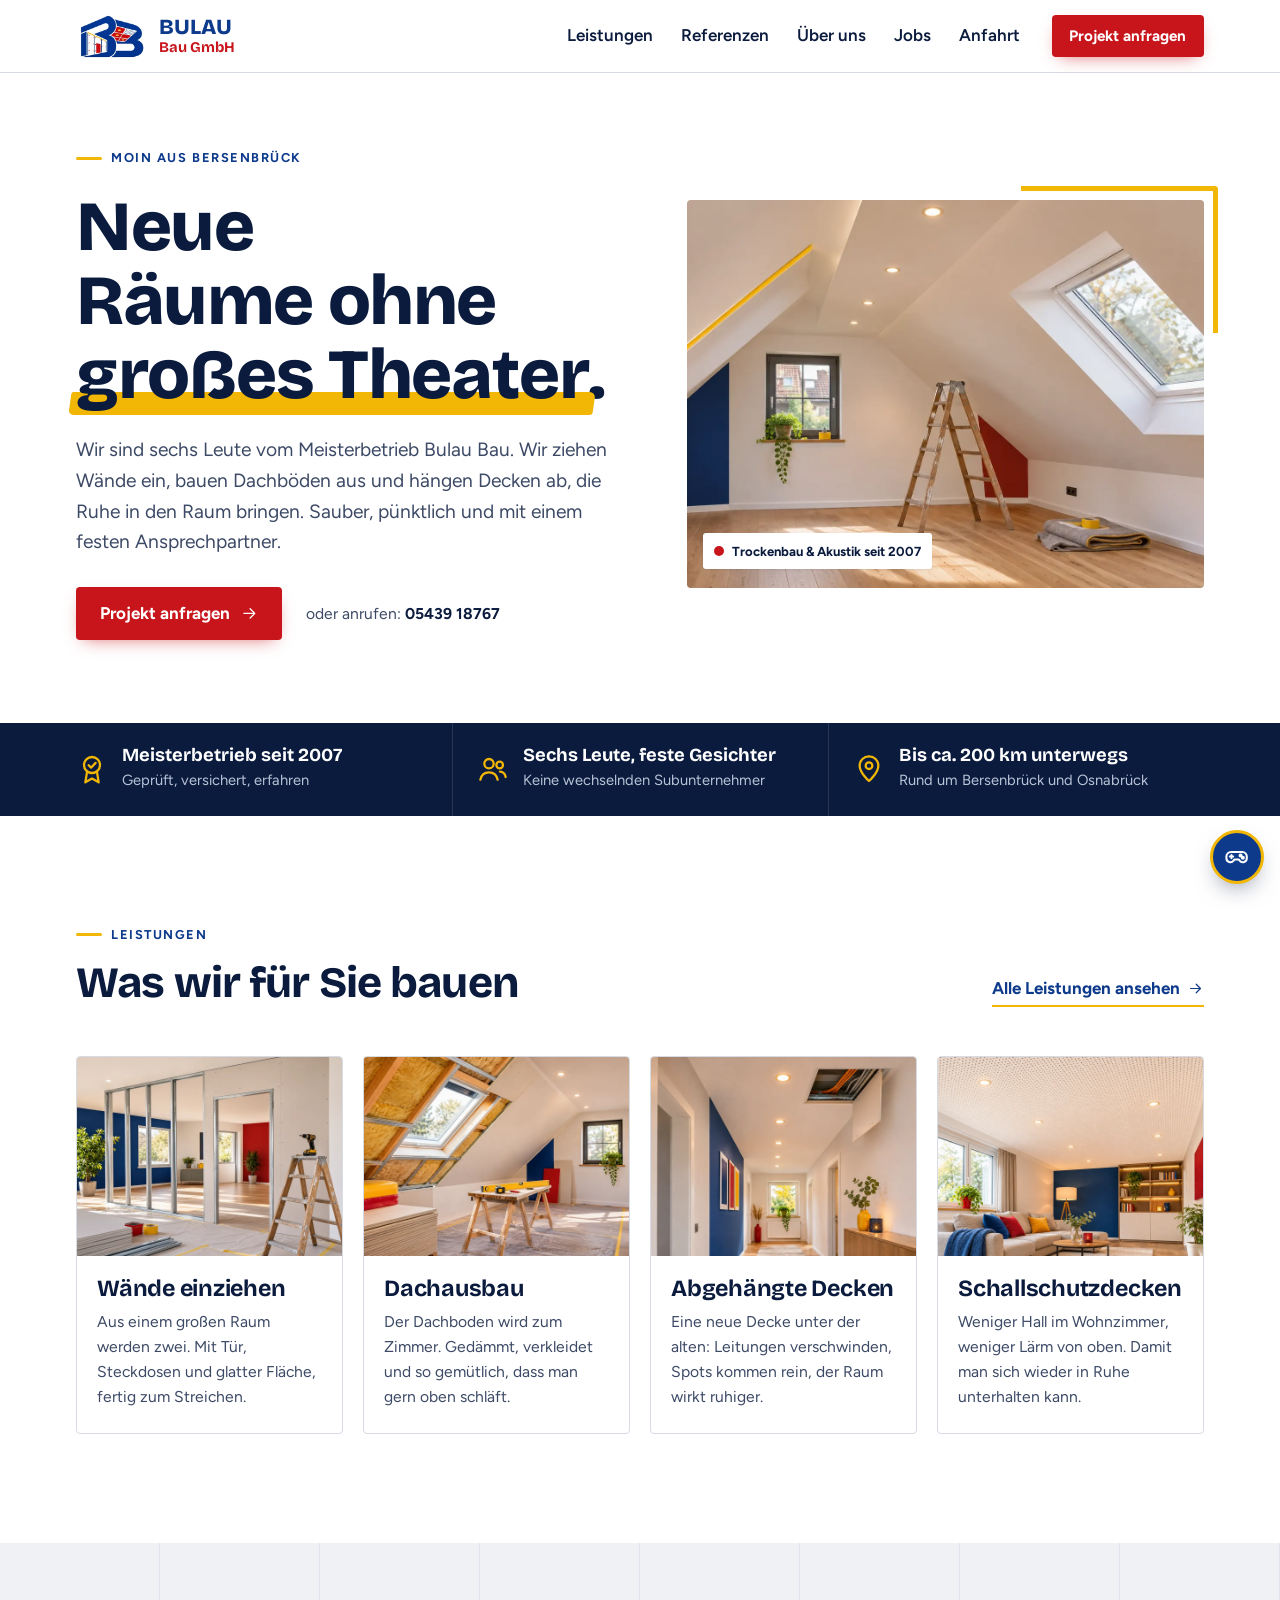
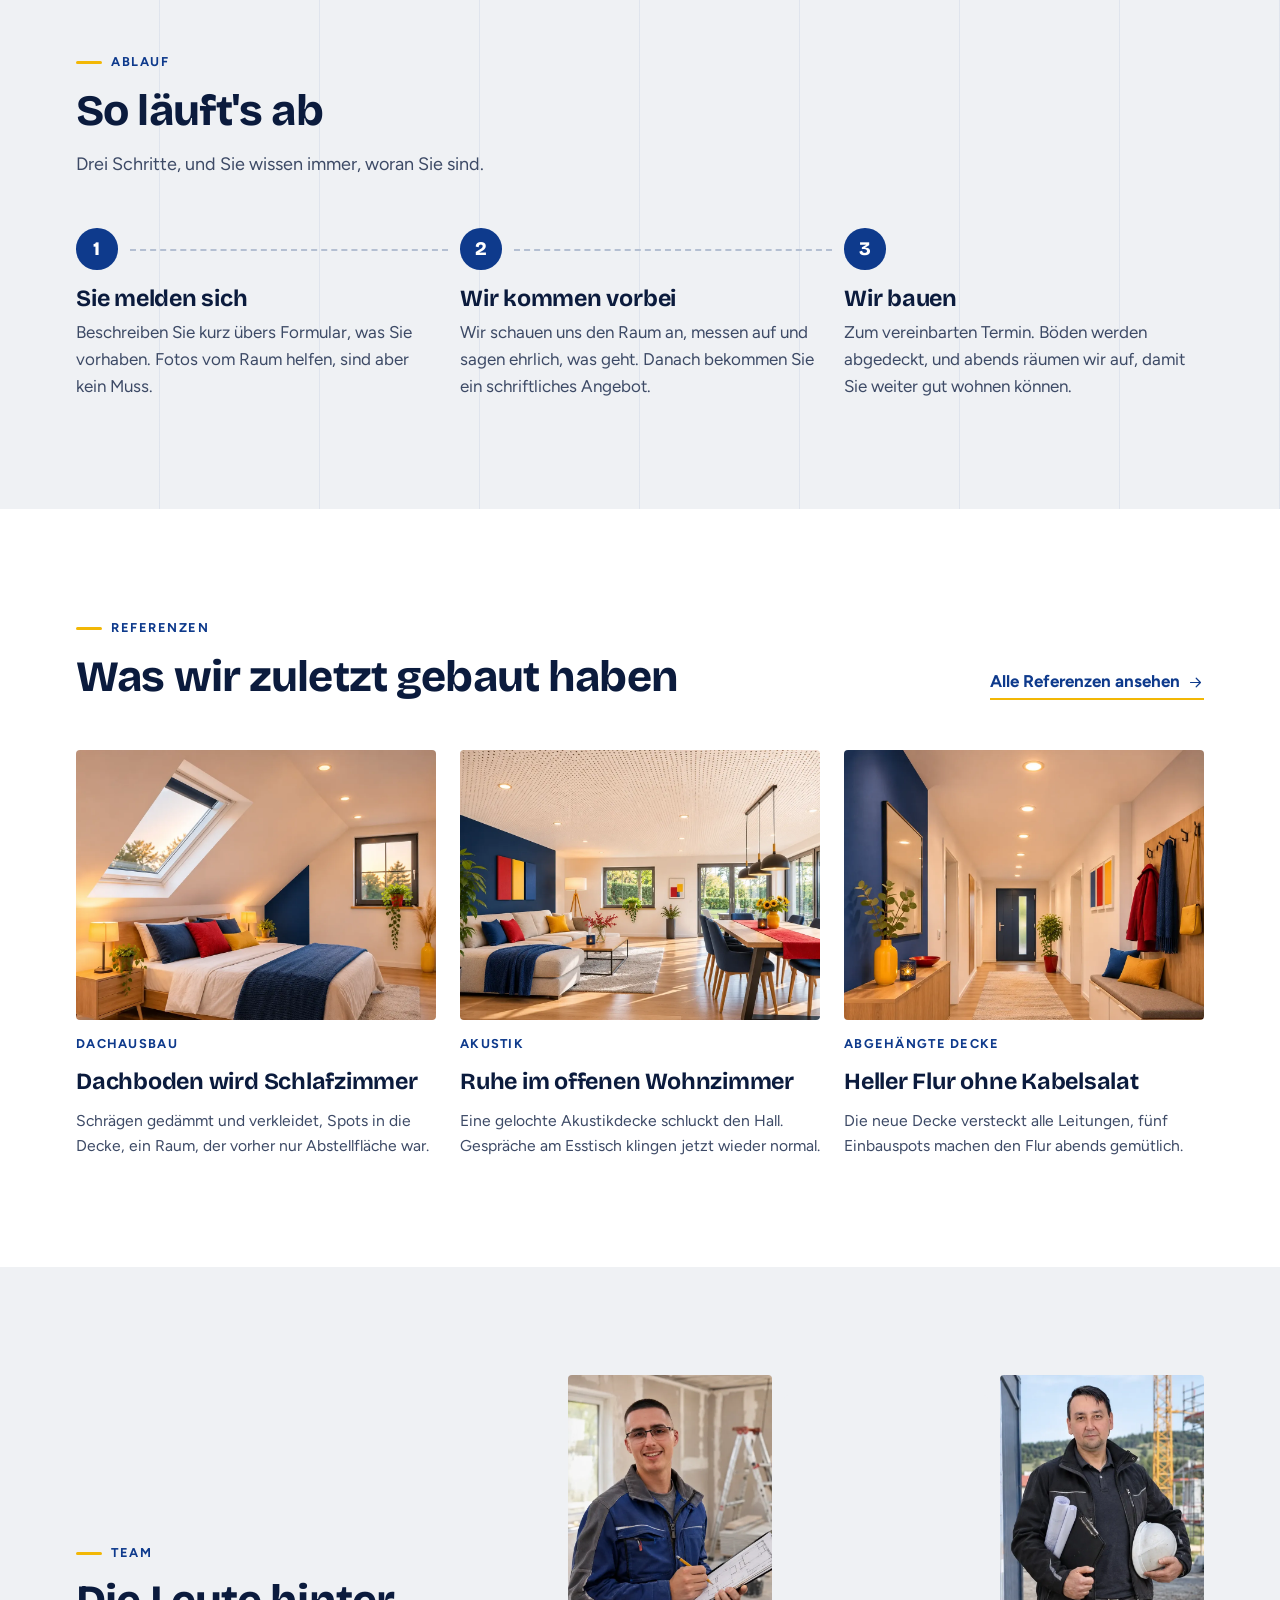
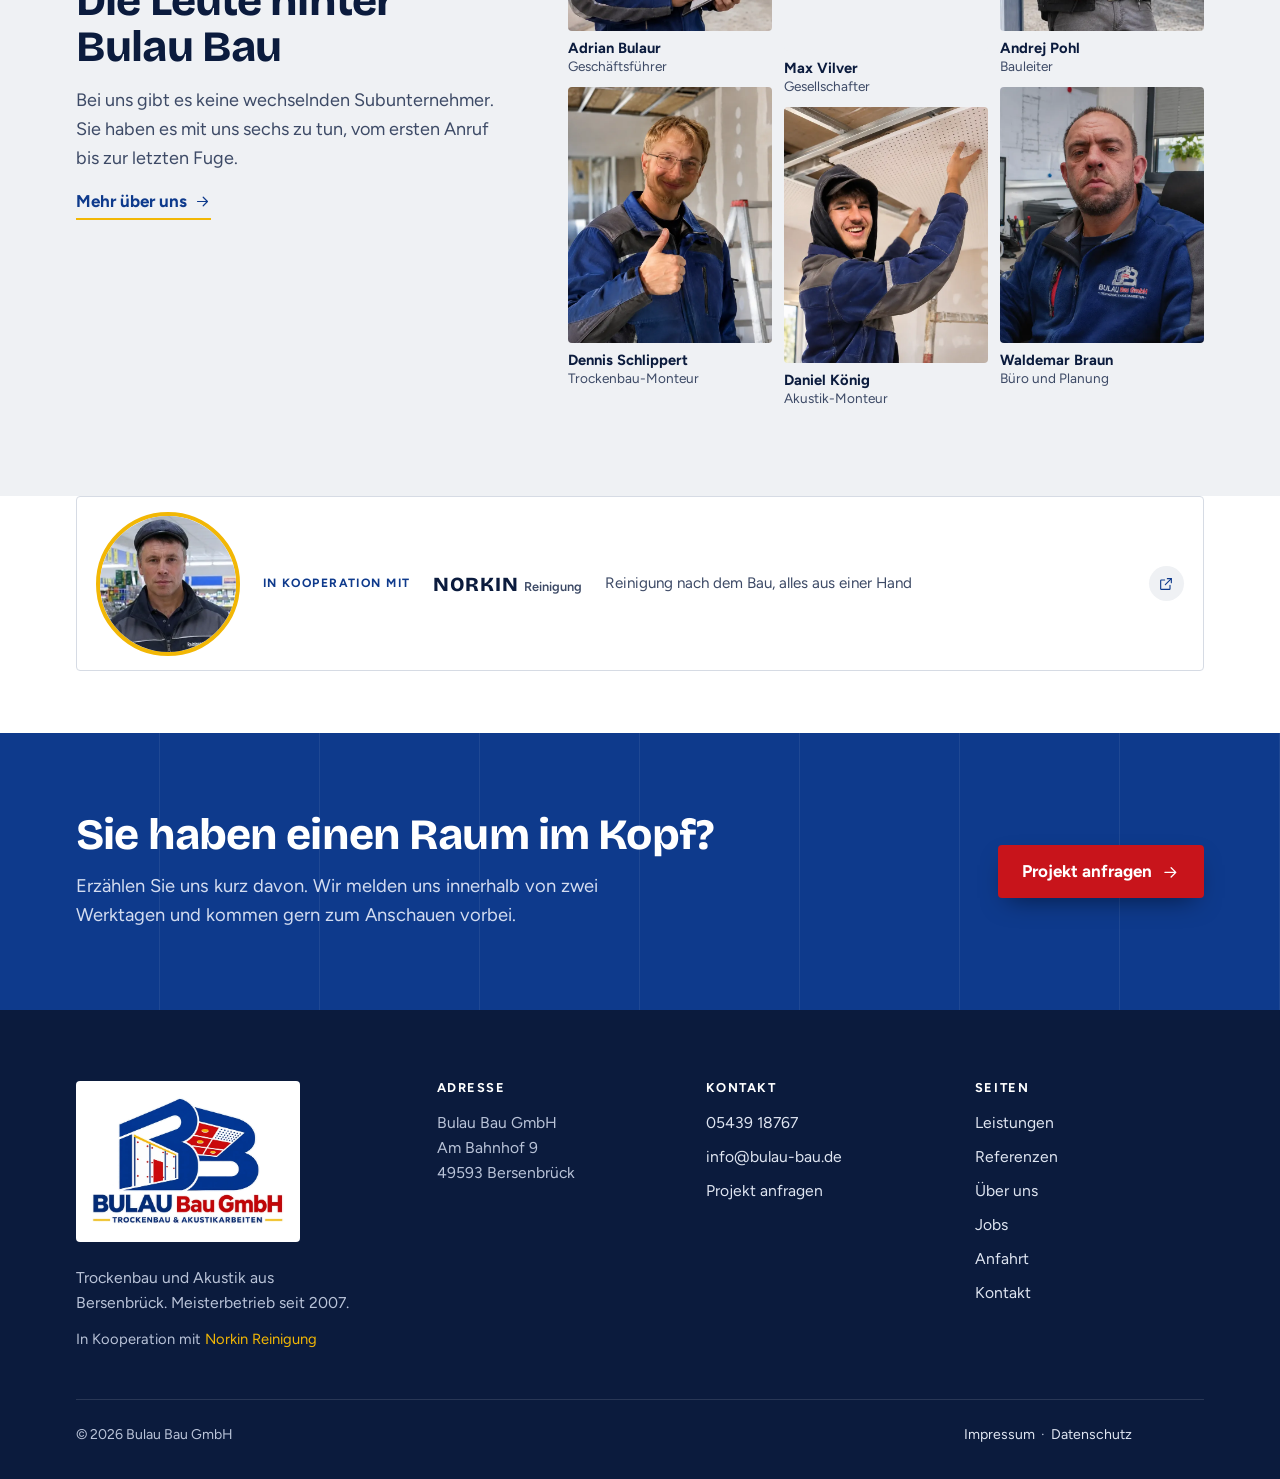
<file: index.html>
<!doctype html>
<html lang="de">
<head>
<meta charset="utf-8">
<meta name="viewport" content="width=device-width, initial-scale=1, viewport-fit=cover">
<title>Bulau Bau GmbH · Trockenbau und Akustik in Bersenbrück</title>
<meta name="description" content="Meisterbetrieb seit 2007: Wir ziehen Wände ein, bauen Dachböden aus und montieren abgehängte Decken und Schallschutzdecken. Bersenbrück und bis ca. 200 km.">
<meta name="robots" content="index,follow">
<link rel="canonical" href="https://www.bulau-bau.de/">
<meta name="theme-color" content="#0e3a8c">
<link rel="icon" href="assets/img/favicon.svg" type="image/svg+xml">
<link rel="preload" href="assets/img/logo-zeichen.webp" as="image">
<link rel="apple-touch-icon" href="assets/img/apple-touch-icon.png">
<meta property="og:type" content="website">
<meta property="og:locale" content="de_DE">
<meta property="og:site_name" content="Bulau Bau GmbH">
<meta property="og:title" content="Bulau Bau GmbH · Trockenbau und Akustik in Bersenbrück">
<meta property="og:description" content="Meisterbetrieb seit 2007: Wir ziehen Wände ein, bauen Dachböden aus und montieren abgehängte Decken und Schallschutzdecken. Bersenbrück und bis ca. 200 km.">
<meta property="og:url" content="https://www.bulau-bau.de/">
<meta property="og:image" content="https://www.bulau-bau.de/assets/img/og-bild.jpg">
<meta property="og:image:width" content="1200">
<meta property="og:image:height" content="630">
<meta property="og:image:alt" content="Bulau Bau GmbH, Trockenbau und Akustik aus Bersenbrück">
<meta name="twitter:card" content="summary_large_image">
<meta name="twitter:title" content="Bulau Bau GmbH · Trockenbau und Akustik in Bersenbrück">
<meta name="twitter:description" content="Meisterbetrieb seit 2007: Wir ziehen Wände ein, bauen Dachböden aus und montieren abgehängte Decken und Schallschutzdecken. Bersenbrück und bis ca. 200 km.">
<meta name="twitter:image" content="https://www.bulau-bau.de/assets/img/og-bild.jpg">
<link rel="preload" href="assets/fonts/bricolage-grotesque.woff2" as="font" type="font/woff2" crossorigin>
<link rel="preload" href="assets/fonts/figtree.woff2" as="font" type="font/woff2" crossorigin>
<link rel="stylesheet" href="assets/css/style.css?v=f59fbd8a">
<script type="application/ld+json">{"@context": "https://schema.org", "@graph": [{"@type": "GeneralContractor", "@id": "https://www.bulau-bau.de/#firma", "name": "Bulau Bau GmbH", "description": "Meisterbetrieb für Trockenbau und Akustikarbeiten aus Bersenbrück: Wände einziehen, Dachausbau, abgehängte Decken und Schallschutzdecken.", "url": "https://www.bulau-bau.de/", "logo": "https://www.bulau-bau.de/assets/img/logo-bulau-bau.webp", "image": "https://www.bulau-bau.de/assets/img/og-bild.jpg", "telephone": "+49 5439 18767", "email": "info@bulau-bau.de", "address": {"@type": "PostalAddress", "streetAddress": "Am Bahnhof 9", "postalCode": "49593", "addressLocality": "Bersenbrück", "addressRegion": "Niedersachsen", "addressCountry": "DE"}, "hasMap": "https://www.google.com/maps/search/?api=1&query=Am+Bahnhof+9%2C+49593+Bersenbr%C3%BCck%2C+Deutschland", "areaServed": "Bersenbrück und Umgebung bis ca. 200 km, unter anderem Osnabrück, Oldenburg, Bremen, Münster und Bielefeld", "foundingDate": "2007", "numberOfEmployees": {"@type": "QuantitativeValue", "value": 6}, "founder": {"@type": "Person", "name": "Adrian Bulaur"}, "knowsAbout": ["Trockenbau", "Akustikdecken", "Dachausbau", "Abgehängte Decken", "Schallschutz"]}, {"@type": "WebSite", "@id": "https://www.bulau-bau.de/#website", "url": "https://www.bulau-bau.de/", "name": "Bulau Bau GmbH", "inLanguage": "de-DE", "publisher": {"@id": "https://www.bulau-bau.de/#firma"}}, {"@type": "WebPage", "@id": "https://www.bulau-bau.de/#seite", "url": "https://www.bulau-bau.de/", "name": "Bulau Bau GmbH · Trockenbau und Akustik in Bersenbrück", "description": "Startseite der Bulau Bau GmbH", "inLanguage": "de-DE", "about": {"@id": "https://www.bulau-bau.de/#firma"}}]}</script>
</head>
<body>
<a class="skip" href="#inhalt">Zum Inhalt springen</a>
<header class="header">
  <div class="wrap header__innen">
    <a class="logo" href="./" aria-label="Zur Startseite"><img class="logo__zeichen" src="assets/img/logo-zeichen.webp" alt="" width="240" height="146"><span class="logo__text"><span class="logo__name">BULAU</span><span class="logo__zusatz">Bau GmbH</span></span></a>
    <button class="nav__schalter" type="button" aria-expanded="false" aria-controls="hauptnav"><svg width="24" height="24" viewBox="0 0 24 24" fill="none" stroke="currentColor" stroke-width="1.7" stroke-linecap="round" stroke-linejoin="round" aria-hidden="true" focusable="false"><path d="M4 7h16M4 12h16M4 17h16"/></svg>Menü</button>
    <nav class="nav" id="hauptnav" aria-label="Hauptmenü">
      <ul class="nav__liste"><li><a href="leistungen">Leistungen</a></li><li><a href="referenzen">Referenzen</a></li><li><a href="ueber-uns">Über uns</a></li><li><a href="jobs">Jobs</a></li><li><a href="anfahrt">Anfahrt</a></li></ul>
      <a class="knopf knopf--klein" href="kontakt">Projekt anfragen</a>
    </nav>
  </div>
</header>
<main id="inhalt">
<section class="hero">
  <div class="wrap hero__raster">
    <div class="hero__text">
      <span class="dachzeile">Moin aus Bersenbrück</span>
      <h1>Neue Räume ohne <span class="strich">großes Theater</span>.</h1>
      <p class="hero__lead">Wir sind sechs Leute vom Meisterbetrieb Bulau Bau. Wir ziehen Wände ein, bauen Dachböden aus und hängen Decken ab, die Ruhe in den Raum bringen. Sauber, pünktlich und mit einem festen Ansprechpartner.</p>
      <div class="hero__aktion">
        <a class="knopf" href="kontakt">Projekt anfragen <svg width="24" height="24" viewBox="0 0 24 24" fill="none" stroke="currentColor" stroke-width="1.7" stroke-linecap="round" stroke-linejoin="round" aria-hidden="true" focusable="false"><path d="M5 12h14M13 6l6 6-6 6"/></svg></a>
        <span class="hero__tel">oder anrufen: <a href="tel:+49543918767">05439 18767</a></span>
      </div>
    </div>
    <div class="hero__bild">
      <div class="bildrahmen r-4x3"><img src="assets/img/dachgeschoss-fertig.webp" alt="Frisch ausgebautes, leeres Dachgeschoss mit großem Dachfenster, Einbauspots, Holzboden, einer Malerleiter und je einer blauen und roten Wandfläche" width="1600" height="900" decoding="async" fetchpriority="high" style="object-position:62% 50%"></div>
      <span class="hero__masz">Trockenbau &amp; Akustik seit 2007</span>
    </div>
  </div>
</section>

<section class="leiste" aria-label="Kurz zu uns">
  <div class="wrap">
    <ul>
      <li><svg width="24" height="24" viewBox="0 0 24 24" fill="none" stroke="currentColor" stroke-width="1.7" stroke-linecap="round" stroke-linejoin="round" aria-hidden="true" focusable="false"><circle cx="12" cy="9" r="6"/><path d="M9.5 9.2l1.8 1.8 3.4-3.6"/><path d="M8.3 14 7 22l5-2.8 5 2.8-1.3-8"/></svg><div><strong>Meisterbetrieb seit 2007</strong><span>Geprüft, versichert, erfahren</span></div></li>
      <li><svg width="24" height="24" viewBox="0 0 24 24" fill="none" stroke="currentColor" stroke-width="1.7" stroke-linecap="round" stroke-linejoin="round" aria-hidden="true" focusable="false"><circle cx="9" cy="8" r="3.5"/><path d="M2.5 20c.8-3.6 3.4-5.5 6.5-5.5s5.7 1.9 6.5 5.5"/><circle cx="17" cy="9" r="2.5"/><path d="M17.2 14c2.2.1 3.8 1.6 4.3 4"/></svg><div><strong>Sechs Leute, feste Gesichter</strong><span>Keine wechselnden Subunternehmer</span></div></li>
      <li><svg width="24" height="24" viewBox="0 0 24 24" fill="none" stroke="currentColor" stroke-width="1.7" stroke-linecap="round" stroke-linejoin="round" aria-hidden="true" focusable="false"><path d="M12 21s-7-6.2-7-11.5A7 7 0 0 1 19 9.5C19 14.8 12 21 12 21z"/><circle cx="12" cy="9.5" r="2.5"/></svg><div><strong>Bis ca. 200 km unterwegs</strong><span>Rund um Bersenbrück und Osnabrück</span></div></li>
    </ul>
  </div>
</section>

<section class="sektion" aria-labelledby="leistungen-titel">
  <div class="wrap">
    <div class="kopf-zeile">
      <div class="kopf">
        <span class="dachzeile">Leistungen</span>
        <h2 id="leistungen-titel">Was wir für Sie bauen</h2>
      </div>
      <a class="mehr" href="leistungen">Alle Leistungen ansehen <svg width="24" height="24" viewBox="0 0 24 24" fill="none" stroke="currentColor" stroke-width="1.7" stroke-linecap="round" stroke-linejoin="round" aria-hidden="true" focusable="false"><path d="M5 12h14M13 6l6 6-6 6"/></svg></a>
    </div>
    <div class="kacheln"><a class="kachel einblenden" href="leistungen#waende"><div class="bildrahmen r-4x3"><img src="assets/img/staenderwand-rohbau.webp" alt="Neue Trennwand im Bau: links offene Metallständer, rechts schon mit Gipskarton beplankt, mit Türöffnung und Leiter davor" width="1200" height="900" decoding="async" loading="lazy"></div><div class="kachel__text"><h3>Wände einziehen</h3><p>Aus einem großen Raum werden zwei. Mit Tür, Steckdosen und glatter Fläche, fertig zum Streichen.</p></div></a><a class="kachel einblenden" href="leistungen#dachausbau"><div class="bildrahmen r-4x3"><img src="assets/img/dachausbau-daemmung.webp" alt="Dachgeschoss im Ausbau: gelbe Dämmung zwischen den Sparren, darunter Metallprofile, rechts schon mit Gipskarton verkleidet, in der Mitte ein Arbeitsbock mit Wasserwaage" width="1200" height="900" decoding="async" loading="lazy"></div><div class="kachel__text"><h3>Dachausbau</h3><p>Der Dachboden wird zum Zimmer. Gedämmt, verkleidet und so gemütlich, dass man gern oben schläft.</p></div></a><a class="kachel einblenden" href="leistungen#decken"><div class="bildrahmen r-4x3"><img src="assets/img/flur-revisionsklappe.webp" alt="Flur mit neuer abgehängter Decke und Einbauspots, eine geöffnete Revisionsklappe zeigt die Kabel und Rohre darüber" width="1200" height="900" decoding="async" loading="lazy"></div><div class="kachel__text"><h3>Abgehängte Decken</h3><p>Eine neue Decke unter der alten: Leitungen verschwinden, Spots kommen rein, der Raum wirkt ruhiger.</p></div></a><a class="kachel einblenden" href="leistungen#schallschutz"><div class="bildrahmen r-4x3"><img src="assets/img/akustikdecke-wohnzimmer.webp" alt="Wohnzimmer mit fein gelochter weißer Akustikdecke und Einbauspots, darunter Sofa mit bunten Kissen, Stehlampe und beleuchtetes Regal" width="1200" height="900" decoding="async" loading="lazy"></div><div class="kachel__text"><h3>Schallschutzdecken</h3><p>Weniger Hall im Wohnzimmer, weniger Lärm von oben. Damit man sich wieder in Ruhe unterhalten kann.</p></div></a></div>
  </div>
</section>

<section class="sektion sektion--staender" aria-labelledby="ablauf-titel">
  <div class="wrap">
    <div class="kopf">
      <span class="dachzeile">Ablauf</span>
      <h2 id="ablauf-titel">So läuft's ab</h2>
      <p>Drei Schritte, und Sie wissen immer, woran Sie sind.</p>
    </div>
    <ol class="schritte">
      <li class="schritt einblenden"><h3>Sie melden sich</h3><p>Beschreiben Sie kurz übers Formular, was Sie vorhaben. Fotos vom Raum helfen, sind aber kein Muss.</p></li>
      <li class="schritt einblenden"><h3>Wir kommen vorbei</h3><p>Wir schauen uns den Raum an, messen auf und sagen ehrlich, was geht. Danach bekommen Sie ein schriftliches Angebot.</p></li>
      <li class="schritt einblenden"><h3>Wir bauen</h3><p>Zum vereinbarten Termin. Böden werden abgedeckt, und abends räumen wir auf, damit Sie weiter gut wohnen können.</p></li>
    </ol>
  </div>
</section>

<section class="sektion" aria-labelledby="refs-titel">
  <div class="wrap">
    <div class="kopf-zeile">
      <div class="kopf">
        <span class="dachzeile">Referenzen</span>
        <h2 id="refs-titel">Was wir zuletzt gebaut haben</h2>
      </div>
      <a class="mehr" href="referenzen">Alle Referenzen ansehen <svg width="24" height="24" viewBox="0 0 24 24" fill="none" stroke="currentColor" stroke-width="1.7" stroke-linecap="round" stroke-linejoin="round" aria-hidden="true" focusable="false"><path d="M5 12h14M13 6l6 6-6 6"/></svg></a>
    </div>
    <div class="refs refs--start"><article class="ref einblenden"><figure><div class="bildrahmen r-4x3"><img src="assets/img/dachschlafzimmer.webp" alt="Fertiges Schlafzimmer unter dem Dach mit großem Dachfenster, glatten weißen Schrägen, Einbauspots und Doppelbett im Abendlicht" width="1200" height="900" decoding="async" loading="lazy"></div></figure><span class="ref__art">Dachausbau</span><h3>Dachboden wird Schlafzimmer</h3><p>Schrägen gedämmt und verkleidet, Spots in die Decke, ein Raum, der vorher nur Abstellfläche war.</p></article><article class="ref einblenden"><figure><div class="bildrahmen r-4x3"><img src="assets/img/akustikdecke-wohn-essbereich.webp" alt="Offener Wohn- und Essbereich mit gelochter Akustikdecke, Sofa, Esstisch mit blauen Stühlen und großen Fenstern zum Garten" width="1200" height="900" decoding="async" loading="lazy"></div></figure><span class="ref__art">Akustik</span><h3>Ruhe im offenen Wohnzimmer</h3><p>Eine gelochte Akustikdecke schluckt den Hall. Gespräche am Esstisch klingen jetzt wieder normal.</p></article><article class="ref einblenden"><figure><div class="bildrahmen r-4x3"><img src="assets/img/flur-abgehaengte-decke.webp" alt="Langer Flur mit neuer abgehängter Decke, fünf warme Einbauspots führen zur dunkelblauen Haustür" width="1200" height="900" decoding="async" loading="lazy"></div></figure><span class="ref__art">Abgehängte Decke</span><h3>Heller Flur ohne Kabelsalat</h3><p>Die neue Decke versteckt alle Leitungen, fünf Einbauspots machen den Flur abends gemütlich.</p></article></div>
  </div>
</section>

<section class="sektion sektion--gips" aria-labelledby="team-titel">
  <div class="wrap team-vorschau">
    <div class="kopf">
      <span class="dachzeile">Team</span>
      <h2 id="team-titel">Die Leute hinter Bulau Bau</h2>
      <p>Bei uns gibt es keine wechselnden Subunternehmer. Sie haben es mit uns sechs zu tun, vom ersten Anruf bis zur letzten Fuge.</p>
      <a class="mehr" href="ueber-uns">Mehr über uns <svg width="24" height="24" viewBox="0 0 24 24" fill="none" stroke="currentColor" stroke-width="1.7" stroke-linecap="round" stroke-linejoin="round" aria-hidden="true" focusable="false"><path d="M5 12h14M13 6l6 6-6 6"/></svg></a>
    </div>
    <div class="gesichter einblenden"><figure><div class="bildrahmen r-4x5"><img src="assets/img/team-adrian-bulaur.webp" alt="Adrian Bulaur in blauer Arbeitsjacke mit Klemmbrett und Grundriss auf einer Baustelle" width="720" height="900" decoding="async" loading="lazy"></div><figcaption><strong>Adrian Bulaur</strong><span>Geschäftsführer</span></figcaption></figure><figure><div class="bildrahmen r-4x5"><img src="assets/img/team-max-vilver.webp" alt="Max Vilver im grauen T-Shirt auf einem Gerüst hebt eine gelochte Akustikplatte an die Decke" width="720" height="900" decoding="async" loading="lazy"></div><figcaption><strong>Max Vilver</strong><span>Gesellschafter</span></figcaption></figure><figure><div class="bildrahmen r-4x5"><img src="assets/img/team-andrej-pohl.webp" alt="Andrej Pohl in schwarzer Arbeitsjacke mit Bauplänen, Klemmbrett und weißem Helm vor einem Baucontainer, im Hintergrund ein Rohbau mit Gerüst und Kran" width="720" height="900" decoding="async" loading="lazy"></div><figcaption><strong>Andrej Pohl</strong><span>Bauleiter</span></figcaption></figure><figure><div class="bildrahmen r-4x5"><img src="assets/img/team-dennis-schlippert.webp" alt="Dennis Schlippert in blauer Arbeitsjacke hebt lächelnd den Daumen, hinter ihm eine verspachtelte Gipskartonwand und eine Leiter" width="720" height="900" decoding="async" loading="lazy"></div><figcaption><strong>Dennis Schlippert</strong><span>Trockenbau-Monteur</span></figcaption></figure><figure><div class="bildrahmen r-4x5"><img src="assets/img/team-daniel-koenig.webp" alt="Daniel König mit Kapuze und blauer Arbeitsjacke setzt lächelnd eine gelochte Akustikplatte ein" width="720" height="900" decoding="async" loading="lazy"></div><figcaption><strong>Daniel König</strong><span>Akustik-Monteur</span></figcaption></figure><figure><div class="bildrahmen r-4x5"><img src="assets/img/team-waldemar-braun.webp" alt="Waldemar Braun in blauer Fleecejacke mit Bulau-Bau-Logo am Schreibtisch, hinter ihm Baupläne an der Wand und ein Bildschirm" width="720" height="900" decoding="async" loading="lazy"></div><figcaption><strong>Waldemar Braun</strong><span>Büro und Planung</span></figcaption></figure></div>
  </div>
</section>

<section class="partner-sektion" aria-label="Kooperationspartner">
  <div class="wrap">
    <a class="partner einblenden" href="https://reinigung-norkin.de/" target="_blank" rel="noopener">
      <span class="partner__foto"><img src="assets/img/partner-norkin-mitarbeiter.webp" alt="Mitarbeiter der Norkin Reinigung GmbH in dunkelblauer Arbeitsjacke mit der Aufschrift Reinigungsdienst" width="400" height="400" loading="lazy" style="width:9rem;height:9rem;border-radius:50%;object-fit:cover"></span>
      <span class="partner__label">In Kooperation mit</span>
      <span class="partner__logo"><span class="partner__wort">NORKIN<small>Reinigung</small></span></span>
      <span class="partner__text">Reinigung nach dem Bau, alles aus einer Hand</span>
      <span class="partner__pfeil"><svg width="24" height="24" viewBox="0 0 24 24" fill="none" stroke="currentColor" stroke-width="1.7" stroke-linecap="round" stroke-linejoin="round" aria-hidden="true" focusable="false"><path d="M14 4h6v6"/><path d="M20 4l-9 9"/><path d="M18 14v5a1 1 0 0 1-1 1H5a1 1 0 0 1-1-1V7a1 1 0 0 1 1-1h5"/></svg></span>
    </a>
  </div>
</section>

<section class="aufruf" aria-labelledby="aufruf-titel">
  <div class="wrap einblenden">
    <div>
      <h2 id="aufruf-titel">Sie haben einen Raum im Kopf?</h2>
      <p>Erzählen Sie uns kurz davon. Wir melden uns innerhalb von zwei Werktagen und kommen gern zum Anschauen vorbei.</p>
    </div>
    <a class="knopf" href="kontakt">Projekt anfragen <svg width="24" height="24" viewBox="0 0 24 24" fill="none" stroke="currentColor" stroke-width="1.7" stroke-linecap="round" stroke-linejoin="round" aria-hidden="true" focusable="false"><path d="M5 12h14M13 6l6 6-6 6"/></svg></a>
  </div>
</section>
</main>
<footer class="footer">
  <div class="wrap">
    <div class="footer__raster">
      <div>
        <a class="footer__logo" href="./" aria-label="Zur Startseite"><img src="assets/img/logo-bulau-bau.webp" alt="Logo der Bulau Bau GmbH, Trockenbau und Akustikarbeiten" width="600" height="413" loading="lazy"></a>
        <p class="footer__satz">Trockenbau und Akustik aus Bersenbrück. Meisterbetrieb seit 2007.</p>
        <p class="footer__partner">In Kooperation mit <a href="https://reinigung-norkin.de/" target="_blank" rel="noopener">Norkin Reinigung</a></p>
      </div>
      <div>
        <h2>Adresse</h2>
        <address>Bulau Bau GmbH<br>Am Bahnhof 9<br>49593 Bersenbrück</address>
      </div>
      <div>
        <h2>Kontakt</h2>
        <ul>
          <li><a href="tel:+49543918767">05439 18767</a></li>
          <li><a href="mailto:info@bulau-bau.de">info@bulau-bau.de</a></li>
          <li><a href="kontakt">Projekt anfragen</a></li>
        </ul>
      </div>
      <div class="footer__seiten">
        <h2>Seiten</h2>
        <ul>
          <li><a href="leistungen">Leistungen</a></li>
          <li><a href="referenzen">Referenzen</a></li>
          <li><a href="ueber-uns">Über uns</a></li>
          <li><a href="jobs">Jobs</a></li>
          <li><a href="anfahrt">Anfahrt</a></li>
          <li><a href="kontakt">Kontakt</a></li>
        </ul>
      </div>
    </div>
    <div class="footer__unten">
      <span>© 2026 Bulau Bau GmbH</span>
      <span><a href="impressum">Impressum</a> &nbsp;·&nbsp; <a href="datenschutz">Datenschutz</a></span>
    </div>
  </div>
</footer>
<script src="assets/js/main.js?v=0d188734" defer></script>
<script src="assets/js/spiel.js?v=a398217e" defer></script>
</body>
</html>
</file>
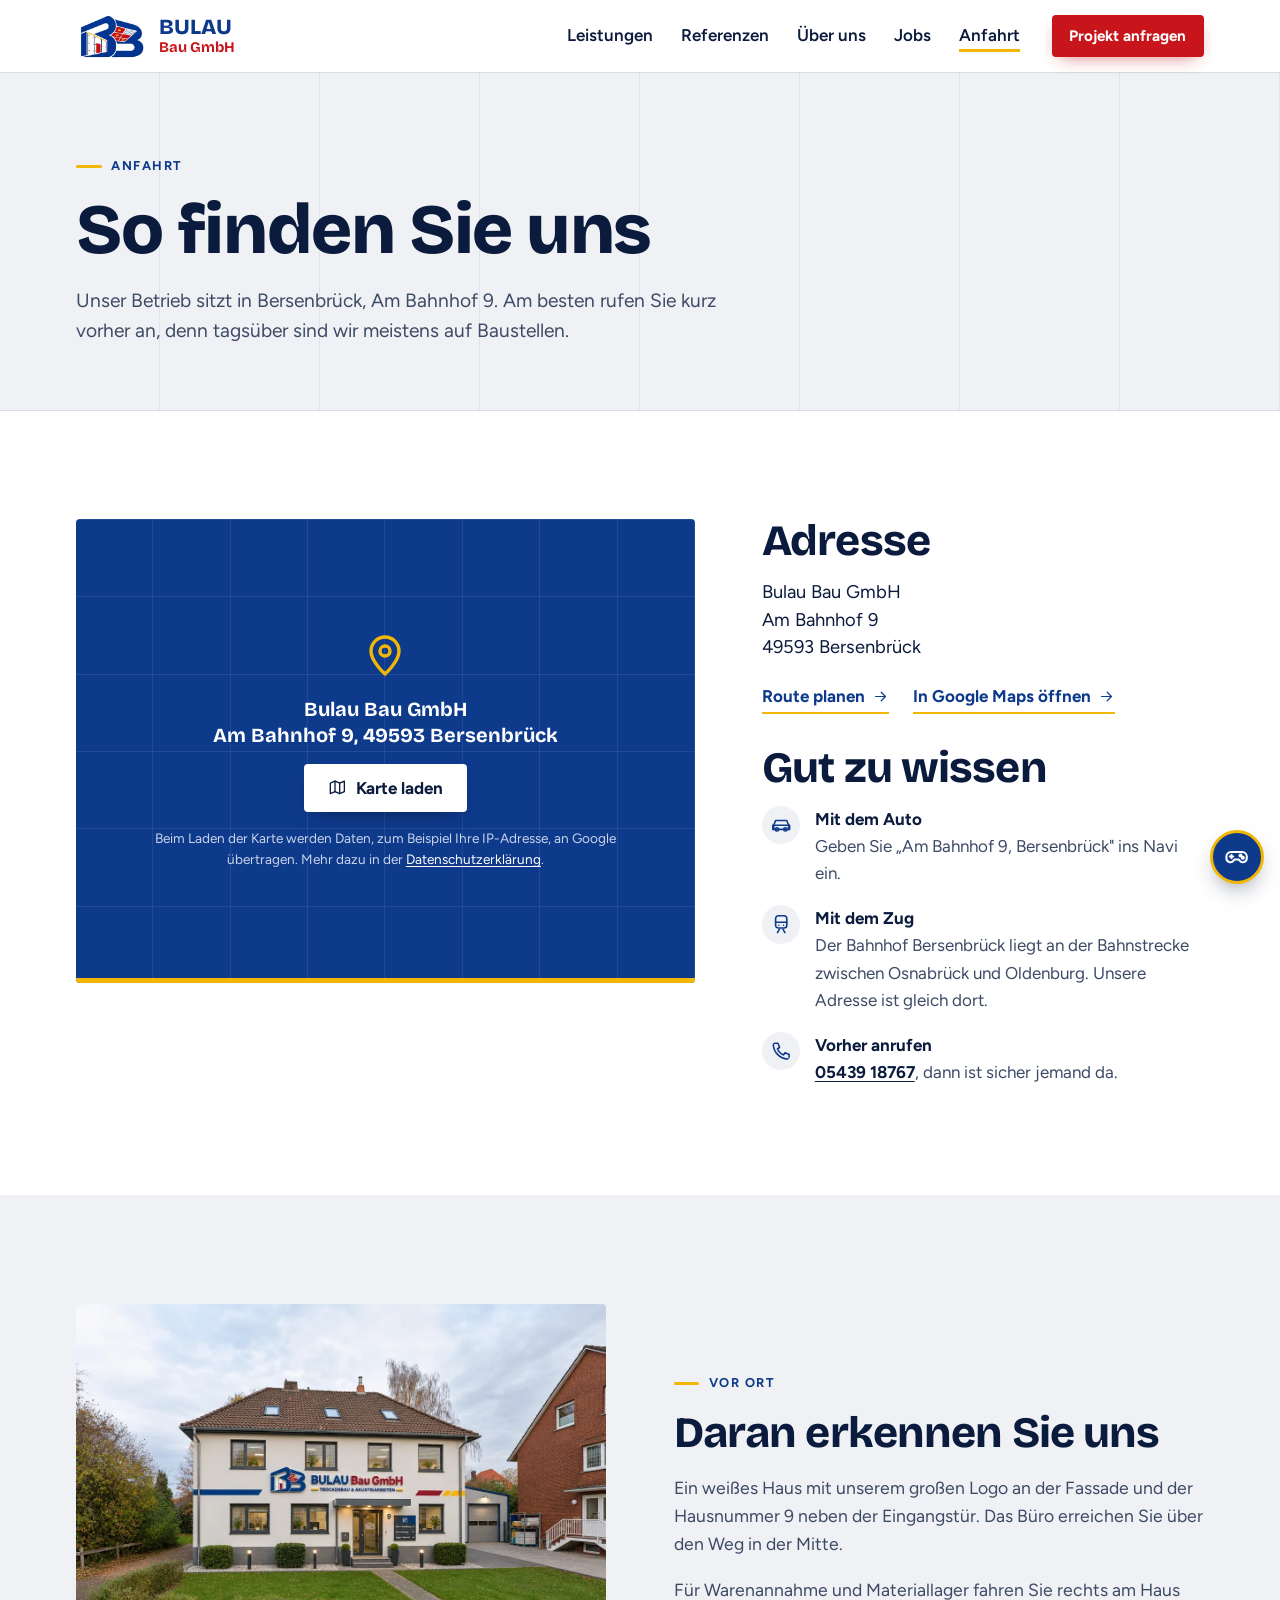
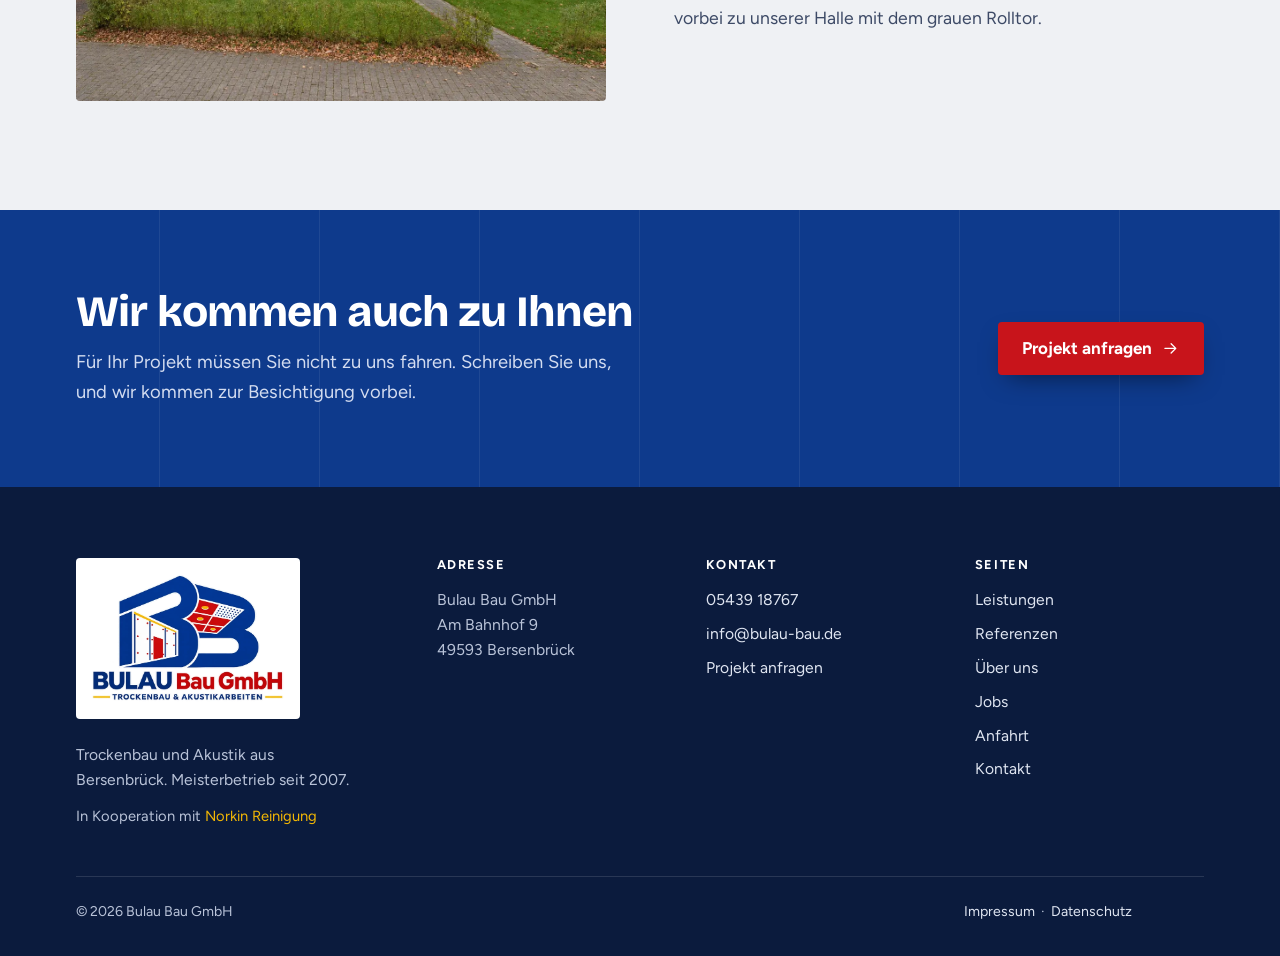
<file: anfahrt.html>
<!doctype html>
<html lang="de">
<head>
<meta charset="utf-8">
<meta name="viewport" content="width=device-width, initial-scale=1, viewport-fit=cover">
<title>Anfahrt: Am Bahnhof 9, Bersenbrück · Bulau Bau GmbH</title>
<meta name="description" content="So finden Sie die Bulau Bau GmbH: Am Bahnhof 9, 49593 Bersenbrück. Mit Karte, Routenplaner und Telefonnummer für Ihren Besuch.">
<meta name="robots" content="index,follow">
<link rel="canonical" href="https://www.bulau-bau.de/anfahrt">
<meta name="theme-color" content="#0e3a8c">
<link rel="icon" href="assets/img/favicon.svg" type="image/svg+xml">
<link rel="preload" href="assets/img/logo-zeichen.webp" as="image">
<link rel="apple-touch-icon" href="assets/img/apple-touch-icon.png">
<meta property="og:type" content="website">
<meta property="og:locale" content="de_DE">
<meta property="og:site_name" content="Bulau Bau GmbH">
<meta property="og:title" content="Anfahrt: Am Bahnhof 9, Bersenbrück · Bulau Bau GmbH">
<meta property="og:description" content="So finden Sie die Bulau Bau GmbH: Am Bahnhof 9, 49593 Bersenbrück. Mit Karte, Routenplaner und Telefonnummer für Ihren Besuch.">
<meta property="og:url" content="https://www.bulau-bau.de/anfahrt">
<meta property="og:image" content="https://www.bulau-bau.de/assets/img/og-bild.jpg">
<meta property="og:image:width" content="1200">
<meta property="og:image:height" content="630">
<meta property="og:image:alt" content="Bulau Bau GmbH, Trockenbau und Akustik aus Bersenbrück">
<meta name="twitter:card" content="summary_large_image">
<meta name="twitter:title" content="Anfahrt: Am Bahnhof 9, Bersenbrück · Bulau Bau GmbH">
<meta name="twitter:description" content="So finden Sie die Bulau Bau GmbH: Am Bahnhof 9, 49593 Bersenbrück. Mit Karte, Routenplaner und Telefonnummer für Ihren Besuch.">
<meta name="twitter:image" content="https://www.bulau-bau.de/assets/img/og-bild.jpg">
<link rel="preload" href="assets/fonts/bricolage-grotesque.woff2" as="font" type="font/woff2" crossorigin>
<link rel="preload" href="assets/fonts/figtree.woff2" as="font" type="font/woff2" crossorigin>
<link rel="stylesheet" href="assets/css/style.css?v=f59fbd8a">
<script type="application/ld+json">{"@context": "https://schema.org", "@graph": [{"@type": "GeneralContractor", "@id": "https://www.bulau-bau.de/#firma", "name": "Bulau Bau GmbH", "description": "Meisterbetrieb für Trockenbau und Akustikarbeiten aus Bersenbrück: Wände einziehen, Dachausbau, abgehängte Decken und Schallschutzdecken.", "url": "https://www.bulau-bau.de/", "logo": "https://www.bulau-bau.de/assets/img/logo-bulau-bau.webp", "image": "https://www.bulau-bau.de/assets/img/og-bild.jpg", "telephone": "+49 5439 18767", "email": "info@bulau-bau.de", "address": {"@type": "PostalAddress", "streetAddress": "Am Bahnhof 9", "postalCode": "49593", "addressLocality": "Bersenbrück", "addressRegion": "Niedersachsen", "addressCountry": "DE"}, "hasMap": "https://www.google.com/maps/search/?api=1&query=Am+Bahnhof+9%2C+49593+Bersenbr%C3%BCck%2C+Deutschland", "areaServed": "Bersenbrück und Umgebung bis ca. 200 km, unter anderem Osnabrück, Oldenburg, Bremen, Münster und Bielefeld", "foundingDate": "2007", "numberOfEmployees": {"@type": "QuantitativeValue", "value": 6}, "founder": {"@type": "Person", "name": "Adrian Bulaur"}, "knowsAbout": ["Trockenbau", "Akustikdecken", "Dachausbau", "Abgehängte Decken", "Schallschutz"]}, {"@type": "WebPage", "@id": "https://www.bulau-bau.de/anfahrt#seite", "url": "https://www.bulau-bau.de/anfahrt", "name": "Anfahrt", "description": "Anfahrt zur Bulau Bau GmbH in Bersenbrück", "inLanguage": "de-DE", "about": {"@id": "https://www.bulau-bau.de/#firma"}}, {"@type": "BreadcrumbList", "itemListElement": [{"@type": "ListItem", "position": 1, "name": "Startseite", "item": "https://www.bulau-bau.de/"}, {"@type": "ListItem", "position": 2, "name": "Anfahrt", "item": "https://www.bulau-bau.de/anfahrt"}]}]}</script>
</head>
<body>
<a class="skip" href="#inhalt">Zum Inhalt springen</a>
<header class="header">
  <div class="wrap header__innen">
    <a class="logo" href="./" aria-label="Zur Startseite"><img class="logo__zeichen" src="assets/img/logo-zeichen.webp" alt="" width="240" height="146"><span class="logo__text"><span class="logo__name">BULAU</span><span class="logo__zusatz">Bau GmbH</span></span></a>
    <button class="nav__schalter" type="button" aria-expanded="false" aria-controls="hauptnav"><svg width="24" height="24" viewBox="0 0 24 24" fill="none" stroke="currentColor" stroke-width="1.7" stroke-linecap="round" stroke-linejoin="round" aria-hidden="true" focusable="false"><path d="M4 7h16M4 12h16M4 17h16"/></svg>Menü</button>
    <nav class="nav" id="hauptnav" aria-label="Hauptmenü">
      <ul class="nav__liste"><li><a href="leistungen">Leistungen</a></li><li><a href="referenzen">Referenzen</a></li><li><a href="ueber-uns">Über uns</a></li><li><a href="jobs">Jobs</a></li><li><a href="anfahrt" aria-current="page">Anfahrt</a></li></ul>
      <a class="knopf knopf--klein" href="kontakt">Projekt anfragen</a>
    </nav>
  </div>
</header>
<main id="inhalt">
<section class="seitenkopf">
  <div class="wrap">
    <span class="dachzeile">Anfahrt</span>
    <h1>So finden Sie uns</h1>
    <p>Unser Betrieb sitzt in Bersenbrück, Am Bahnhof 9. Am besten rufen Sie kurz vorher an, denn tagsüber sind wir meistens auf Baustellen.</p>
  </div>
</section>

<section class="sektion" aria-label="Karte und Adresse">
  <div class="wrap anfahrt">
    <div class="maps einblenden" id="maps" data-src="https://www.google.com/maps?q=Am+Bahnhof+9,+49593+Bersenbr%C3%BCck,+Deutschland&amp;z=16&amp;output=embed">
      <div class="maps__hinweis">
        <svg width="24" height="24" viewBox="0 0 24 24" fill="none" stroke="currentColor" stroke-width="1.7" stroke-linecap="round" stroke-linejoin="round" aria-hidden="true" focusable="false"><path d="M12 21s-7-6.2-7-11.5A7 7 0 0 1 19 9.5C19 14.8 12 21 12 21z"/><circle cx="12" cy="9.5" r="2.5"/></svg>
        <p class="maps__adresse">Bulau Bau GmbH<br>Am Bahnhof 9, 49593 Bersenbrück</p>
        <button class="knopf knopf--hell" type="button" id="maps-laden"><svg width="24" height="24" viewBox="0 0 24 24" fill="none" stroke="currentColor" stroke-width="1.7" stroke-linecap="round" stroke-linejoin="round" aria-hidden="true" focusable="false"><path d="M9 4 3 6.5v13.5l6-2.5 6 2.5 6-2.5V4l-6 2.5z"/><path d="M9 4v13.5M15 6.5V20"/></svg> Karte laden</button>
        <p class="maps__klein">Beim Laden der Karte werden Daten, zum Beispiel Ihre IP-Adresse, an Google übertragen. Mehr dazu in der <a href="datenschutz#google-maps">Datenschutzerklärung</a>.</p>
      </div>
    </div>
    <aside class="direkt">
      <div class="direkt__block einblenden">
        <h2>Adresse</h2>
        <address class="anfahrt__adresse">Bulau Bau GmbH<br>Am Bahnhof 9<br>49593 Bersenbrück</address>
        <div class="anfahrt__links">
          <a class="mehr" href="https://www.google.com/maps/dir/?api=1&amp;destination=Am+Bahnhof+9%2C+49593+Bersenbr%C3%BCck%2C+Deutschland" target="_blank" rel="noopener">Route planen <svg width="24" height="24" viewBox="0 0 24 24" fill="none" stroke="currentColor" stroke-width="1.7" stroke-linecap="round" stroke-linejoin="round" aria-hidden="true" focusable="false"><path d="M5 12h14M13 6l6 6-6 6"/></svg></a>
          <a class="mehr" href="https://www.google.com/maps/search/?api=1&amp;query=Am+Bahnhof+9%2C+49593+Bersenbr%C3%BCck%2C+Deutschland" target="_blank" rel="noopener">In Google Maps öffnen <svg width="24" height="24" viewBox="0 0 24 24" fill="none" stroke="currentColor" stroke-width="1.7" stroke-linecap="round" stroke-linejoin="round" aria-hidden="true" focusable="false"><path d="M5 12h14M13 6l6 6-6 6"/></svg></a>
        </div>
      </div>
      <div class="direkt__block einblenden">
        <h2>Gut zu wissen</h2>
        <ul class="wege">
          <li><svg width="24" height="24" viewBox="0 0 24 24" fill="none" stroke="currentColor" stroke-width="1.7" stroke-linecap="round" stroke-linejoin="round" aria-hidden="true" focusable="false"><path d="M4 16.5V12l2-5h12l2 5v4.5"/><path d="M3 12h18v4.5H3z"/><circle cx="7.5" cy="16.5" r="1.8"/><circle cx="16.5" cy="16.5" r="1.8"/></svg><div><strong>Mit dem Auto</strong>Geben Sie „Am Bahnhof 9, Bersenbrück" ins Navi ein.</div></li>
          <li><svg width="24" height="24" viewBox="0 0 24 24" fill="none" stroke="currentColor" stroke-width="1.7" stroke-linecap="round" stroke-linejoin="round" aria-hidden="true" focusable="false"><rect x="6" y="3" width="12" height="13" rx="3"/><path d="M6 10h12M9.5 13.2h.01M14.5 13.2h.01M8 21l2-3.5M16 21l-2-3.5"/></svg><div><strong>Mit dem Zug</strong>Der Bahnhof Bersenbrück liegt an der Bahnstrecke zwischen Osnabrück und Oldenburg. Unsere Adresse ist gleich dort.</div></li>
          <li><svg width="24" height="24" viewBox="0 0 24 24" fill="none" stroke="currentColor" stroke-width="1.7" stroke-linecap="round" stroke-linejoin="round" aria-hidden="true" focusable="false"><path d="M5 3.5h3.5l1.8 4.5-2.3 1.4a11 11 0 0 0 6.6 6.6l1.4-2.3 4.5 1.8V19a1.5 1.5 0 0 1-1.6 1.5A16.5 16.5 0 0 1 3.5 5.1 1.5 1.5 0 0 1 5 3.5z"/></svg><div><strong>Vorher anrufen</strong><a href="tel:+49543918767">05439 18767</a>, dann ist sicher jemand da.</div></li>
        </ul>
      </div>
    </aside>
  </div>
</section>

<section class="sektion sektion--gips" aria-labelledby="vorort-titel">
  <div class="wrap zwei">
    <figure class="einblenden" style="margin:0"><div class="bildrahmen r-4x3"><img src="assets/img/firmengebaeude-am-bahnhof-9.webp" alt="Firmensitz der Bulau Bau GmbH: weißes zweistöckiges Haus mit großem Bulau-Bau-Logo an der Fassade, Hausnummer 9 neben dem Eingang, rechts eine Halle mit Rolltor" width="1200" height="900" decoding="async" loading="lazy"></div></figure>
    <div class="zwei__text einblenden">
      <span class="dachzeile">Vor Ort</span>
      <h2 id="vorort-titel">Daran erkennen Sie uns</h2>
      <p>Ein weißes Haus mit unserem großen Logo an der Fassade und der Hausnummer 9 neben der Eingangstür. Das Büro erreichen Sie über den Weg in der Mitte.</p>
      <p>Für Warenannahme und Materiallager fahren Sie rechts am Haus vorbei zu unserer Halle mit dem grauen Rolltor.</p>
    </div>
  </div>
</section>

<section class="aufruf" aria-labelledby="aufruf-titel">
  <div class="wrap einblenden">
    <div>
      <h2 id="aufruf-titel">Wir kommen auch zu Ihnen</h2>
      <p>Für Ihr Projekt müssen Sie nicht zu uns fahren. Schreiben Sie uns, und wir kommen zur Besichtigung vorbei.</p>
    </div>
    <a class="knopf" href="kontakt">Projekt anfragen <svg width="24" height="24" viewBox="0 0 24 24" fill="none" stroke="currentColor" stroke-width="1.7" stroke-linecap="round" stroke-linejoin="round" aria-hidden="true" focusable="false"><path d="M5 12h14M13 6l6 6-6 6"/></svg></a>
  </div>
</section>
</main>
<footer class="footer">
  <div class="wrap">
    <div class="footer__raster">
      <div>
        <a class="footer__logo" href="./" aria-label="Zur Startseite"><img src="assets/img/logo-bulau-bau.webp" alt="Logo der Bulau Bau GmbH, Trockenbau und Akustikarbeiten" width="600" height="413" loading="lazy"></a>
        <p class="footer__satz">Trockenbau und Akustik aus Bersenbrück. Meisterbetrieb seit 2007.</p>
        <p class="footer__partner">In Kooperation mit <a href="https://reinigung-norkin.de/" target="_blank" rel="noopener">Norkin Reinigung</a></p>
      </div>
      <div>
        <h2>Adresse</h2>
        <address>Bulau Bau GmbH<br>Am Bahnhof 9<br>49593 Bersenbrück</address>
      </div>
      <div>
        <h2>Kontakt</h2>
        <ul>
          <li><a href="tel:+49543918767">05439 18767</a></li>
          <li><a href="mailto:info@bulau-bau.de">info@bulau-bau.de</a></li>
          <li><a href="kontakt">Projekt anfragen</a></li>
        </ul>
      </div>
      <div class="footer__seiten">
        <h2>Seiten</h2>
        <ul>
          <li><a href="leistungen">Leistungen</a></li>
          <li><a href="referenzen">Referenzen</a></li>
          <li><a href="ueber-uns">Über uns</a></li>
          <li><a href="jobs">Jobs</a></li>
          <li><a href="anfahrt">Anfahrt</a></li>
          <li><a href="kontakt">Kontakt</a></li>
        </ul>
      </div>
    </div>
    <div class="footer__unten">
      <span>© 2026 Bulau Bau GmbH</span>
      <span><a href="impressum">Impressum</a> &nbsp;·&nbsp; <a href="datenschutz">Datenschutz</a></span>
    </div>
  </div>
</footer>
<script src="assets/js/main.js?v=0d188734" defer></script>
<script src="assets/js/spiel.js?v=a398217e" defer></script>
</body>
</html>
</file>
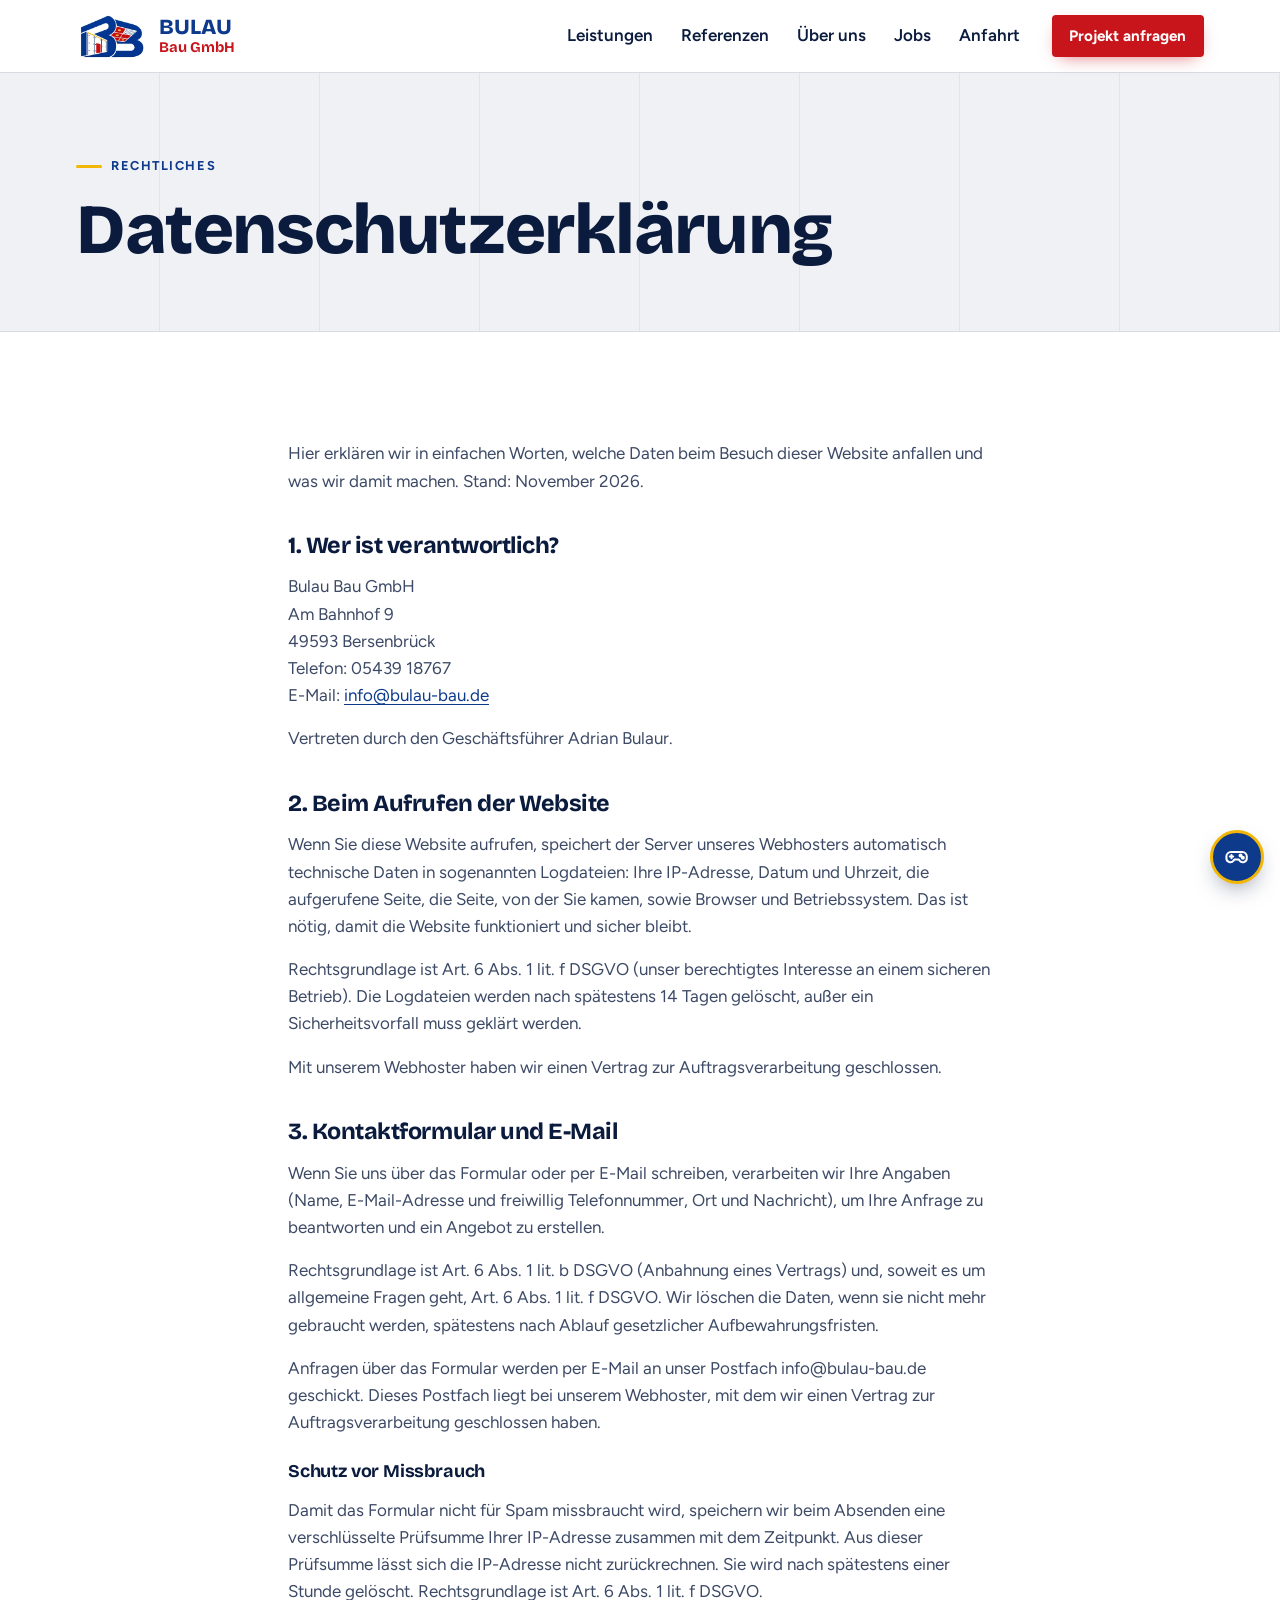
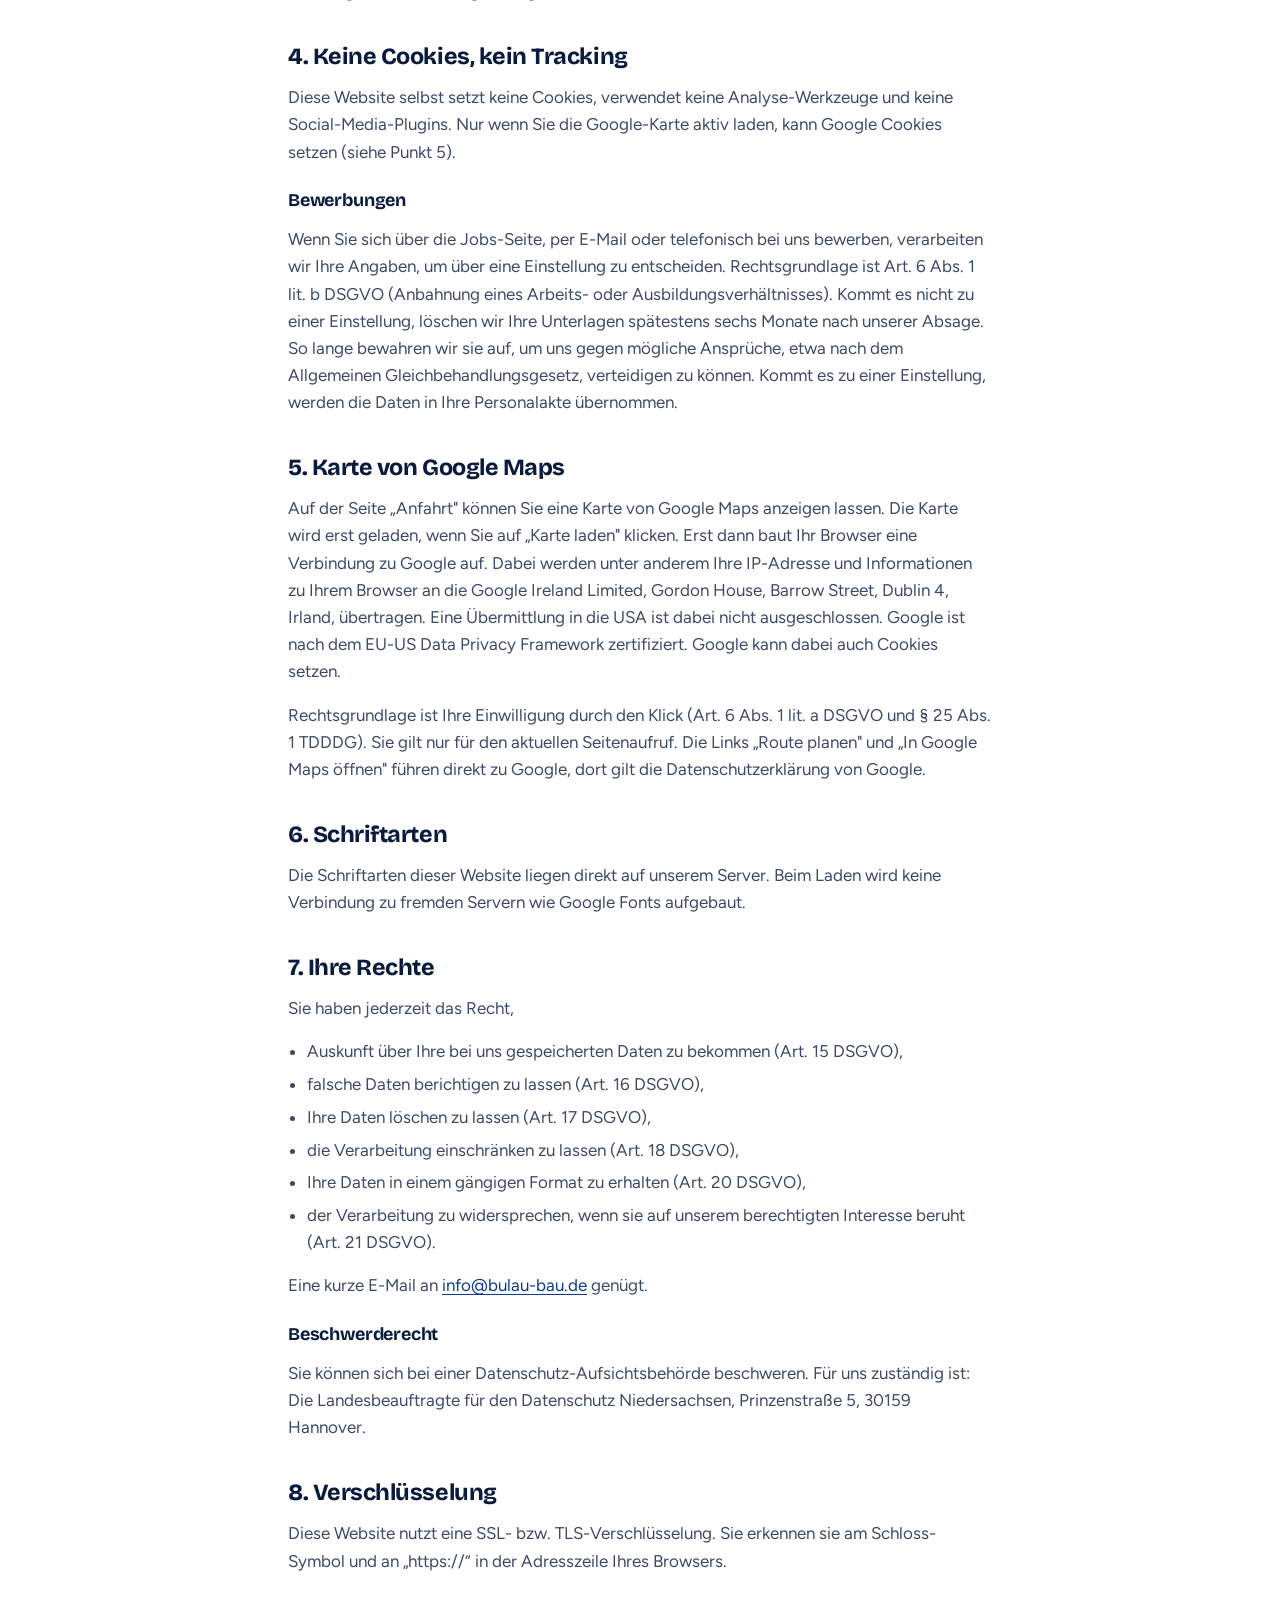
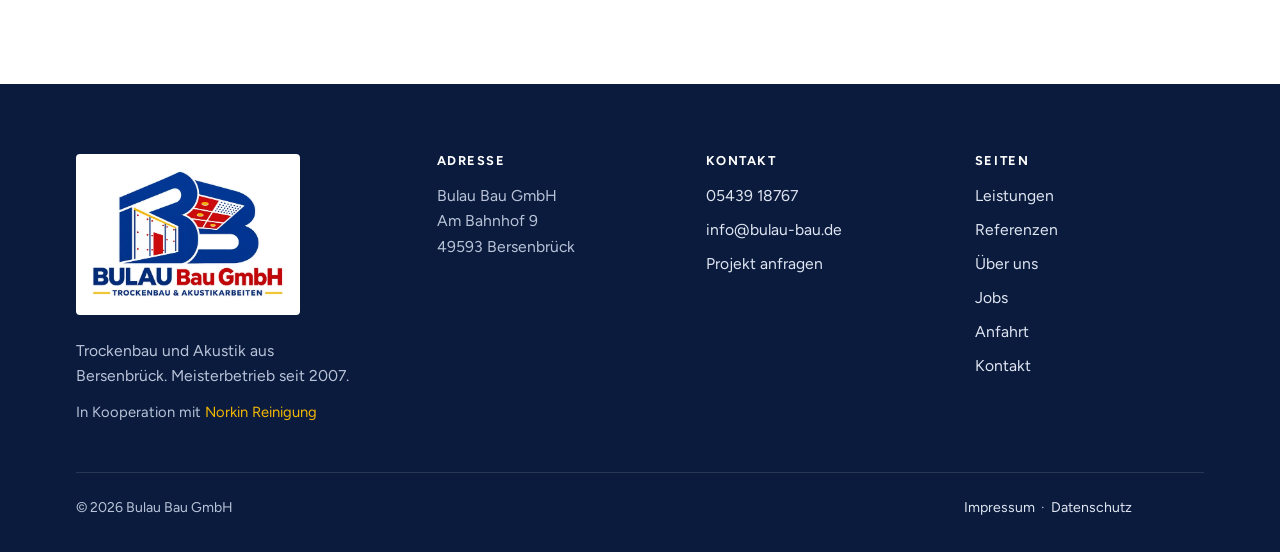
<file: datenschutz.html>
<!doctype html>
<html lang="de">
<head>
<meta charset="utf-8">
<meta name="viewport" content="width=device-width, initial-scale=1, viewport-fit=cover">
<title>Datenschutzerklärung · Bulau Bau GmbH</title>
<meta name="description" content="Datenschutzerklärung der Bulau Bau GmbH: welche Daten beim Besuch der Website und bei Anfragen über das Kontaktformular verarbeitet werden.">
<meta name="robots" content="noindex,follow">
<link rel="canonical" href="https://www.bulau-bau.de/datenschutz">
<meta name="theme-color" content="#0e3a8c">
<link rel="icon" href="assets/img/favicon.svg" type="image/svg+xml">
<link rel="preload" href="assets/img/logo-zeichen.webp" as="image">
<link rel="apple-touch-icon" href="assets/img/apple-touch-icon.png">
<meta property="og:type" content="website">
<meta property="og:locale" content="de_DE">
<meta property="og:site_name" content="Bulau Bau GmbH">
<meta property="og:title" content="Datenschutzerklärung · Bulau Bau GmbH">
<meta property="og:description" content="Datenschutzerklärung der Bulau Bau GmbH: welche Daten beim Besuch der Website und bei Anfragen über das Kontaktformular verarbeitet werden.">
<meta property="og:url" content="https://www.bulau-bau.de/datenschutz">
<meta property="og:image" content="https://www.bulau-bau.de/assets/img/og-bild.jpg">
<meta property="og:image:width" content="1200">
<meta property="og:image:height" content="630">
<meta property="og:image:alt" content="Bulau Bau GmbH, Trockenbau und Akustik aus Bersenbrück">
<meta name="twitter:card" content="summary_large_image">
<meta name="twitter:title" content="Datenschutzerklärung · Bulau Bau GmbH">
<meta name="twitter:description" content="Datenschutzerklärung der Bulau Bau GmbH: welche Daten beim Besuch der Website und bei Anfragen über das Kontaktformular verarbeitet werden.">
<meta name="twitter:image" content="https://www.bulau-bau.de/assets/img/og-bild.jpg">
<link rel="preload" href="assets/fonts/bricolage-grotesque.woff2" as="font" type="font/woff2" crossorigin>
<link rel="preload" href="assets/fonts/figtree.woff2" as="font" type="font/woff2" crossorigin>
<link rel="stylesheet" href="assets/css/style.css?v=f59fbd8a">
<script type="application/ld+json">{"@context": "https://schema.org", "@graph": [{"@type": "GeneralContractor", "@id": "https://www.bulau-bau.de/#firma", "name": "Bulau Bau GmbH", "description": "Meisterbetrieb für Trockenbau und Akustikarbeiten aus Bersenbrück: Wände einziehen, Dachausbau, abgehängte Decken und Schallschutzdecken.", "url": "https://www.bulau-bau.de/", "logo": "https://www.bulau-bau.de/assets/img/logo-bulau-bau.webp", "image": "https://www.bulau-bau.de/assets/img/og-bild.jpg", "telephone": "+49 5439 18767", "email": "info@bulau-bau.de", "address": {"@type": "PostalAddress", "streetAddress": "Am Bahnhof 9", "postalCode": "49593", "addressLocality": "Bersenbrück", "addressRegion": "Niedersachsen", "addressCountry": "DE"}, "hasMap": "https://www.google.com/maps/search/?api=1&query=Am+Bahnhof+9%2C+49593+Bersenbr%C3%BCck%2C+Deutschland", "areaServed": "Bersenbrück und Umgebung bis ca. 200 km, unter anderem Osnabrück, Oldenburg, Bremen, Münster und Bielefeld", "foundingDate": "2007", "numberOfEmployees": {"@type": "QuantitativeValue", "value": 6}, "founder": {"@type": "Person", "name": "Adrian Bulaur"}, "knowsAbout": ["Trockenbau", "Akustikdecken", "Dachausbau", "Abgehängte Decken", "Schallschutz"]}, {"@type": "WebPage", "@id": "https://www.bulau-bau.de/datenschutz#seite", "url": "https://www.bulau-bau.de/datenschutz", "name": "Datenschutzerklärung", "description": "Datenschutzerklärung der Bulau Bau GmbH", "inLanguage": "de-DE", "about": {"@id": "https://www.bulau-bau.de/#firma"}}]}</script>
</head>
<body>
<a class="skip" href="#inhalt">Zum Inhalt springen</a>
<header class="header">
  <div class="wrap header__innen">
    <a class="logo" href="./" aria-label="Zur Startseite"><img class="logo__zeichen" src="assets/img/logo-zeichen.webp" alt="" width="240" height="146"><span class="logo__text"><span class="logo__name">BULAU</span><span class="logo__zusatz">Bau GmbH</span></span></a>
    <button class="nav__schalter" type="button" aria-expanded="false" aria-controls="hauptnav"><svg width="24" height="24" viewBox="0 0 24 24" fill="none" stroke="currentColor" stroke-width="1.7" stroke-linecap="round" stroke-linejoin="round" aria-hidden="true" focusable="false"><path d="M4 7h16M4 12h16M4 17h16"/></svg>Menü</button>
    <nav class="nav" id="hauptnav" aria-label="Hauptmenü">
      <ul class="nav__liste"><li><a href="leistungen">Leistungen</a></li><li><a href="referenzen">Referenzen</a></li><li><a href="ueber-uns">Über uns</a></li><li><a href="jobs">Jobs</a></li><li><a href="anfahrt">Anfahrt</a></li></ul>
      <a class="knopf knopf--klein" href="kontakt">Projekt anfragen</a>
    </nav>
  </div>
</header>
<main id="inhalt">
<section class="seitenkopf">
  <div class="wrap">
    <span class="dachzeile">Rechtliches</span>
    <h1>Datenschutzerklärung</h1>
  </div>
</section>
<section class="sektion">
  <div class="wrap recht">
    <!-- HINWEIS: Standardtext. Bitte von einer Fachperson prüfen lassen und Angaben zum Webhoster ergänzen. -->
    <p>Hier erklären wir in einfachen Worten, welche Daten beim Besuch dieser Website anfallen und was wir damit machen. Stand: November 2026.</p>

    <h2>1. Wer ist verantwortlich?</h2>
    <address>Bulau Bau GmbH<br>Am Bahnhof 9<br>49593 Bersenbrück<br>Telefon: 05439 18767<br>E-Mail: <a href="mailto:info@bulau-bau.de">info@bulau-bau.de</a></address>
    <p>Vertreten durch den Geschäftsführer Adrian Bulaur.</p>

    <h2>2. Beim Aufrufen der Website</h2>
    <p>Wenn Sie diese Website aufrufen, speichert der Server unseres Webhosters automatisch technische Daten in sogenannten Logdateien: Ihre IP-Adresse, Datum und Uhrzeit, die aufgerufene Seite, die Seite, von der Sie kamen, sowie Browser und Betriebssystem. Das ist nötig, damit die Website funktioniert und sicher bleibt.</p>
    <p>Rechtsgrundlage ist Art. 6 Abs. 1 lit. f DSGVO (unser berechtigtes Interesse an einem sicheren Betrieb). Die Logdateien werden nach spätestens 14 Tagen gelöscht, außer ein Sicherheitsvorfall muss geklärt werden.</p>
    <p>Mit unserem Webhoster haben wir einen Vertrag zur Auftragsverarbeitung geschlossen.</p>

    <h2>3. Kontaktformular und E-Mail</h2>
    <p>Wenn Sie uns über das Formular oder per E-Mail schreiben, verarbeiten wir Ihre Angaben (Name, E-Mail-Adresse und freiwillig Telefonnummer, Ort und Nachricht), um Ihre Anfrage zu beantworten und ein Angebot zu erstellen.</p>
    <p>Rechtsgrundlage ist Art. 6 Abs. 1 lit. b DSGVO (Anbahnung eines Vertrags) und, soweit es um allgemeine Fragen geht, Art. 6 Abs. 1 lit. f DSGVO. Wir löschen die Daten, wenn sie nicht mehr gebraucht werden, spätestens nach Ablauf gesetzlicher Aufbewahrungsfristen.</p>
    <p>Anfragen über das Formular werden per E-Mail an unser Postfach info@bulau-bau.de geschickt. Dieses Postfach liegt bei unserem Webhoster, mit dem wir einen Vertrag zur Auftragsverarbeitung geschlossen haben.</p>
    <h3>Schutz vor Missbrauch</h3>
    <p>Damit das Formular nicht für Spam missbraucht wird, speichern wir beim Absenden eine verschlüsselte Prüfsumme Ihrer IP-Adresse zusammen mit dem Zeitpunkt. Aus dieser Prüfsumme lässt sich die IP-Adresse nicht zurückrechnen. Sie wird nach spätestens einer Stunde gelöscht. Rechtsgrundlage ist Art. 6 Abs. 1 lit. f DSGVO.</p>

    <h2>4. Keine Cookies, kein Tracking</h2>
    <p>Diese Website selbst setzt keine Cookies, verwendet keine Analyse-Werkzeuge und keine Social-Media-Plugins. Nur wenn Sie die Google-Karte aktiv laden, kann Google Cookies setzen (siehe Punkt 5).</p>

    <h3 id="bewerbungen">Bewerbungen</h3>
    <p>Wenn Sie sich über die Jobs-Seite, per E-Mail oder telefonisch bei uns bewerben, verarbeiten wir Ihre Angaben, um über eine Einstellung zu entscheiden. Rechtsgrundlage ist Art. 6 Abs. 1 lit. b DSGVO (Anbahnung eines Arbeits- oder Ausbildungsverhältnisses). Kommt es nicht zu einer Einstellung, löschen wir Ihre Unterlagen spätestens sechs Monate nach unserer Absage. So lange bewahren wir sie auf, um uns gegen mögliche Ansprüche, etwa nach dem Allgemeinen Gleichbehandlungsgesetz, verteidigen zu können. Kommt es zu einer Einstellung, werden die Daten in Ihre Personalakte übernommen.</p>

    <h2 id="google-maps">5. Karte von Google Maps</h2>
    <p>Auf der Seite „Anfahrt" können Sie eine Karte von Google Maps anzeigen lassen. Die Karte wird erst geladen, wenn Sie auf „Karte laden" klicken. Erst dann baut Ihr Browser eine Verbindung zu Google auf. Dabei werden unter anderem Ihre IP-Adresse und Informationen zu Ihrem Browser an die Google Ireland Limited, Gordon House, Barrow Street, Dublin 4, Irland, übertragen. Eine Übermittlung in die USA ist dabei nicht ausgeschlossen. Google ist nach dem EU-US Data Privacy Framework zertifiziert. Google kann dabei auch Cookies setzen.</p>
    <p>Rechtsgrundlage ist Ihre Einwilligung durch den Klick (Art. 6 Abs. 1 lit. a DSGVO und § 25 Abs. 1 TDDDG). Sie gilt nur für den aktuellen Seitenaufruf. Die Links „Route planen" und „In Google Maps öffnen" führen direkt zu Google, dort gilt die Datenschutzerklärung von Google.</p>

    <h2>6. Schriftarten</h2>
    <p>Die Schriftarten dieser Website liegen direkt auf unserem Server. Beim Laden wird keine Verbindung zu fremden Servern wie Google Fonts aufgebaut.</p>

    <h2>7. Ihre Rechte</h2>
    <p>Sie haben jederzeit das Recht,</p>
    <ul>
      <li>Auskunft über Ihre bei uns gespeicherten Daten zu bekommen (Art. 15 DSGVO),</li>
      <li>falsche Daten berichtigen zu lassen (Art. 16 DSGVO),</li>
      <li>Ihre Daten löschen zu lassen (Art. 17 DSGVO),</li>
      <li>die Verarbeitung einschränken zu lassen (Art. 18 DSGVO),</li>
      <li>Ihre Daten in einem gängigen Format zu erhalten (Art. 20 DSGVO),</li>
      <li>der Verarbeitung zu widersprechen, wenn sie auf unserem berechtigten Interesse beruht (Art. 21 DSGVO).</li>
    </ul>
    <p>Eine kurze E-Mail an <a href="mailto:info@bulau-bau.de">info@bulau-bau.de</a> genügt.</p>
    <h3>Beschwerderecht</h3>
    <p>Sie können sich bei einer Datenschutz-Aufsichtsbehörde beschweren. Für uns zuständig ist: Die Landesbeauftragte für den Datenschutz Niedersachsen, Prinzenstraße 5, 30159 Hannover.</p>

    <h2>8. Verschlüsselung</h2>
    <p>Diese Website nutzt eine SSL- bzw. TLS-Verschlüsselung. Sie erkennen sie am Schloss-Symbol und an „https://“ in der Adresszeile Ihres Browsers.</p>
  </div>
</section>
</main>
<footer class="footer">
  <div class="wrap">
    <div class="footer__raster">
      <div>
        <a class="footer__logo" href="./" aria-label="Zur Startseite"><img src="assets/img/logo-bulau-bau.webp" alt="Logo der Bulau Bau GmbH, Trockenbau und Akustikarbeiten" width="600" height="413" loading="lazy"></a>
        <p class="footer__satz">Trockenbau und Akustik aus Bersenbrück. Meisterbetrieb seit 2007.</p>
        <p class="footer__partner">In Kooperation mit <a href="https://reinigung-norkin.de/" target="_blank" rel="noopener">Norkin Reinigung</a></p>
      </div>
      <div>
        <h2>Adresse</h2>
        <address>Bulau Bau GmbH<br>Am Bahnhof 9<br>49593 Bersenbrück</address>
      </div>
      <div>
        <h2>Kontakt</h2>
        <ul>
          <li><a href="tel:+49543918767">05439 18767</a></li>
          <li><a href="mailto:info@bulau-bau.de">info@bulau-bau.de</a></li>
          <li><a href="kontakt">Projekt anfragen</a></li>
        </ul>
      </div>
      <div class="footer__seiten">
        <h2>Seiten</h2>
        <ul>
          <li><a href="leistungen">Leistungen</a></li>
          <li><a href="referenzen">Referenzen</a></li>
          <li><a href="ueber-uns">Über uns</a></li>
          <li><a href="jobs">Jobs</a></li>
          <li><a href="anfahrt">Anfahrt</a></li>
          <li><a href="kontakt">Kontakt</a></li>
        </ul>
      </div>
    </div>
    <div class="footer__unten">
      <span>© 2026 Bulau Bau GmbH</span>
      <span><a href="impressum">Impressum</a> &nbsp;·&nbsp; <a href="datenschutz">Datenschutz</a></span>
    </div>
  </div>
</footer>
<script src="assets/js/main.js?v=0d188734" defer></script>
<script src="assets/js/spiel.js?v=a398217e" defer></script>
</body>
</html>
</file>
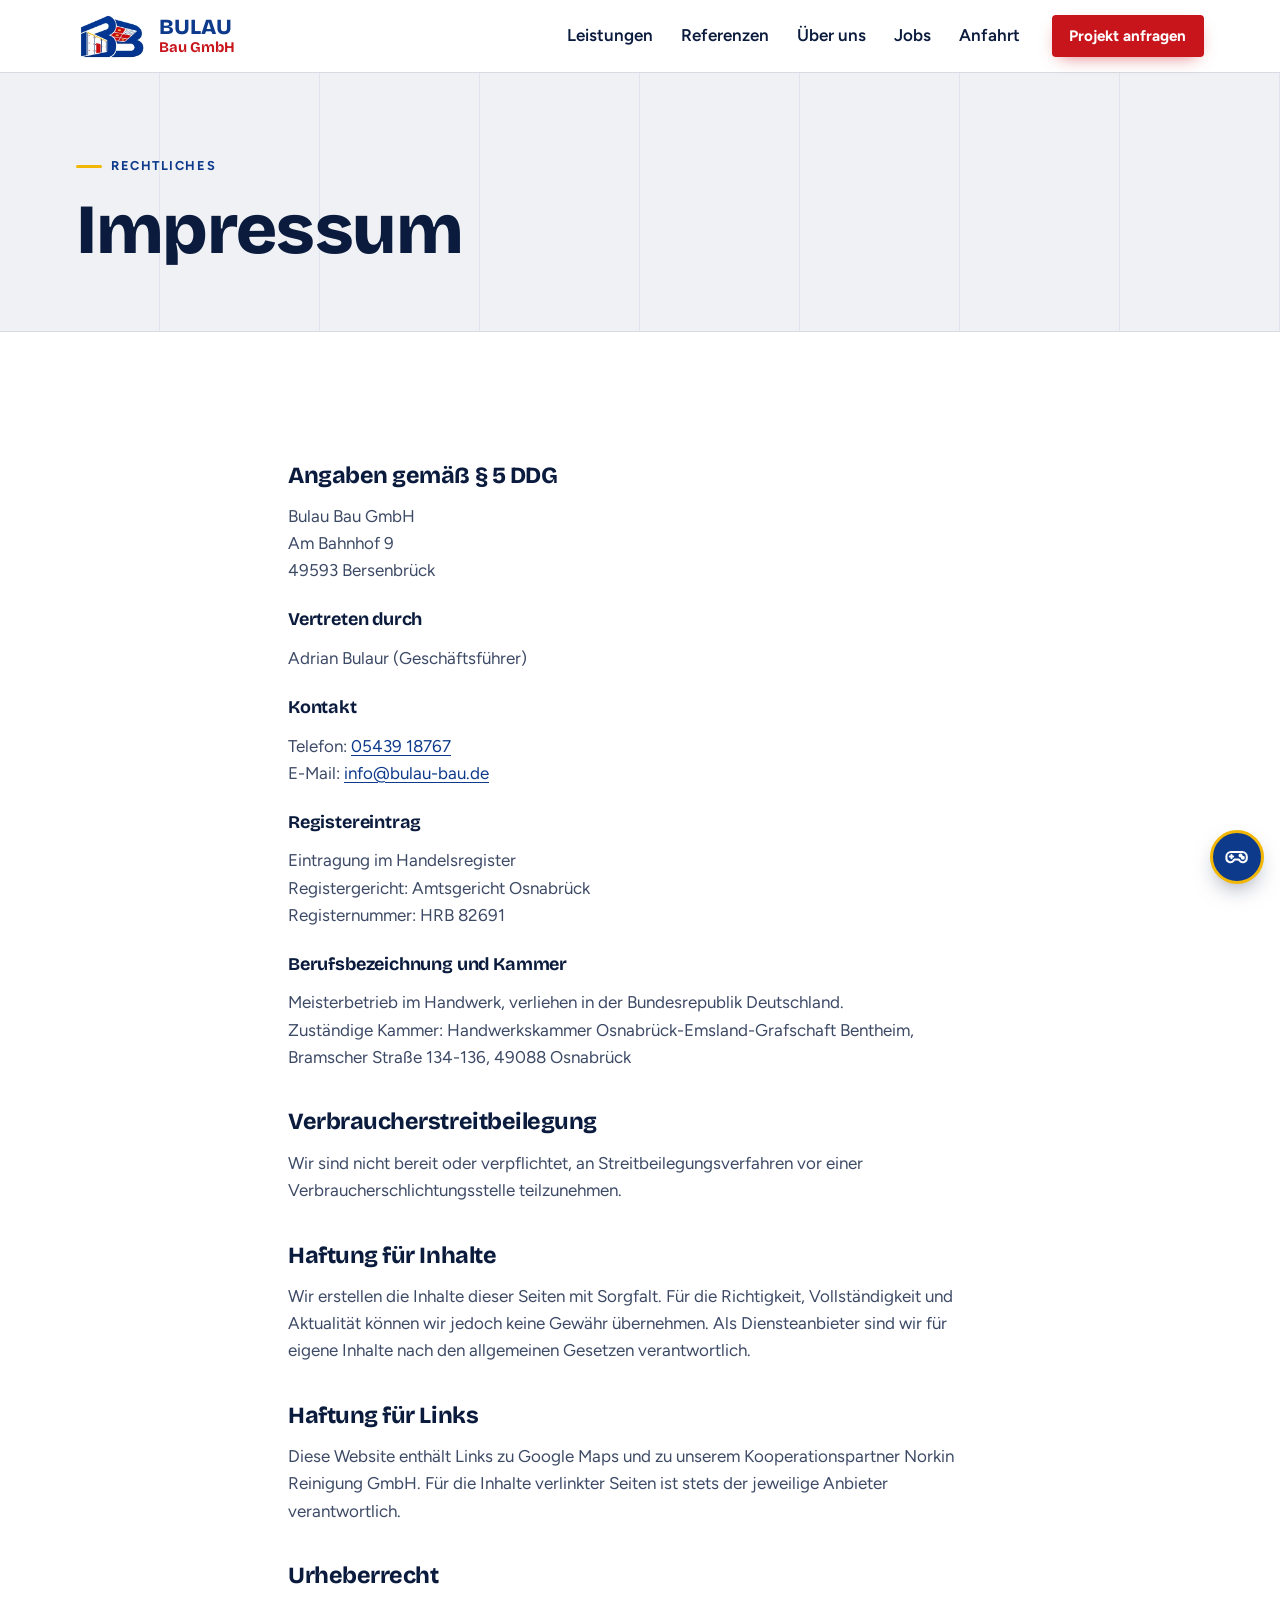
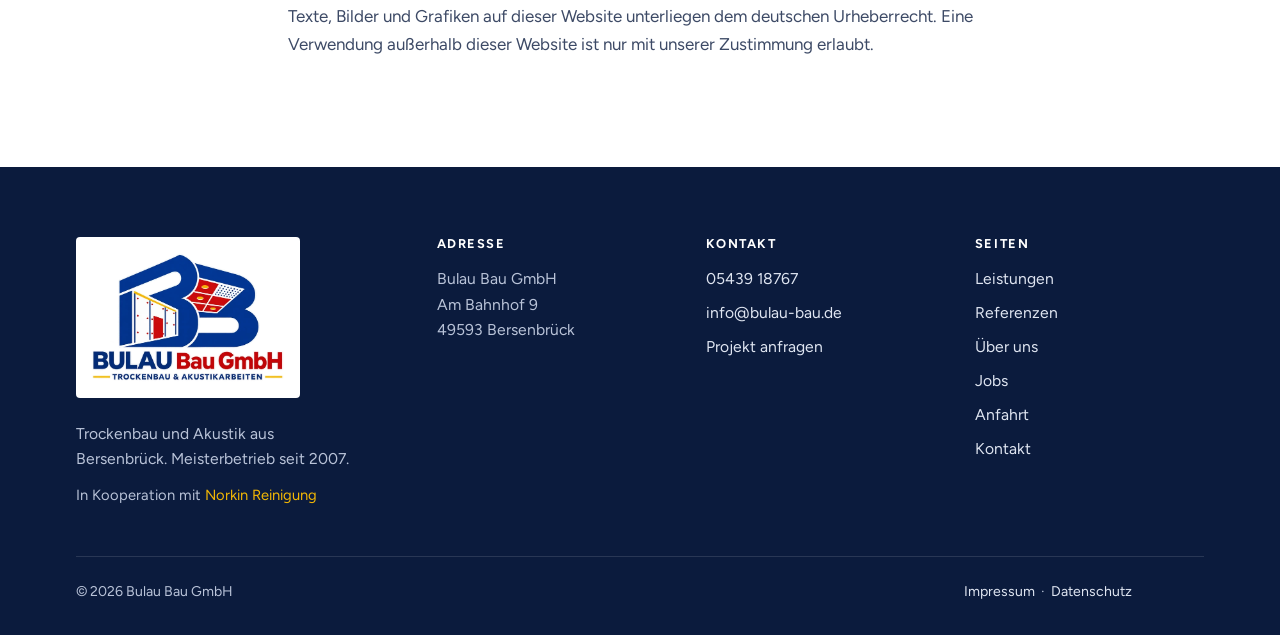
<file: impressum.html>
<!doctype html>
<html lang="de">
<head>
<meta charset="utf-8">
<meta name="viewport" content="width=device-width, initial-scale=1, viewport-fit=cover">
<title>Impressum · Bulau Bau GmbH</title>
<meta name="description" content="Impressum der Bulau Bau GmbH, Am Bahnhof 9, 49593 Bersenbrück. Geschäftsführer Adrian Bulaur, Amtsgericht Osnabrück HRB 82691.">
<meta name="robots" content="noindex,follow">
<link rel="canonical" href="https://www.bulau-bau.de/impressum">
<meta name="theme-color" content="#0e3a8c">
<link rel="icon" href="assets/img/favicon.svg" type="image/svg+xml">
<link rel="preload" href="assets/img/logo-zeichen.webp" as="image">
<link rel="apple-touch-icon" href="assets/img/apple-touch-icon.png">
<meta property="og:type" content="website">
<meta property="og:locale" content="de_DE">
<meta property="og:site_name" content="Bulau Bau GmbH">
<meta property="og:title" content="Impressum · Bulau Bau GmbH">
<meta property="og:description" content="Impressum der Bulau Bau GmbH, Am Bahnhof 9, 49593 Bersenbrück. Geschäftsführer Adrian Bulaur, Amtsgericht Osnabrück HRB 82691.">
<meta property="og:url" content="https://www.bulau-bau.de/impressum">
<meta property="og:image" content="https://www.bulau-bau.de/assets/img/og-bild.jpg">
<meta property="og:image:width" content="1200">
<meta property="og:image:height" content="630">
<meta property="og:image:alt" content="Bulau Bau GmbH, Trockenbau und Akustik aus Bersenbrück">
<meta name="twitter:card" content="summary_large_image">
<meta name="twitter:title" content="Impressum · Bulau Bau GmbH">
<meta name="twitter:description" content="Impressum der Bulau Bau GmbH, Am Bahnhof 9, 49593 Bersenbrück. Geschäftsführer Adrian Bulaur, Amtsgericht Osnabrück HRB 82691.">
<meta name="twitter:image" content="https://www.bulau-bau.de/assets/img/og-bild.jpg">
<link rel="preload" href="assets/fonts/bricolage-grotesque.woff2" as="font" type="font/woff2" crossorigin>
<link rel="preload" href="assets/fonts/figtree.woff2" as="font" type="font/woff2" crossorigin>
<link rel="stylesheet" href="assets/css/style.css?v=f59fbd8a">
<script type="application/ld+json">{"@context": "https://schema.org", "@graph": [{"@type": "GeneralContractor", "@id": "https://www.bulau-bau.de/#firma", "name": "Bulau Bau GmbH", "description": "Meisterbetrieb für Trockenbau und Akustikarbeiten aus Bersenbrück: Wände einziehen, Dachausbau, abgehängte Decken und Schallschutzdecken.", "url": "https://www.bulau-bau.de/", "logo": "https://www.bulau-bau.de/assets/img/logo-bulau-bau.webp", "image": "https://www.bulau-bau.de/assets/img/og-bild.jpg", "telephone": "+49 5439 18767", "email": "info@bulau-bau.de", "address": {"@type": "PostalAddress", "streetAddress": "Am Bahnhof 9", "postalCode": "49593", "addressLocality": "Bersenbrück", "addressRegion": "Niedersachsen", "addressCountry": "DE"}, "hasMap": "https://www.google.com/maps/search/?api=1&query=Am+Bahnhof+9%2C+49593+Bersenbr%C3%BCck%2C+Deutschland", "areaServed": "Bersenbrück und Umgebung bis ca. 200 km, unter anderem Osnabrück, Oldenburg, Bremen, Münster und Bielefeld", "foundingDate": "2007", "numberOfEmployees": {"@type": "QuantitativeValue", "value": 6}, "founder": {"@type": "Person", "name": "Adrian Bulaur"}, "knowsAbout": ["Trockenbau", "Akustikdecken", "Dachausbau", "Abgehängte Decken", "Schallschutz"]}, {"@type": "WebPage", "@id": "https://www.bulau-bau.de/impressum#seite", "url": "https://www.bulau-bau.de/impressum", "name": "Impressum", "description": "Impressum der Bulau Bau GmbH", "inLanguage": "de-DE", "about": {"@id": "https://www.bulau-bau.de/#firma"}}]}</script>
</head>
<body>
<a class="skip" href="#inhalt">Zum Inhalt springen</a>
<header class="header">
  <div class="wrap header__innen">
    <a class="logo" href="./" aria-label="Zur Startseite"><img class="logo__zeichen" src="assets/img/logo-zeichen.webp" alt="" width="240" height="146"><span class="logo__text"><span class="logo__name">BULAU</span><span class="logo__zusatz">Bau GmbH</span></span></a>
    <button class="nav__schalter" type="button" aria-expanded="false" aria-controls="hauptnav"><svg width="24" height="24" viewBox="0 0 24 24" fill="none" stroke="currentColor" stroke-width="1.7" stroke-linecap="round" stroke-linejoin="round" aria-hidden="true" focusable="false"><path d="M4 7h16M4 12h16M4 17h16"/></svg>Menü</button>
    <nav class="nav" id="hauptnav" aria-label="Hauptmenü">
      <ul class="nav__liste"><li><a href="leistungen">Leistungen</a></li><li><a href="referenzen">Referenzen</a></li><li><a href="ueber-uns">Über uns</a></li><li><a href="jobs">Jobs</a></li><li><a href="anfahrt">Anfahrt</a></li></ul>
      <a class="knopf knopf--klein" href="kontakt">Projekt anfragen</a>
    </nav>
  </div>
</header>
<main id="inhalt">
<section class="seitenkopf">
  <div class="wrap">
    <span class="dachzeile">Rechtliches</span>
    <h1>Impressum</h1>
  </div>
</section>
<section class="sektion">
  <div class="wrap recht">
    <!-- HINWEIS: Standardtext. Bitte von einer Fachperson (z. B. Anwalt oder Handwerkskammer) prüfen lassen. -->
    <h2>Angaben gemäß § 5 DDG</h2>
    <address>Bulau Bau GmbH<br>Am Bahnhof 9<br>49593 Bersenbrück</address>
    <h3>Vertreten durch</h3>
    <p>Adrian Bulaur (Geschäftsführer)</p>
    <h3>Kontakt</h3>
    <p>Telefon: <a href="tel:+49543918767">05439 18767</a><br>E-Mail: <a href="mailto:info@bulau-bau.de">info@bulau-bau.de</a></p>
    <h3>Registereintrag</h3>
    <p>Eintragung im Handelsregister<br>Registergericht: Amtsgericht Osnabrück<br>Registernummer: HRB 82691</p>
    <h3>Berufsbezeichnung und Kammer</h3>
    <p>Meisterbetrieb im Handwerk, verliehen in der Bundesrepublik Deutschland.<br>Zuständige Kammer: Handwerkskammer Osnabrück-Emsland-Grafschaft Bentheim, Bramscher Straße 134-136, 49088 Osnabrück</p>
    <h2>Verbraucherstreitbeilegung</h2>
    <p>Wir sind nicht bereit oder verpflichtet, an Streitbeilegungsverfahren vor einer Verbraucherschlichtungsstelle teilzunehmen.</p>
    <h2>Haftung für Inhalte</h2>
    <p>Wir erstellen die Inhalte dieser Seiten mit Sorgfalt. Für die Richtigkeit, Vollständigkeit und Aktualität können wir jedoch keine Gewähr übernehmen. Als Diensteanbieter sind wir für eigene Inhalte nach den allgemeinen Gesetzen verantwortlich.</p>
    <h2>Haftung für Links</h2>
    <p>Diese Website enthält Links zu Google Maps und zu unserem Kooperationspartner Norkin Reinigung GmbH. Für die Inhalte verlinkter Seiten ist stets der jeweilige Anbieter verantwortlich.</p>
    <h2>Urheberrecht</h2>
    <p>Texte, Bilder und Grafiken auf dieser Website unterliegen dem deutschen Urheberrecht. Eine Verwendung außerhalb dieser Website ist nur mit unserer Zustimmung erlaubt.</p>
  </div>
</section>
</main>
<footer class="footer">
  <div class="wrap">
    <div class="footer__raster">
      <div>
        <a class="footer__logo" href="./" aria-label="Zur Startseite"><img src="assets/img/logo-bulau-bau.webp" alt="Logo der Bulau Bau GmbH, Trockenbau und Akustikarbeiten" width="600" height="413" loading="lazy"></a>
        <p class="footer__satz">Trockenbau und Akustik aus Bersenbrück. Meisterbetrieb seit 2007.</p>
        <p class="footer__partner">In Kooperation mit <a href="https://reinigung-norkin.de/" target="_blank" rel="noopener">Norkin Reinigung</a></p>
      </div>
      <div>
        <h2>Adresse</h2>
        <address>Bulau Bau GmbH<br>Am Bahnhof 9<br>49593 Bersenbrück</address>
      </div>
      <div>
        <h2>Kontakt</h2>
        <ul>
          <li><a href="tel:+49543918767">05439 18767</a></li>
          <li><a href="mailto:info@bulau-bau.de">info@bulau-bau.de</a></li>
          <li><a href="kontakt">Projekt anfragen</a></li>
        </ul>
      </div>
      <div class="footer__seiten">
        <h2>Seiten</h2>
        <ul>
          <li><a href="leistungen">Leistungen</a></li>
          <li><a href="referenzen">Referenzen</a></li>
          <li><a href="ueber-uns">Über uns</a></li>
          <li><a href="jobs">Jobs</a></li>
          <li><a href="anfahrt">Anfahrt</a></li>
          <li><a href="kontakt">Kontakt</a></li>
        </ul>
      </div>
    </div>
    <div class="footer__unten">
      <span>© 2026 Bulau Bau GmbH</span>
      <span><a href="impressum">Impressum</a> &nbsp;·&nbsp; <a href="datenschutz">Datenschutz</a></span>
    </div>
  </div>
</footer>
<script src="assets/js/main.js?v=0d188734" defer></script>
<script src="assets/js/spiel.js?v=a398217e" defer></script>
</body>
</html>
</file>
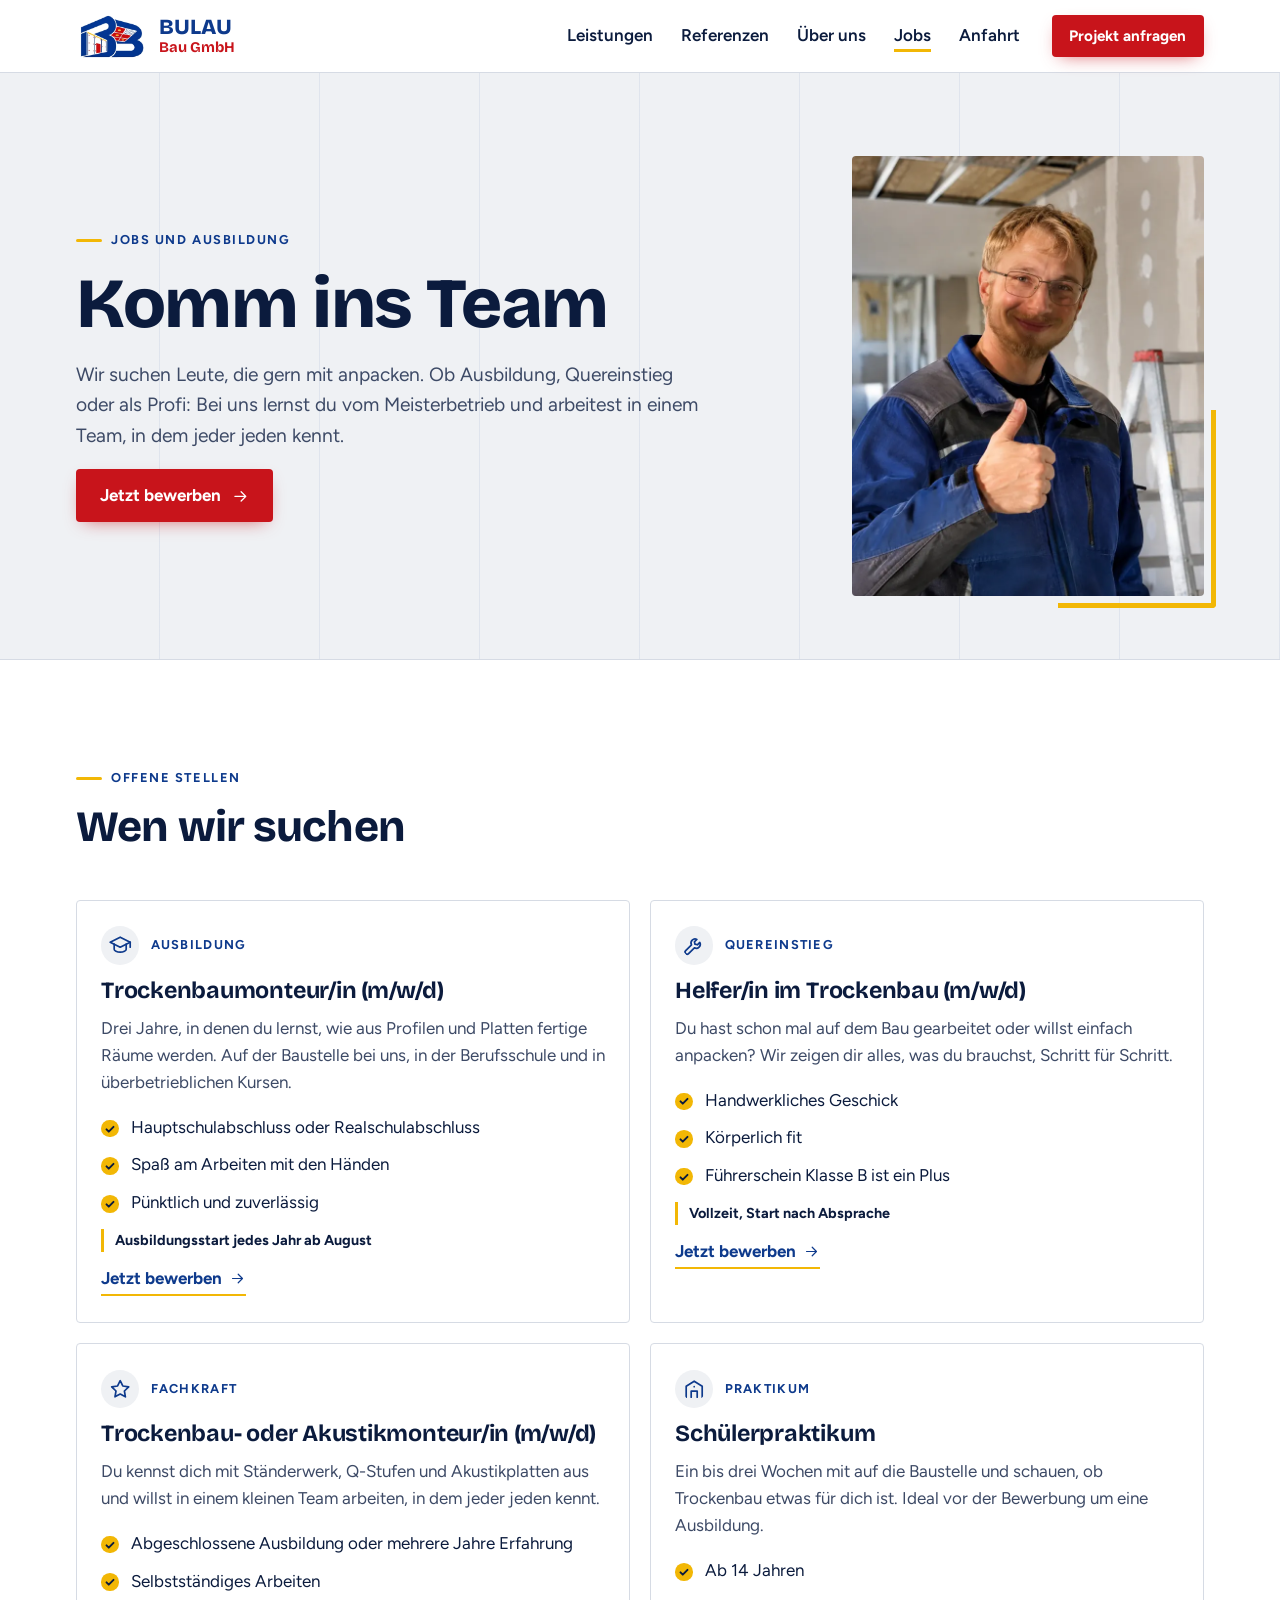
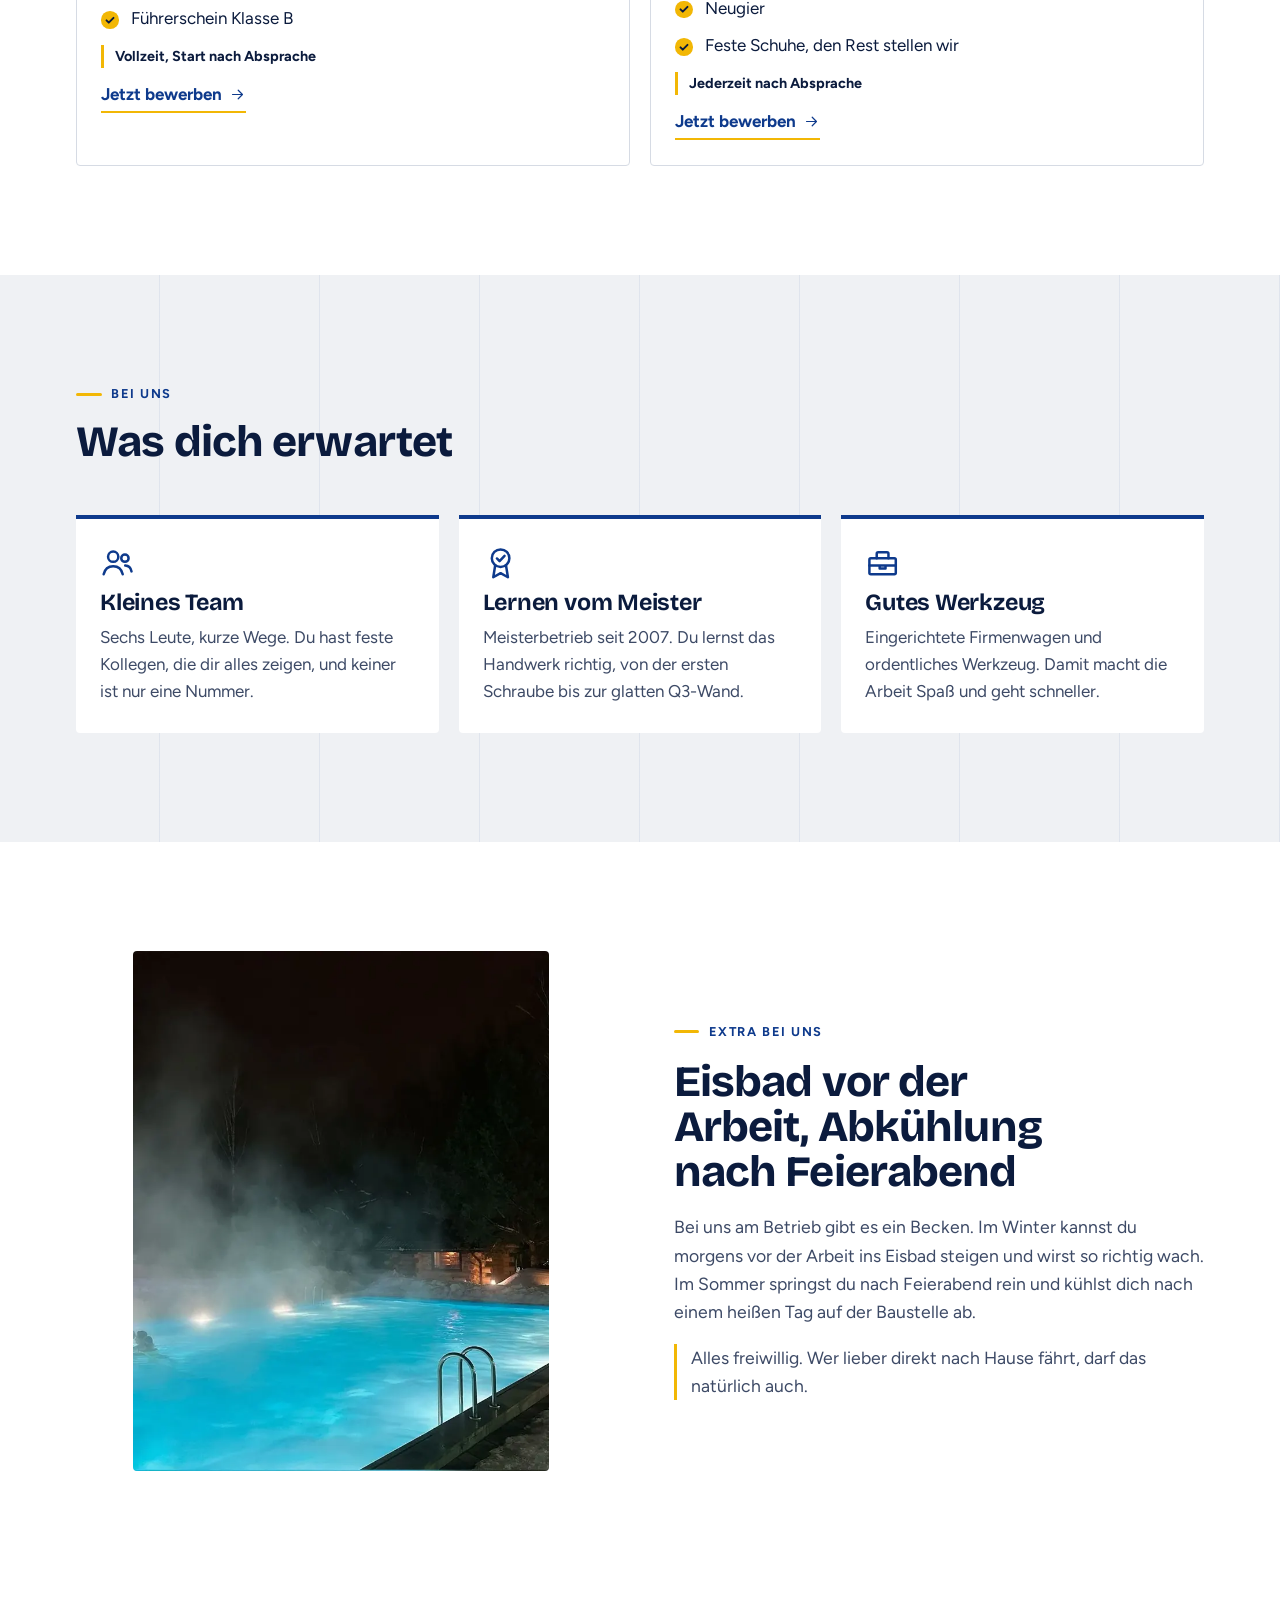
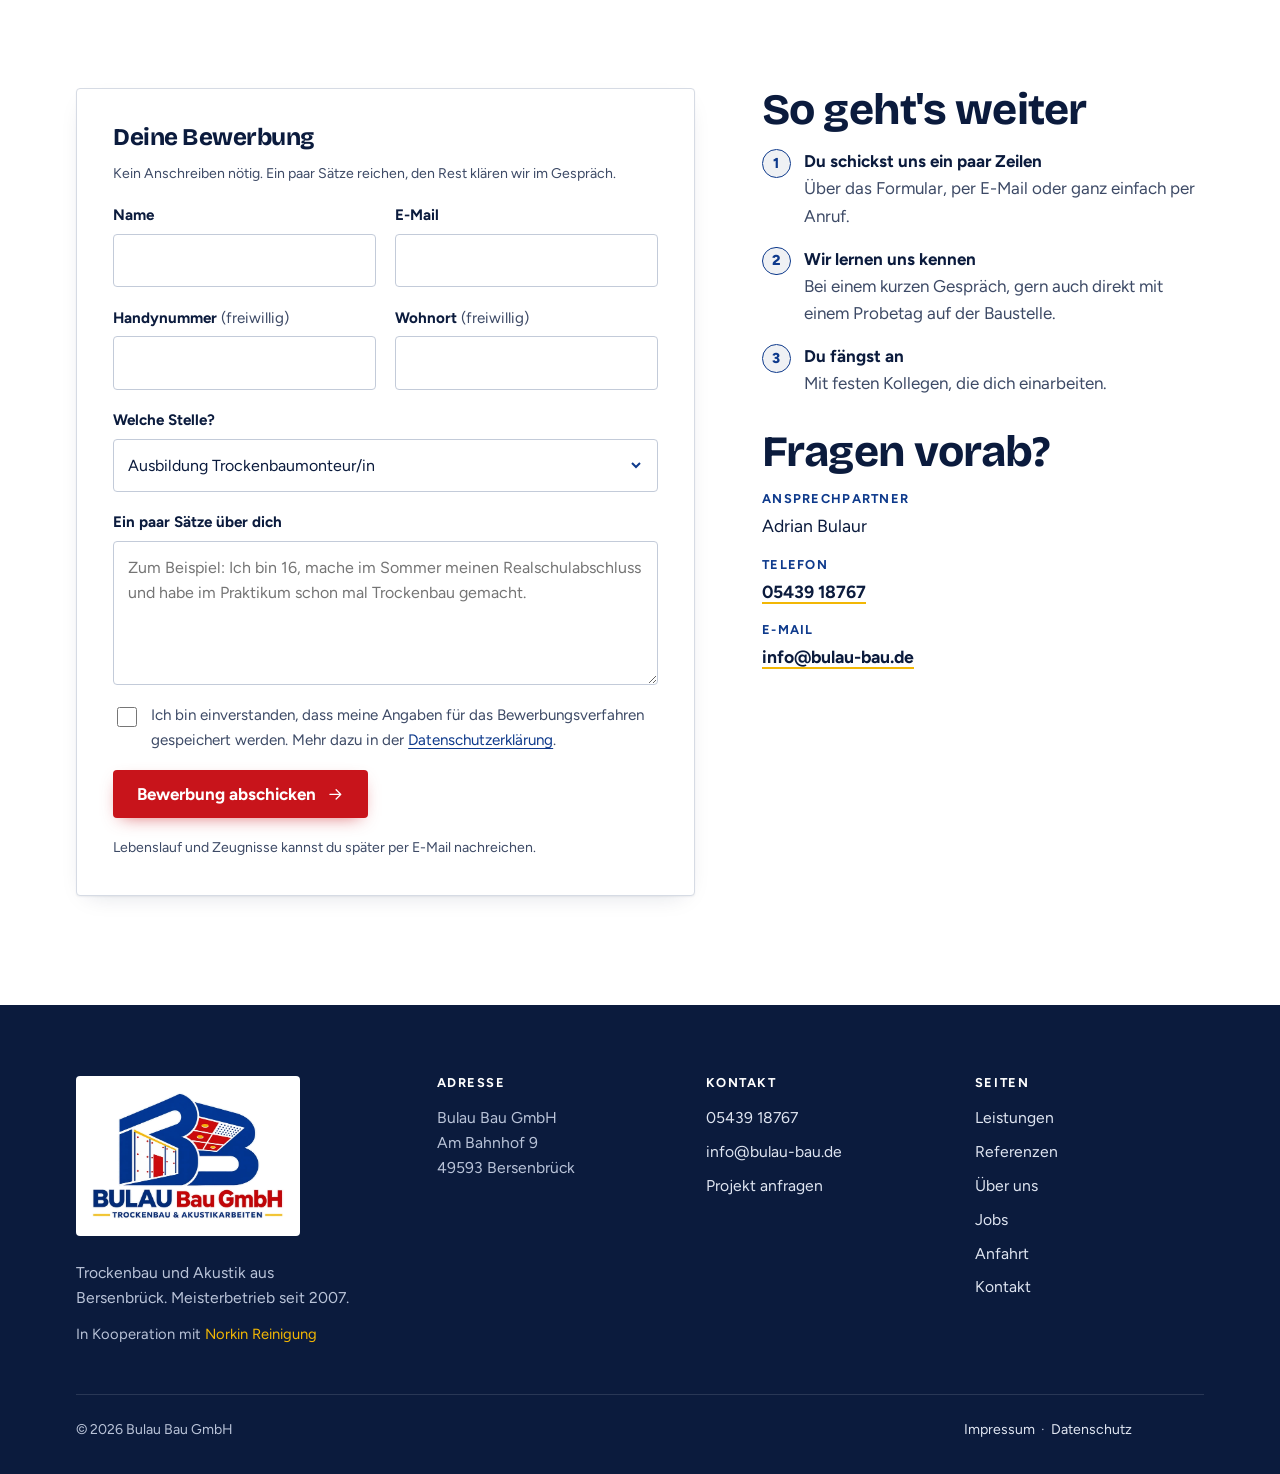
<file: jobs.html>
<!doctype html>
<html lang="de">
<head>
<meta charset="utf-8">
<meta name="viewport" content="width=device-width, initial-scale=1, viewport-fit=cover">
<title>Jobs und Ausbildung im Trockenbau · Bulau Bau Bersenbrück</title>
<meta name="description" content="Ausbildung zum Trockenbaumonteur, Quereinstieg, Fachkraft oder Schülerpraktikum bei der Bulau Bau GmbH in Bersenbrück. Bewerbung ganz ohne Anschreiben.">
<meta name="robots" content="index,follow">
<link rel="canonical" href="https://www.bulau-bau.de/jobs">
<meta name="theme-color" content="#0e3a8c">
<link rel="icon" href="assets/img/favicon.svg" type="image/svg+xml">
<link rel="preload" href="assets/img/logo-zeichen.webp" as="image">
<link rel="apple-touch-icon" href="assets/img/apple-touch-icon.png">
<meta property="og:type" content="website">
<meta property="og:locale" content="de_DE">
<meta property="og:site_name" content="Bulau Bau GmbH">
<meta property="og:title" content="Jobs und Ausbildung im Trockenbau · Bulau Bau Bersenbrück">
<meta property="og:description" content="Ausbildung zum Trockenbaumonteur, Quereinstieg, Fachkraft oder Schülerpraktikum bei der Bulau Bau GmbH in Bersenbrück. Bewerbung ganz ohne Anschreiben.">
<meta property="og:url" content="https://www.bulau-bau.de/jobs">
<meta property="og:image" content="https://www.bulau-bau.de/assets/img/og-bild.jpg">
<meta property="og:image:width" content="1200">
<meta property="og:image:height" content="630">
<meta property="og:image:alt" content="Bulau Bau GmbH, Trockenbau und Akustik aus Bersenbrück">
<meta name="twitter:card" content="summary_large_image">
<meta name="twitter:title" content="Jobs und Ausbildung im Trockenbau · Bulau Bau Bersenbrück">
<meta name="twitter:description" content="Ausbildung zum Trockenbaumonteur, Quereinstieg, Fachkraft oder Schülerpraktikum bei der Bulau Bau GmbH in Bersenbrück. Bewerbung ganz ohne Anschreiben.">
<meta name="twitter:image" content="https://www.bulau-bau.de/assets/img/og-bild.jpg">
<link rel="preload" href="assets/fonts/bricolage-grotesque.woff2" as="font" type="font/woff2" crossorigin>
<link rel="preload" href="assets/fonts/figtree.woff2" as="font" type="font/woff2" crossorigin>
<link rel="stylesheet" href="assets/css/style.css?v=f59fbd8a">
<script type="application/ld+json">{"@context": "https://schema.org", "@graph": [{"@type": "GeneralContractor", "@id": "https://www.bulau-bau.de/#firma", "name": "Bulau Bau GmbH", "description": "Meisterbetrieb für Trockenbau und Akustikarbeiten aus Bersenbrück: Wände einziehen, Dachausbau, abgehängte Decken und Schallschutzdecken.", "url": "https://www.bulau-bau.de/", "logo": "https://www.bulau-bau.de/assets/img/logo-bulau-bau.webp", "image": "https://www.bulau-bau.de/assets/img/og-bild.jpg", "telephone": "+49 5439 18767", "email": "info@bulau-bau.de", "address": {"@type": "PostalAddress", "streetAddress": "Am Bahnhof 9", "postalCode": "49593", "addressLocality": "Bersenbrück", "addressRegion": "Niedersachsen", "addressCountry": "DE"}, "hasMap": "https://www.google.com/maps/search/?api=1&query=Am+Bahnhof+9%2C+49593+Bersenbr%C3%BCck%2C+Deutschland", "areaServed": "Bersenbrück und Umgebung bis ca. 200 km, unter anderem Osnabrück, Oldenburg, Bremen, Münster und Bielefeld", "foundingDate": "2007", "numberOfEmployees": {"@type": "QuantitativeValue", "value": 6}, "founder": {"@type": "Person", "name": "Adrian Bulaur"}, "knowsAbout": ["Trockenbau", "Akustikdecken", "Dachausbau", "Abgehängte Decken", "Schallschutz"]}, {"@type": "WebPage", "@id": "https://www.bulau-bau.de/jobs#seite", "url": "https://www.bulau-bau.de/jobs", "name": "Jobs und Ausbildung", "description": "Offene Stellen bei der Bulau Bau GmbH", "inLanguage": "de-DE", "about": {"@id": "https://www.bulau-bau.de/#firma"}}, {"@type": "BreadcrumbList", "itemListElement": [{"@type": "ListItem", "position": 1, "name": "Startseite", "item": "https://www.bulau-bau.de/"}, {"@type": "ListItem", "position": 2, "name": "Jobs", "item": "https://www.bulau-bau.de/jobs"}]}, {"@type": "JobPosting", "title": "Trockenbaumonteur/in (m/w/d)", "description": "<p>Drei Jahre, in denen du lernst, wie aus Profilen und Platten fertige Räume werden. Auf der Baustelle bei uns, in der Berufsschule und in überbetrieblichen Kursen.</p><ul><li>Hauptschulabschluss oder Realschulabschluss</li><li>Spaß am Arbeiten mit den Händen</li><li>Pünktlich und zuverlässig</li></ul>", "datePosted": "2026-11-24", "validThrough": "2027-11-24", "employmentType": "OTHER", "directApply": true, "hiringOrganization": {"@type": "Organization", "name": "Bulau Bau GmbH", "sameAs": "https://www.bulau-bau.de/", "logo": "https://www.bulau-bau.de/assets/img/logo-bulau-bau.webp"}, "jobLocation": {"@type": "Place", "address": {"@type": "PostalAddress", "streetAddress": "Am Bahnhof 9", "postalCode": "49593", "addressLocality": "Bersenbrück", "addressRegion": "Niedersachsen", "addressCountry": "DE"}}}, {"@type": "JobPosting", "title": "Helfer/in im Trockenbau (m/w/d)", "description": "<p>Du hast schon mal auf dem Bau gearbeitet oder willst einfach anpacken? Wir zeigen dir alles, was du brauchst, Schritt für Schritt.</p><ul><li>Handwerkliches Geschick</li><li>Körperlich fit</li><li>Führerschein Klasse B ist ein Plus</li></ul>", "datePosted": "2026-11-24", "validThrough": "2027-11-24", "employmentType": "FULL_TIME", "directApply": true, "hiringOrganization": {"@type": "Organization", "name": "Bulau Bau GmbH", "sameAs": "https://www.bulau-bau.de/", "logo": "https://www.bulau-bau.de/assets/img/logo-bulau-bau.webp"}, "jobLocation": {"@type": "Place", "address": {"@type": "PostalAddress", "streetAddress": "Am Bahnhof 9", "postalCode": "49593", "addressLocality": "Bersenbrück", "addressRegion": "Niedersachsen", "addressCountry": "DE"}}}, {"@type": "JobPosting", "title": "Trockenbau- oder Akustikmonteur/in (m/w/d)", "description": "<p>Du kennst dich mit Ständerwerk, Q-Stufen und Akustikplatten aus und willst in einem kleinen Team arbeiten, in dem jeder jeden kennt.</p><ul><li>Abgeschlossene Ausbildung oder mehrere Jahre Erfahrung</li><li>Selbstständiges Arbeiten</li><li>Führerschein Klasse B</li></ul>", "datePosted": "2026-11-24", "validThrough": "2027-11-24", "employmentType": "FULL_TIME", "directApply": true, "hiringOrganization": {"@type": "Organization", "name": "Bulau Bau GmbH", "sameAs": "https://www.bulau-bau.de/", "logo": "https://www.bulau-bau.de/assets/img/logo-bulau-bau.webp"}, "jobLocation": {"@type": "Place", "address": {"@type": "PostalAddress", "streetAddress": "Am Bahnhof 9", "postalCode": "49593", "addressLocality": "Bersenbrück", "addressRegion": "Niedersachsen", "addressCountry": "DE"}}}, {"@type": "JobPosting", "title": "Schülerpraktikum", "description": "<p>Ein bis drei Wochen mit auf die Baustelle und schauen, ob Trockenbau etwas für dich ist. Ideal vor der Bewerbung um eine Ausbildung.</p><ul><li>Ab 14 Jahren</li><li>Neugier</li><li>Feste Schuhe, den Rest stellen wir</li></ul>", "datePosted": "2026-11-24", "validThrough": "2027-11-24", "employmentType": "INTERN", "directApply": true, "hiringOrganization": {"@type": "Organization", "name": "Bulau Bau GmbH", "sameAs": "https://www.bulau-bau.de/", "logo": "https://www.bulau-bau.de/assets/img/logo-bulau-bau.webp"}, "jobLocation": {"@type": "Place", "address": {"@type": "PostalAddress", "streetAddress": "Am Bahnhof 9", "postalCode": "49593", "addressLocality": "Bersenbrück", "addressRegion": "Niedersachsen", "addressCountry": "DE"}}}]}</script>
</head>
<body>
<a class="skip" href="#inhalt">Zum Inhalt springen</a>
<header class="header">
  <div class="wrap header__innen">
    <a class="logo" href="./" aria-label="Zur Startseite"><img class="logo__zeichen" src="assets/img/logo-zeichen.webp" alt="" width="240" height="146"><span class="logo__text"><span class="logo__name">BULAU</span><span class="logo__zusatz">Bau GmbH</span></span></a>
    <button class="nav__schalter" type="button" aria-expanded="false" aria-controls="hauptnav"><svg width="24" height="24" viewBox="0 0 24 24" fill="none" stroke="currentColor" stroke-width="1.7" stroke-linecap="round" stroke-linejoin="round" aria-hidden="true" focusable="false"><path d="M4 7h16M4 12h16M4 17h16"/></svg>Menü</button>
    <nav class="nav" id="hauptnav" aria-label="Hauptmenü">
      <ul class="nav__liste"><li><a href="leistungen">Leistungen</a></li><li><a href="referenzen">Referenzen</a></li><li><a href="ueber-uns">Über uns</a></li><li><a href="jobs" aria-current="page">Jobs</a></li><li><a href="anfahrt">Anfahrt</a></li></ul>
      <a class="knopf knopf--klein" href="kontakt">Projekt anfragen</a>
    </nav>
  </div>
</header>
<main id="inhalt">
<section class="seitenkopf seitenkopf--bild">
  <div class="wrap jobs-kopf">
    <div class="jobs-kopf__text">
      <span class="dachzeile">Jobs und Ausbildung</span>
      <h1>Komm ins Team</h1>
      <p>Wir suchen Leute, die gern mit anpacken. Ob Ausbildung, Quereinstieg oder als Profi: Bei uns lernst du vom Meisterbetrieb und arbeitest in einem Team, in dem jeder jeden kennt.</p>
      <a class="knopf" href="#bewerben">Jetzt bewerben <svg width="24" height="24" viewBox="0 0 24 24" fill="none" stroke="currentColor" stroke-width="1.7" stroke-linecap="round" stroke-linejoin="round" aria-hidden="true" focusable="false"><path d="M5 12h14M13 6l6 6-6 6"/></svg></a>
    </div>
    <div class="jobs-kopf__bild"><div class="bildrahmen r-4x5"><img src="assets/img/team-dennis-schlippert.webp" alt="Dennis Schlippert in blauer Arbeitsjacke hebt lächelnd den Daumen auf einer Baustelle" width="720" height="900" decoding="async"></div></div>
  </div>
</section>

<section class="sektion" aria-labelledby="stellen-titel">
  <div class="wrap">
    <div class="kopf">
      <span class="dachzeile">Offene Stellen</span>
      <h2 id="stellen-titel">Wen wir suchen</h2>
    </div>
    <div class="stellen"><article class="stelle einblenden" aria-labelledby="st0">
        <div class="stelle__kopf"><svg width="24" height="24" viewBox="0 0 24 24" fill="none" stroke="currentColor" stroke-width="1.7" stroke-linecap="round" stroke-linejoin="round" aria-hidden="true" focusable="false"><path d="M2 9l10-5 10 5-10 5z"/><path d="M6 11v5c0 1.5 2.7 3 6 3s6-1.5 6-3v-5"/><path d="M22 9v5"/></svg><span class="ref__art">Ausbildung</span></div>
        <h3 id="st0">Trockenbaumonteur/in (m/w/d)</h3>
        <p>Drei Jahre, in denen du lernst, wie aus Profilen und Platten fertige Räume werden. Auf der Baustelle bei uns, in der Berufsschule und in überbetrieblichen Kursen.</p>
        <ul class="haken"><li>Hauptschulabschluss oder Realschulabschluss</li><li>Spaß am Arbeiten mit den Händen</li><li>Pünktlich und zuverlässig</li></ul>
        <p class="stelle__start">Ausbildungsstart jedes Jahr ab August</p>
        <a class="mehr" href="#bewerben" data-stelle="Ausbildung Trockenbaumonteur/in">Jetzt bewerben <svg width="24" height="24" viewBox="0 0 24 24" fill="none" stroke="currentColor" stroke-width="1.7" stroke-linecap="round" stroke-linejoin="round" aria-hidden="true" focusable="false"><path d="M5 12h14M13 6l6 6-6 6"/></svg></a>
      </article><article class="stelle einblenden" aria-labelledby="st1">
        <div class="stelle__kopf"><svg width="24" height="24" viewBox="0 0 24 24" fill="none" stroke="currentColor" stroke-width="1.7" stroke-linecap="round" stroke-linejoin="round" aria-hidden="true" focusable="false"><path d="M14.7 6.3a4 4 0 0 0-5.4 5.4L3.5 17.5a2 2 0 0 0 2.9 2.9l5.8-5.8a4 4 0 0 0 5.4-5.4l-2.4 2.4-2.4-.6-.6-2.4z"/></svg><span class="ref__art">Quereinstieg</span></div>
        <h3 id="st1">Helfer/in im Trockenbau (m/w/d)</h3>
        <p>Du hast schon mal auf dem Bau gearbeitet oder willst einfach anpacken? Wir zeigen dir alles, was du brauchst, Schritt für Schritt.</p>
        <ul class="haken"><li>Handwerkliches Geschick</li><li>Körperlich fit</li><li>Führerschein Klasse B ist ein Plus</li></ul>
        <p class="stelle__start">Vollzeit, Start nach Absprache</p>
        <a class="mehr" href="#bewerben" data-stelle="Quereinstieg / Helfer">Jetzt bewerben <svg width="24" height="24" viewBox="0 0 24 24" fill="none" stroke="currentColor" stroke-width="1.7" stroke-linecap="round" stroke-linejoin="round" aria-hidden="true" focusable="false"><path d="M5 12h14M13 6l6 6-6 6"/></svg></a>
      </article><article class="stelle einblenden" aria-labelledby="st2">
        <div class="stelle__kopf"><svg width="24" height="24" viewBox="0 0 24 24" fill="none" stroke="currentColor" stroke-width="1.7" stroke-linecap="round" stroke-linejoin="round" aria-hidden="true" focusable="false"><path d="M12 3.5l2.6 5.3 5.9.9-4.3 4.1 1 5.8-5.2-2.7-5.2 2.7 1-5.8-4.3-4.1 5.9-.9z"/></svg><span class="ref__art">Fachkraft</span></div>
        <h3 id="st2">Trockenbau- oder Akustikmonteur/in (m/w/d)</h3>
        <p>Du kennst dich mit Ständerwerk, Q-Stufen und Akustikplatten aus und willst in einem kleinen Team arbeiten, in dem jeder jeden kennt.</p>
        <ul class="haken"><li>Abgeschlossene Ausbildung oder mehrere Jahre Erfahrung</li><li>Selbstständiges Arbeiten</li><li>Führerschein Klasse B</li></ul>
        <p class="stelle__start">Vollzeit, Start nach Absprache</p>
        <a class="mehr" href="#bewerben" data-stelle="Fachkraft Trockenbau und Akustik">Jetzt bewerben <svg width="24" height="24" viewBox="0 0 24 24" fill="none" stroke="currentColor" stroke-width="1.7" stroke-linecap="round" stroke-linejoin="round" aria-hidden="true" focusable="false"><path d="M5 12h14M13 6l6 6-6 6"/></svg></a>
      </article><article class="stelle einblenden" aria-labelledby="st3">
        <div class="stelle__kopf"><svg width="24" height="24" viewBox="0 0 24 24" fill="none" stroke="currentColor" stroke-width="1.7" stroke-linecap="round" stroke-linejoin="round" aria-hidden="true" focusable="false"><path d="M4 20V9l8-5 8 5v11"/><path d="M9 20v-6h6v6"/><path d="M12 9.5v.01"/></svg><span class="ref__art">Praktikum</span></div>
        <h3 id="st3">Schülerpraktikum</h3>
        <p>Ein bis drei Wochen mit auf die Baustelle und schauen, ob Trockenbau etwas für dich ist. Ideal vor der Bewerbung um eine Ausbildung.</p>
        <ul class="haken"><li>Ab 14 Jahren</li><li>Neugier</li><li>Feste Schuhe, den Rest stellen wir</li></ul>
        <p class="stelle__start">Jederzeit nach Absprache</p>
        <a class="mehr" href="#bewerben" data-stelle="Schülerpraktikum">Jetzt bewerben <svg width="24" height="24" viewBox="0 0 24 24" fill="none" stroke="currentColor" stroke-width="1.7" stroke-linecap="round" stroke-linejoin="round" aria-hidden="true" focusable="false"><path d="M5 12h14M13 6l6 6-6 6"/></svg></a>
      </article></div>
  </div>
</section>

<section class="sektion sektion--staender" aria-labelledby="bieten-titel">
  <div class="wrap">
    <div class="kopf">
      <span class="dachzeile">Bei uns</span>
      <h2 id="bieten-titel">Was dich erwartet</h2>
    </div>
    <div class="versprechen">
      <article class="einblenden"><svg width="24" height="24" viewBox="0 0 24 24" fill="none" stroke="currentColor" stroke-width="1.7" stroke-linecap="round" stroke-linejoin="round" aria-hidden="true" focusable="false"><circle cx="9" cy="8" r="3.5"/><path d="M2.5 20c.8-3.6 3.4-5.5 6.5-5.5s5.7 1.9 6.5 5.5"/><circle cx="17" cy="9" r="2.5"/><path d="M17.2 14c2.2.1 3.8 1.6 4.3 4"/></svg><h3>Kleines Team</h3><p>Sechs Leute, kurze Wege. Du hast feste Kollegen, die dir alles zeigen, und keiner ist nur eine Nummer.</p></article>
      <article class="einblenden"><svg width="24" height="24" viewBox="0 0 24 24" fill="none" stroke="currentColor" stroke-width="1.7" stroke-linecap="round" stroke-linejoin="round" aria-hidden="true" focusable="false"><circle cx="12" cy="9" r="6"/><path d="M9.5 9.2l1.8 1.8 3.4-3.6"/><path d="M8.3 14 7 22l5-2.8 5 2.8-1.3-8"/></svg><h3>Lernen vom Meister</h3><p>Meisterbetrieb seit 2007. Du lernst das Handwerk richtig, von der ersten Schraube bis zur glatten Q3-Wand.</p></article>
      <article class="einblenden"><svg width="24" height="24" viewBox="0 0 24 24" fill="none" stroke="currentColor" stroke-width="1.7" stroke-linecap="round" stroke-linejoin="round" aria-hidden="true" focusable="false"><rect x="3" y="9" width="18" height="11" rx="1"/><path d="M8 9V6a1 1 0 0 1 1-1h6a1 1 0 0 1 1 1v3M3 14h18M10 14v2h4v-2"/></svg><h3>Gutes Werkzeug</h3><p>Eingerichtete Firmenwagen und ordentliches Werkzeug. Damit macht die Arbeit Spaß und geht schneller.</p></article>
    </div>
  </div>
</section>

<section class="sektion" aria-labelledby="becken-titel">
  <div class="wrap zwei becken">
    <figure class="einblenden" style="margin:0"><div class="bildrahmen r-4x5"><img src="assets/img/becken-am-betrieb.webp" alt="Beleuchtetes Becken am Abend, über dem türkisen Wasser steigt Dampf auf, im Hintergrund Schnee, Bäume und ein Holzhaus" width="720" height="900" decoding="async" loading="lazy"></div></figure>
    <div class="zwei__text einblenden">
      <span class="dachzeile">Extra bei uns</span>
      <h2 id="becken-titel">Eisbad vor der Arbeit, Abkühlung nach Feierabend</h2>
      <p>Bei uns am Betrieb gibt es ein Becken. Im Winter kannst du morgens vor der Arbeit ins Eisbad steigen und wirst so richtig wach. Im Sommer springst du nach Feierabend rein und kühlst dich nach einem heißen Tag auf der Baustelle ab.</p>
      <p class="notiz">Alles freiwillig. Wer lieber direkt nach Hause fährt, darf das natürlich auch.</p>
    </div>
  </div>
</section>

<section class="sektion" id="bewerben" aria-labelledby="bewerben-titel" style="scroll-margin-top:5rem">
  <div class="wrap kontakt">
    <form class="formular einblenden" id="anfrage-formular" action="send.php" method="post" novalidate aria-labelledby="bewerben-titel"
      data-ok="Danke für deine Bewerbung! Sie ist bei uns angekommen. Wir melden uns in den nächsten Tagen bei dir.">
      <h2 id="bewerben-titel">Deine Bewerbung</h2>
      <p class="pflicht" style="margin-top:-.4rem">Kein Anschreiben nötig. Ein paar Sätze reichen, den Rest klären wir im Gespräch.</p>
      <div id="formular-meldung" class="meldung" role="status" aria-live="polite" hidden></div>
      <input type="hidden" name="art" value="bewerbung">
      <div class="feldreihe">
        <div class="feld"><label for="f-name">Name</label><input id="f-name" name="name" type="text" autocomplete="name" required maxlength="120"></div>
        <div class="feld"><label for="f-email">E-Mail</label><input id="f-email" name="email" type="email" autocomplete="email" required maxlength="200"></div>
      </div>
      <div class="feldreihe">
        <div class="feld"><label for="f-tel">Handynummer <span class="opt">(freiwillig)</span></label><input id="f-tel" name="telefon" type="tel" autocomplete="tel" maxlength="60"></div>
        <div class="feld"><label for="f-ort">Wohnort <span class="opt">(freiwillig)</span></label><input id="f-ort" name="ort" type="text" autocomplete="address-level2" maxlength="120"></div>
      </div>
      <div class="feld"><label for="f-vorhaben">Welche Stelle?</label>
        <select id="f-vorhaben" name="vorhaben"><option>Ausbildung Trockenbaumonteur/in</option><option>Quereinstieg / Helfer</option><option>Fachkraft Trockenbau und Akustik</option><option>Schülerpraktikum</option><option>Initiativbewerbung</option></select>
      </div>
      <div class="feld"><label for="f-nachricht">Ein paar Sätze über dich</label><textarea id="f-nachricht" name="nachricht" required minlength="5" maxlength="5000" placeholder="Zum Beispiel: Ich bin 16, mache im Sommer meinen Realschulabschluss und habe im Praktikum schon mal Trockenbau gemacht."></textarea></div>
      <div class="honig" aria-hidden="true"><label for="f-website">Bitte leer lassen</label><input id="f-website" name="website" type="text" tabindex="-1" autocomplete="off"></div>
      <input type="hidden" name="t" value="">
      <label class="zustimmung" for="f-ds"><input id="f-ds" name="datenschutz" type="checkbox" value="ja" required><span>Ich bin einverstanden, dass meine Angaben für das Bewerbungsverfahren gespeichert werden. Mehr dazu in der <a href="datenschutz#bewerbungen">Datenschutzerklärung</a>.</span></label>
      <button class="knopf" type="submit">Bewerbung abschicken <svg width="24" height="24" viewBox="0 0 24 24" fill="none" stroke="currentColor" stroke-width="1.7" stroke-linecap="round" stroke-linejoin="round" aria-hidden="true" focusable="false"><path d="M5 12h14M13 6l6 6-6 6"/></svg></button>
      <p class="pflicht">Lebenslauf und Zeugnisse kannst du später per E-Mail nachreichen.</p>
    </form>

    <aside class="direkt">
      <div class="direkt__block einblenden">
        <h2>So geht's weiter</h2>
        <ol class="danach">
          <li><strong>Du schickst uns ein paar Zeilen</strong>Über das Formular, per E-Mail oder ganz einfach per Anruf.</li>
          <li><strong>Wir lernen uns kennen</strong>Bei einem kurzen Gespräch, gern auch direkt mit einem Probetag auf der Baustelle.</li>
          <li><strong>Du fängst an</strong>Mit festen Kollegen, die dich einarbeiten.</li>
        </ol>
      </div>
      <div class="direkt__block einblenden">
        <h2>Fragen vorab?</h2>
        <dl>
          <div><dt>Ansprechpartner</dt><dd>Adrian Bulaur</dd></div>
          <div><dt>Telefon</dt><dd><a href="tel:+49543918767">05439 18767</a></dd></div>
          <div><dt>E-Mail</dt><dd><a href="mailto:info@bulau-bau.de">info@bulau-bau.de</a></dd></div>
        </dl>
      </div>
    </aside>
  </div>
</section>
</main>
<footer class="footer">
  <div class="wrap">
    <div class="footer__raster">
      <div>
        <a class="footer__logo" href="./" aria-label="Zur Startseite"><img src="assets/img/logo-bulau-bau.webp" alt="Logo der Bulau Bau GmbH, Trockenbau und Akustikarbeiten" width="600" height="413" loading="lazy"></a>
        <p class="footer__satz">Trockenbau und Akustik aus Bersenbrück. Meisterbetrieb seit 2007.</p>
        <p class="footer__partner">In Kooperation mit <a href="https://reinigung-norkin.de/" target="_blank" rel="noopener">Norkin Reinigung</a></p>
      </div>
      <div>
        <h2>Adresse</h2>
        <address>Bulau Bau GmbH<br>Am Bahnhof 9<br>49593 Bersenbrück</address>
      </div>
      <div>
        <h2>Kontakt</h2>
        <ul>
          <li><a href="tel:+49543918767">05439 18767</a></li>
          <li><a href="mailto:info@bulau-bau.de">info@bulau-bau.de</a></li>
          <li><a href="kontakt">Projekt anfragen</a></li>
        </ul>
      </div>
      <div class="footer__seiten">
        <h2>Seiten</h2>
        <ul>
          <li><a href="leistungen">Leistungen</a></li>
          <li><a href="referenzen">Referenzen</a></li>
          <li><a href="ueber-uns">Über uns</a></li>
          <li><a href="jobs">Jobs</a></li>
          <li><a href="anfahrt">Anfahrt</a></li>
          <li><a href="kontakt">Kontakt</a></li>
        </ul>
      </div>
    </div>
    <div class="footer__unten">
      <span>© 2026 Bulau Bau GmbH</span>
      <span><a href="impressum">Impressum</a> &nbsp;·&nbsp; <a href="datenschutz">Datenschutz</a></span>
    </div>
  </div>
</footer>
<script src="assets/js/main.js?v=0d188734" defer></script>
<script src="assets/js/spiel.js?v=a398217e" defer></script>
</body>
</html>
</file>
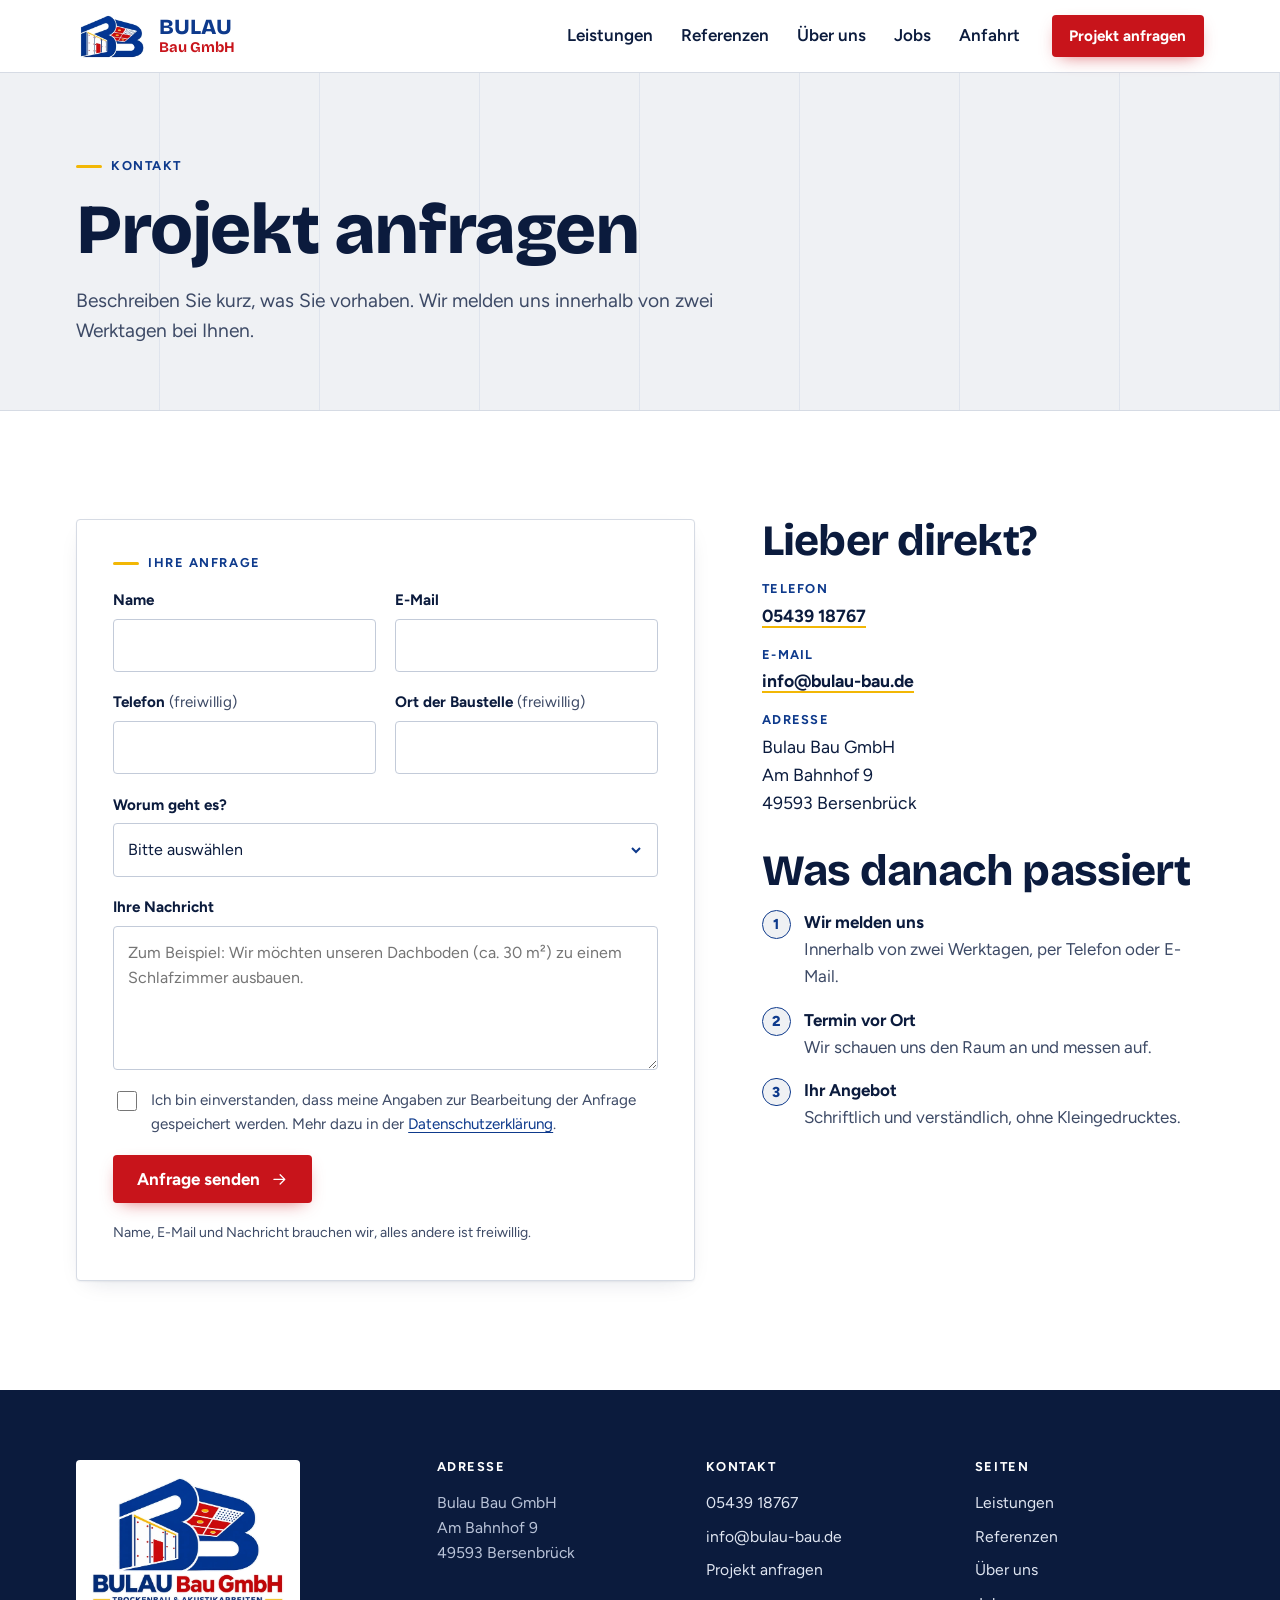
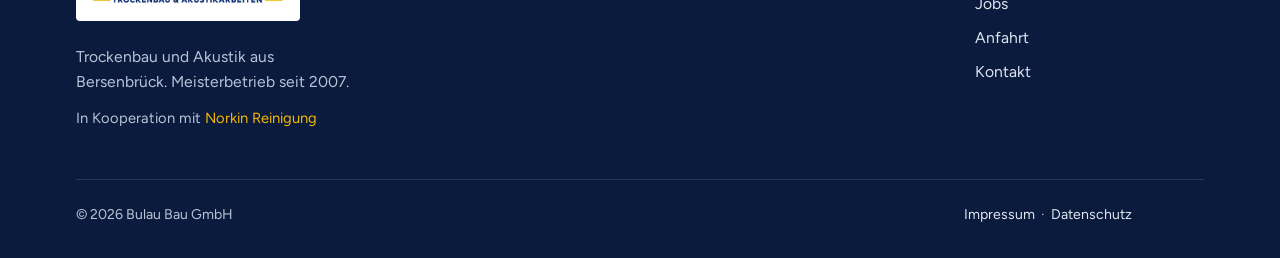
<file: kontakt.html>
<!doctype html>
<html lang="de">
<head>
<meta charset="utf-8">
<meta name="viewport" content="width=device-width, initial-scale=1, viewport-fit=cover">
<title>Projekt anfragen · Bulau Bau GmbH Bersenbrück</title>
<meta name="description" content="Fragen Sie Ihr Trockenbau- oder Akustikprojekt bei der Bulau Bau GmbH an. Wir melden uns innerhalb von zwei Werktagen. Telefon 05439 18767.">
<meta name="robots" content="index,follow">
<link rel="canonical" href="https://www.bulau-bau.de/kontakt">
<meta name="theme-color" content="#0e3a8c">
<link rel="icon" href="assets/img/favicon.svg" type="image/svg+xml">
<link rel="preload" href="assets/img/logo-zeichen.webp" as="image">
<link rel="apple-touch-icon" href="assets/img/apple-touch-icon.png">
<meta property="og:type" content="website">
<meta property="og:locale" content="de_DE">
<meta property="og:site_name" content="Bulau Bau GmbH">
<meta property="og:title" content="Projekt anfragen · Bulau Bau GmbH Bersenbrück">
<meta property="og:description" content="Fragen Sie Ihr Trockenbau- oder Akustikprojekt bei der Bulau Bau GmbH an. Wir melden uns innerhalb von zwei Werktagen. Telefon 05439 18767.">
<meta property="og:url" content="https://www.bulau-bau.de/kontakt">
<meta property="og:image" content="https://www.bulau-bau.de/assets/img/og-bild.jpg">
<meta property="og:image:width" content="1200">
<meta property="og:image:height" content="630">
<meta property="og:image:alt" content="Bulau Bau GmbH, Trockenbau und Akustik aus Bersenbrück">
<meta name="twitter:card" content="summary_large_image">
<meta name="twitter:title" content="Projekt anfragen · Bulau Bau GmbH Bersenbrück">
<meta name="twitter:description" content="Fragen Sie Ihr Trockenbau- oder Akustikprojekt bei der Bulau Bau GmbH an. Wir melden uns innerhalb von zwei Werktagen. Telefon 05439 18767.">
<meta name="twitter:image" content="https://www.bulau-bau.de/assets/img/og-bild.jpg">
<link rel="preload" href="assets/fonts/bricolage-grotesque.woff2" as="font" type="font/woff2" crossorigin>
<link rel="preload" href="assets/fonts/figtree.woff2" as="font" type="font/woff2" crossorigin>
<link rel="stylesheet" href="assets/css/style.css?v=f59fbd8a">
<script type="application/ld+json">{"@context": "https://schema.org", "@graph": [{"@type": "GeneralContractor", "@id": "https://www.bulau-bau.de/#firma", "name": "Bulau Bau GmbH", "description": "Meisterbetrieb für Trockenbau und Akustikarbeiten aus Bersenbrück: Wände einziehen, Dachausbau, abgehängte Decken und Schallschutzdecken.", "url": "https://www.bulau-bau.de/", "logo": "https://www.bulau-bau.de/assets/img/logo-bulau-bau.webp", "image": "https://www.bulau-bau.de/assets/img/og-bild.jpg", "telephone": "+49 5439 18767", "email": "info@bulau-bau.de", "address": {"@type": "PostalAddress", "streetAddress": "Am Bahnhof 9", "postalCode": "49593", "addressLocality": "Bersenbrück", "addressRegion": "Niedersachsen", "addressCountry": "DE"}, "hasMap": "https://www.google.com/maps/search/?api=1&query=Am+Bahnhof+9%2C+49593+Bersenbr%C3%BCck%2C+Deutschland", "areaServed": "Bersenbrück und Umgebung bis ca. 200 km, unter anderem Osnabrück, Oldenburg, Bremen, Münster und Bielefeld", "foundingDate": "2007", "numberOfEmployees": {"@type": "QuantitativeValue", "value": 6}, "founder": {"@type": "Person", "name": "Adrian Bulaur"}, "knowsAbout": ["Trockenbau", "Akustikdecken", "Dachausbau", "Abgehängte Decken", "Schallschutz"]}, {"@type": "ContactPage", "@id": "https://www.bulau-bau.de/kontakt#seite", "url": "https://www.bulau-bau.de/kontakt", "name": "Projekt anfragen", "description": "Kontakt zur Bulau Bau GmbH", "inLanguage": "de-DE", "about": {"@id": "https://www.bulau-bau.de/#firma"}}, {"@type": "BreadcrumbList", "itemListElement": [{"@type": "ListItem", "position": 1, "name": "Startseite", "item": "https://www.bulau-bau.de/"}, {"@type": "ListItem", "position": 2, "name": "Kontakt", "item": "https://www.bulau-bau.de/kontakt"}]}]}</script>
</head>
<body>
<a class="skip" href="#inhalt">Zum Inhalt springen</a>
<header class="header">
  <div class="wrap header__innen">
    <a class="logo" href="./" aria-label="Zur Startseite"><img class="logo__zeichen" src="assets/img/logo-zeichen.webp" alt="" width="240" height="146"><span class="logo__text"><span class="logo__name">BULAU</span><span class="logo__zusatz">Bau GmbH</span></span></a>
    <button class="nav__schalter" type="button" aria-expanded="false" aria-controls="hauptnav"><svg width="24" height="24" viewBox="0 0 24 24" fill="none" stroke="currentColor" stroke-width="1.7" stroke-linecap="round" stroke-linejoin="round" aria-hidden="true" focusable="false"><path d="M4 7h16M4 12h16M4 17h16"/></svg>Menü</button>
    <nav class="nav" id="hauptnav" aria-label="Hauptmenü">
      <ul class="nav__liste"><li><a href="leistungen">Leistungen</a></li><li><a href="referenzen">Referenzen</a></li><li><a href="ueber-uns">Über uns</a></li><li><a href="jobs">Jobs</a></li><li><a href="anfahrt">Anfahrt</a></li></ul>
      <a class="knopf knopf--klein" href="kontakt" aria-current="page">Projekt anfragen</a>
    </nav>
  </div>
</header>
<main id="inhalt">
<section class="seitenkopf">
  <div class="wrap">
    <span class="dachzeile">Kontakt</span>
    <h1>Projekt anfragen</h1>
    <p>Beschreiben Sie kurz, was Sie vorhaben. Wir melden uns innerhalb von zwei Werktagen bei Ihnen.</p>
  </div>
</section>

<section class="sektion" aria-label="Anfrage und Kontaktdaten">
  <div class="wrap kontakt">
    <form class="formular einblenden" id="anfrage-formular" action="send.php" method="post" novalidate aria-labelledby="formular-titel">
      <h2 id="formular-titel" class="dachzeile" style="font-size:.8rem">Ihre Anfrage</h2>
      <div id="formular-meldung" class="meldung" role="status" aria-live="polite" hidden></div>
      <div class="feldreihe">
        <div class="feld"><label for="f-name">Name</label><input id="f-name" name="name" type="text" autocomplete="name" required maxlength="120"></div>
        <div class="feld"><label for="f-email">E-Mail</label><input id="f-email" name="email" type="email" autocomplete="email" required maxlength="200"></div>
      </div>
      <div class="feldreihe">
        <div class="feld"><label for="f-tel">Telefon <span class="opt">(freiwillig)</span></label><input id="f-tel" name="telefon" type="tel" autocomplete="tel" maxlength="60"></div>
        <div class="feld"><label for="f-ort">Ort der Baustelle <span class="opt">(freiwillig)</span></label><input id="f-ort" name="ort" type="text" autocomplete="address-level2" maxlength="120"></div>
      </div>
      <div class="feld"><label for="f-vorhaben">Worum geht es?</label>
        <select id="f-vorhaben" name="vorhaben">
          <option value="">Bitte auswählen</option>
          <option>Wände einziehen</option><option>Dachausbau</option><option>Abgehängte Decke</option><option>Schallschutzdecke</option><option>Etwas anderes</option>
        </select>
      </div>
      <div class="feld" id="feld-anders"><label for="f-anders">Was genau?</label><input id="f-anders" name="vorhaben_anders" type="text" maxlength="120" placeholder="Zum Beispiel: Brandschutzverkleidung im Keller"></div>
      <div class="feld"><label for="f-nachricht">Ihre Nachricht</label><textarea id="f-nachricht" name="nachricht" required minlength="5" maxlength="5000" placeholder="Zum Beispiel: Wir möchten unseren Dachboden (ca. 30 m²) zu einem Schlafzimmer ausbauen."></textarea></div>
      <div class="honig" aria-hidden="true"><label for="f-website">Bitte leer lassen</label><input id="f-website" name="website" type="text" tabindex="-1" autocomplete="off"></div>
      <input type="hidden" name="t" value="">
      <label class="zustimmung" for="f-ds"><input id="f-ds" name="datenschutz" type="checkbox" value="ja" required><span>Ich bin einverstanden, dass meine Angaben zur Bearbeitung der Anfrage gespeichert werden. Mehr dazu in der <a href="datenschutz">Datenschutzerklärung</a>.</span></label>
      <button class="knopf" type="submit">Anfrage senden <svg width="24" height="24" viewBox="0 0 24 24" fill="none" stroke="currentColor" stroke-width="1.7" stroke-linecap="round" stroke-linejoin="round" aria-hidden="true" focusable="false"><path d="M5 12h14M13 6l6 6-6 6"/></svg></button>
      <p class="pflicht">Name, E-Mail und Nachricht brauchen wir, alles andere ist freiwillig.</p>
    </form>

    <aside class="direkt">
      <div class="direkt__block einblenden">
        <h2>Lieber direkt?</h2>
        <dl>
          <div><dt>Telefon</dt><dd><a href="tel:+49543918767">05439 18767</a></dd></div>
          <div><dt>E-Mail</dt><dd><a href="mailto:info@bulau-bau.de">info@bulau-bau.de</a></dd></div>
          <div><dt>Adresse</dt><dd>Bulau Bau GmbH<br>Am Bahnhof 9<br>49593 Bersenbrück</dd></div>
        </dl>
      </div>
      <div class="direkt__block einblenden">
        <h2>Was danach passiert</h2>
        <ol class="danach">
          <li><strong>Wir melden uns</strong>Innerhalb von zwei Werktagen, per Telefon oder E-Mail.</li>
          <li><strong>Termin vor Ort</strong>Wir schauen uns den Raum an und messen auf.</li>
          <li><strong>Ihr Angebot</strong>Schriftlich und verständlich, ohne Kleingedrucktes.</li>
        </ol>
      </div>
    </aside>
  </div>
</section>
</main>
<footer class="footer">
  <div class="wrap">
    <div class="footer__raster">
      <div>
        <a class="footer__logo" href="./" aria-label="Zur Startseite"><img src="assets/img/logo-bulau-bau.webp" alt="Logo der Bulau Bau GmbH, Trockenbau und Akustikarbeiten" width="600" height="413" loading="lazy"></a>
        <p class="footer__satz">Trockenbau und Akustik aus Bersenbrück. Meisterbetrieb seit 2007.</p>
        <p class="footer__partner">In Kooperation mit <a href="https://reinigung-norkin.de/" target="_blank" rel="noopener">Norkin Reinigung</a></p>
      </div>
      <div>
        <h2>Adresse</h2>
        <address>Bulau Bau GmbH<br>Am Bahnhof 9<br>49593 Bersenbrück</address>
      </div>
      <div>
        <h2>Kontakt</h2>
        <ul>
          <li><a href="tel:+49543918767">05439 18767</a></li>
          <li><a href="mailto:info@bulau-bau.de">info@bulau-bau.de</a></li>
          <li><a href="kontakt">Projekt anfragen</a></li>
        </ul>
      </div>
      <div class="footer__seiten">
        <h2>Seiten</h2>
        <ul>
          <li><a href="leistungen">Leistungen</a></li>
          <li><a href="referenzen">Referenzen</a></li>
          <li><a href="ueber-uns">Über uns</a></li>
          <li><a href="jobs">Jobs</a></li>
          <li><a href="anfahrt">Anfahrt</a></li>
          <li><a href="kontakt">Kontakt</a></li>
        </ul>
      </div>
    </div>
    <div class="footer__unten">
      <span>© 2026 Bulau Bau GmbH</span>
      <span><a href="impressum">Impressum</a> &nbsp;·&nbsp; <a href="datenschutz">Datenschutz</a></span>
    </div>
  </div>
</footer>
<script src="assets/js/main.js?v=0d188734" defer></script>
<script src="assets/js/spiel.js?v=a398217e" defer></script>
</body>
</html>
</file>
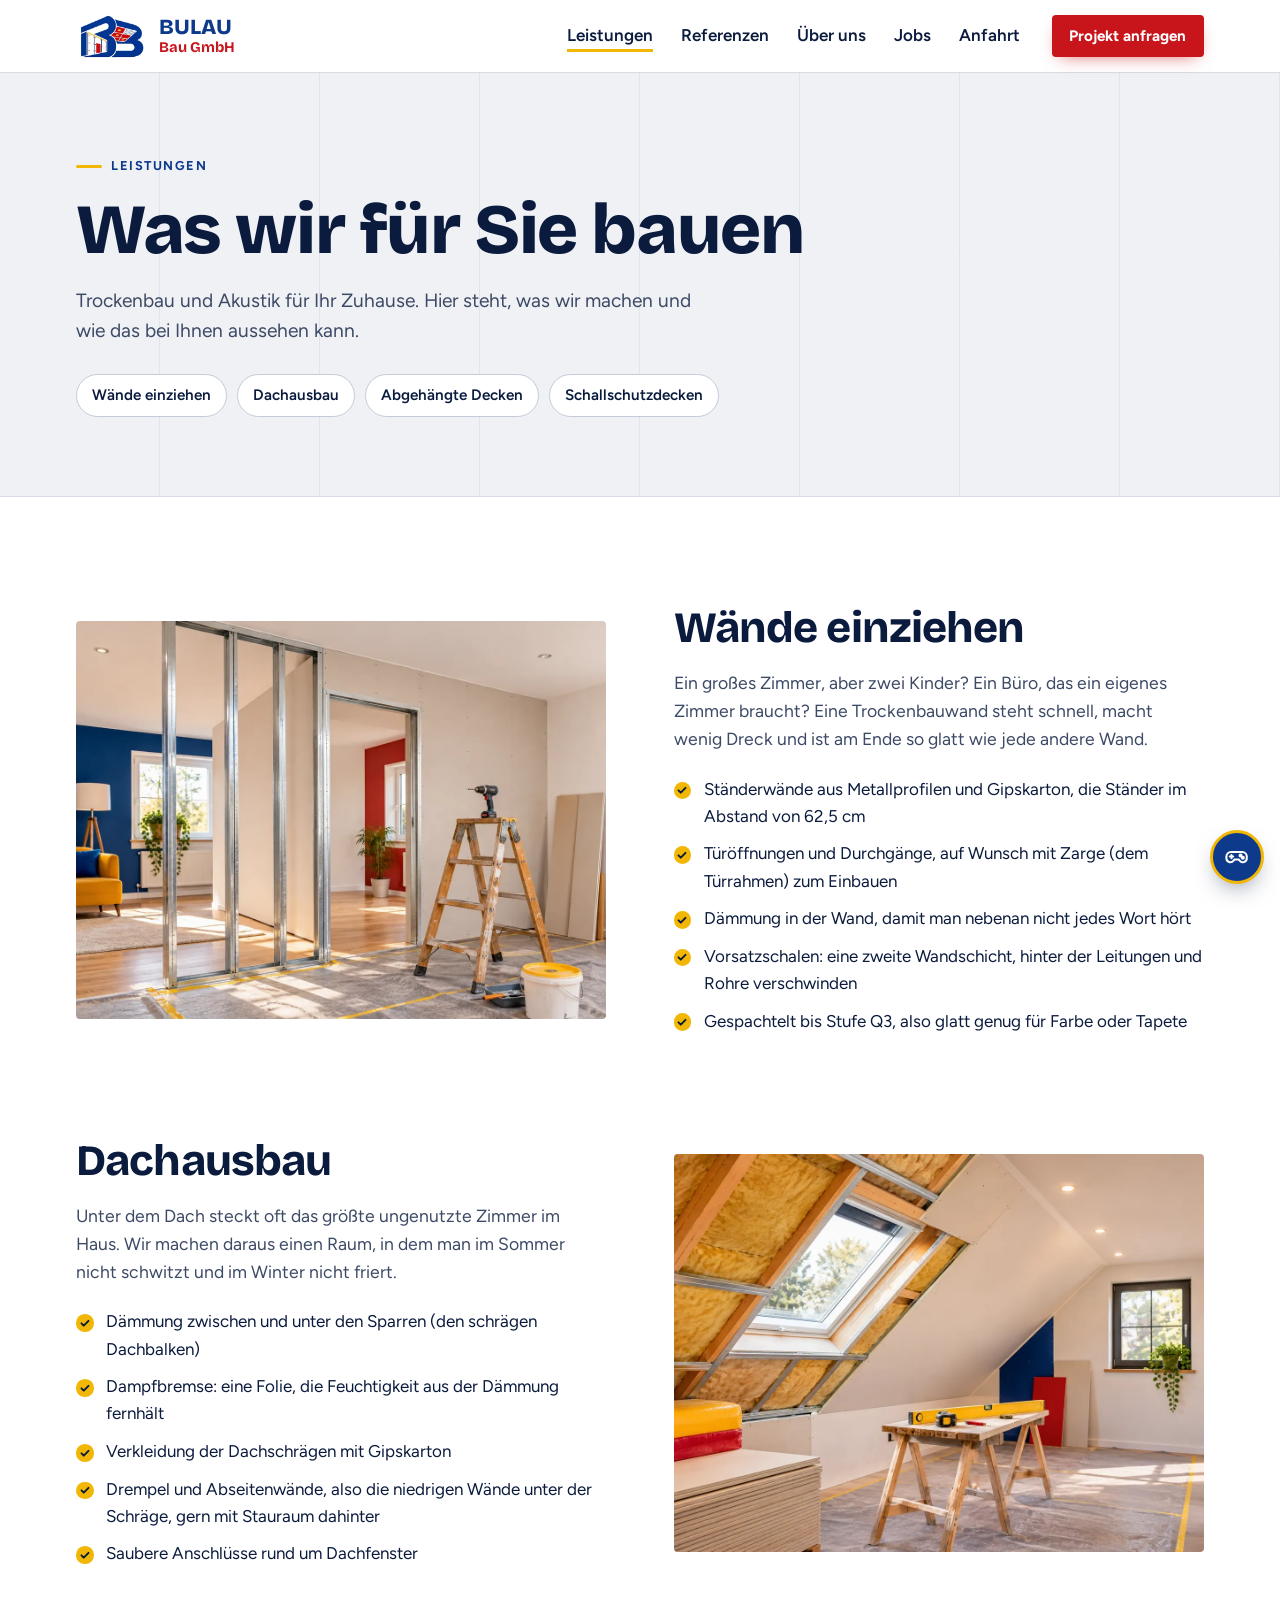
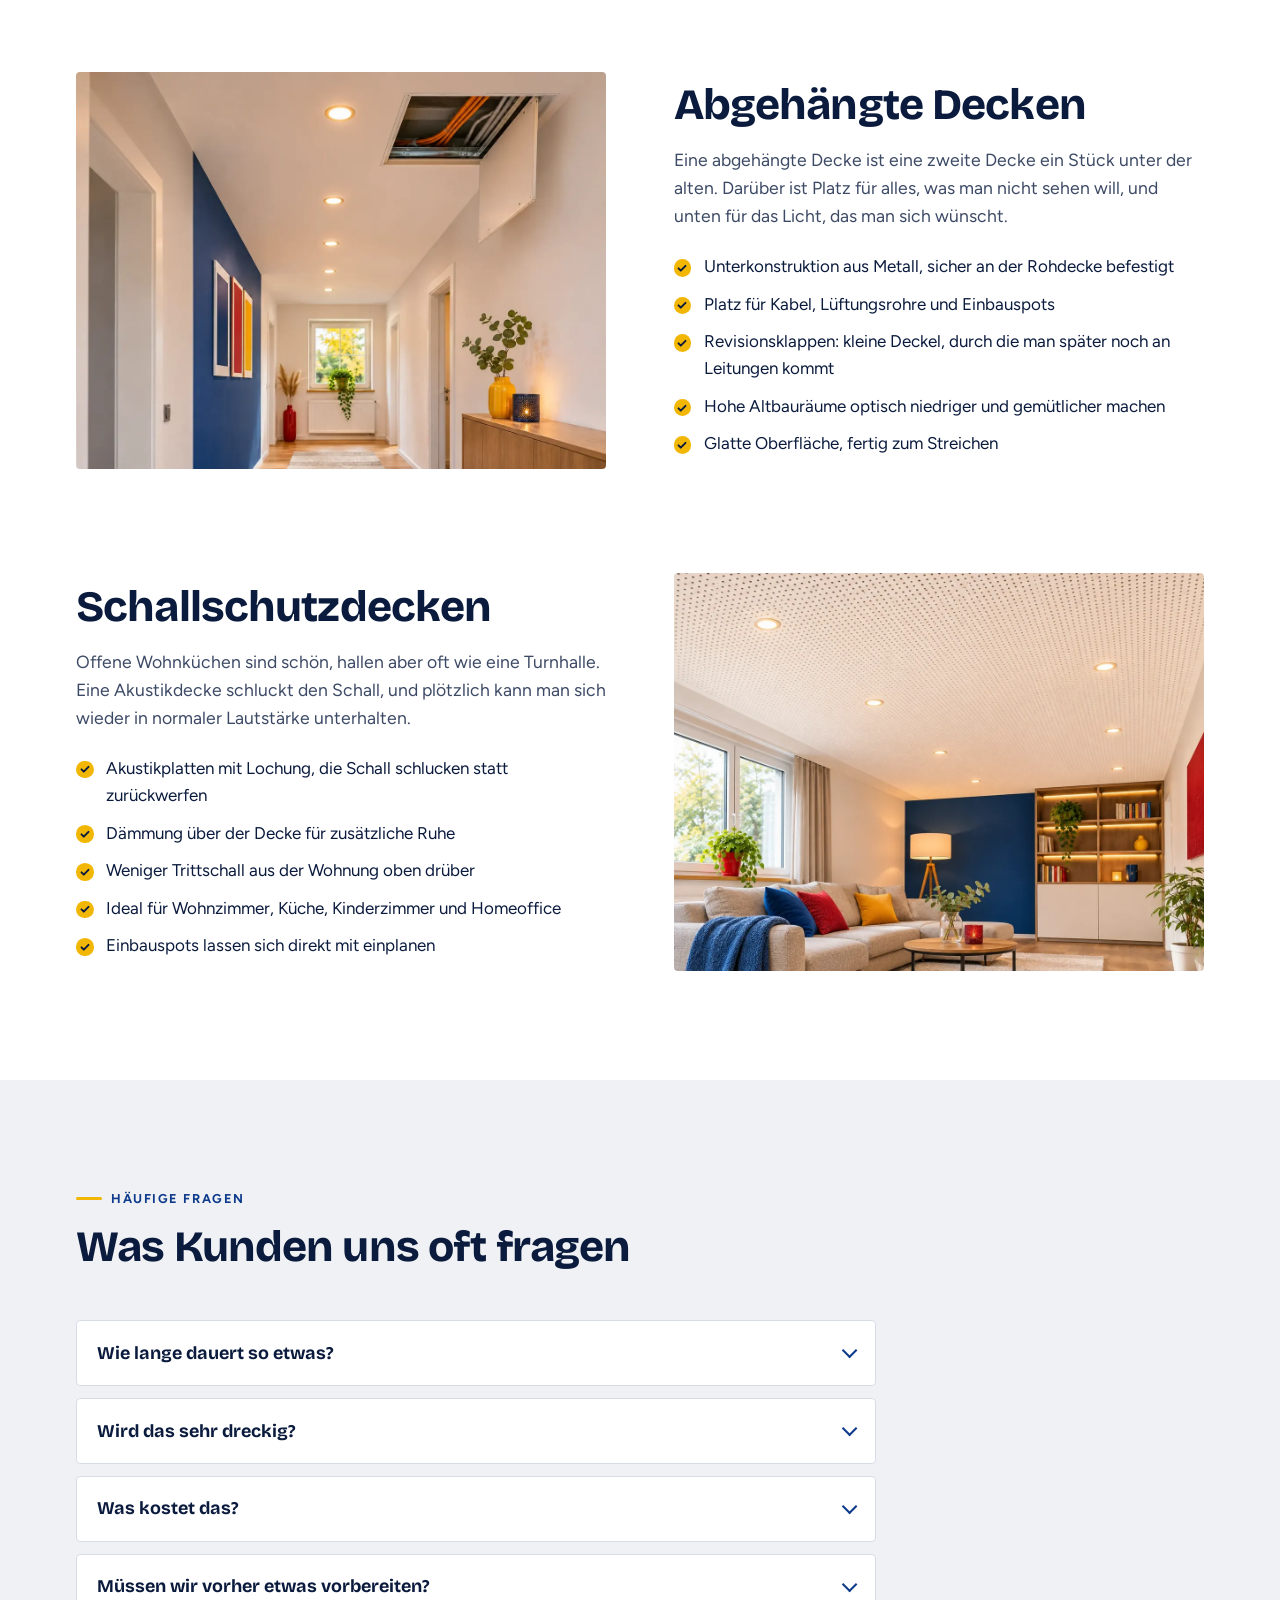
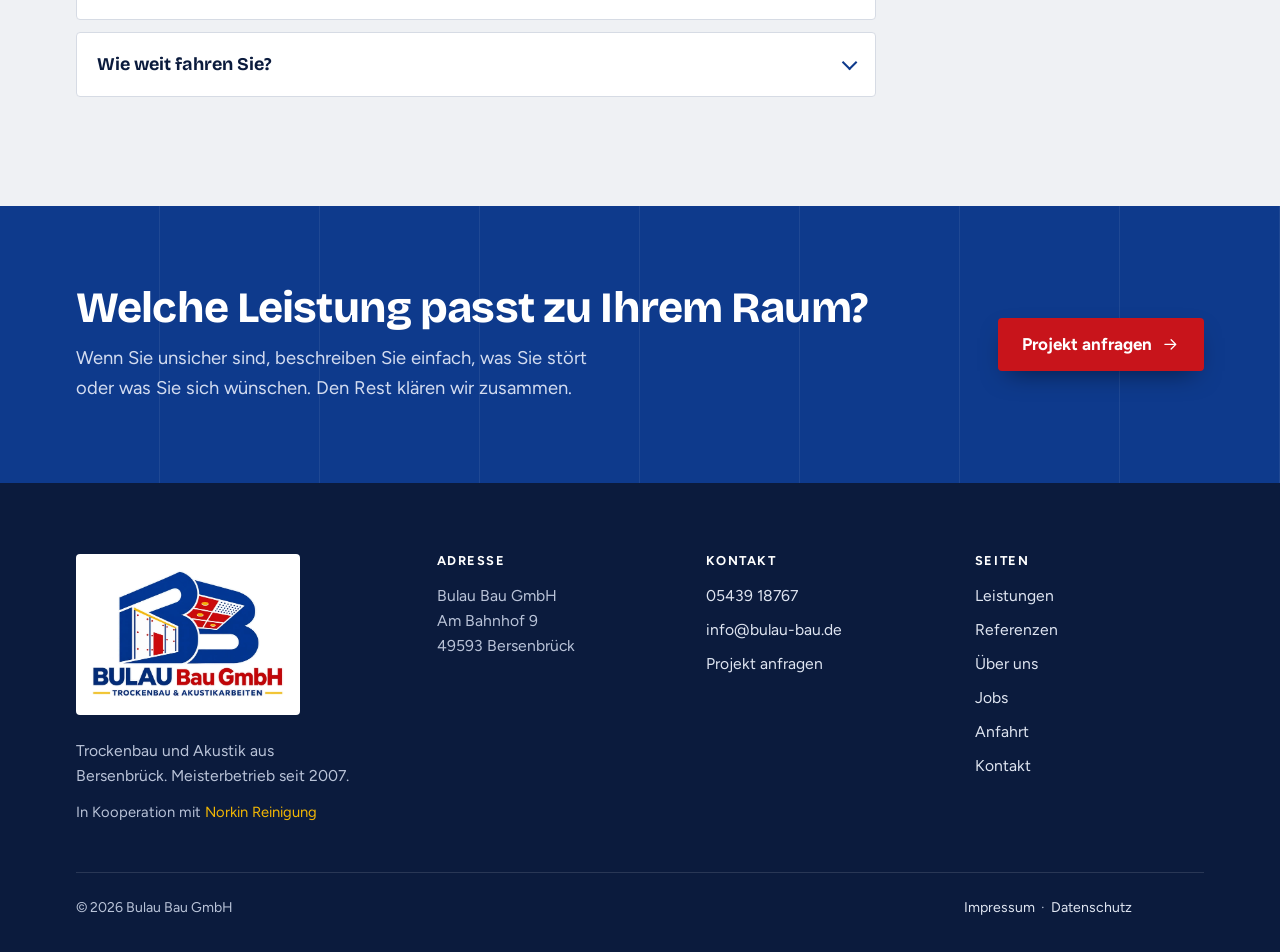
<file: leistungen.html>
<!doctype html>
<html lang="de">
<head>
<meta charset="utf-8">
<meta name="viewport" content="width=device-width, initial-scale=1, viewport-fit=cover">
<title>Leistungen: Trockenbau, Dachausbau, Akustikdecken · Bulau Bau</title>
<meta name="description" content="Wände einziehen, Dachausbau, abgehängte Decken und Schallschutzdecken vom Meisterbetrieb aus Bersenbrück. Mit Antworten auf die häufigsten Fragen.">
<meta name="robots" content="index,follow">
<link rel="canonical" href="https://www.bulau-bau.de/leistungen">
<meta name="theme-color" content="#0e3a8c">
<link rel="icon" href="assets/img/favicon.svg" type="image/svg+xml">
<link rel="preload" href="assets/img/logo-zeichen.webp" as="image">
<link rel="apple-touch-icon" href="assets/img/apple-touch-icon.png">
<meta property="og:type" content="website">
<meta property="og:locale" content="de_DE">
<meta property="og:site_name" content="Bulau Bau GmbH">
<meta property="og:title" content="Leistungen: Trockenbau, Dachausbau, Akustikdecken · Bulau Bau">
<meta property="og:description" content="Wände einziehen, Dachausbau, abgehängte Decken und Schallschutzdecken vom Meisterbetrieb aus Bersenbrück. Mit Antworten auf die häufigsten Fragen.">
<meta property="og:url" content="https://www.bulau-bau.de/leistungen">
<meta property="og:image" content="https://www.bulau-bau.de/assets/img/og-bild.jpg">
<meta property="og:image:width" content="1200">
<meta property="og:image:height" content="630">
<meta property="og:image:alt" content="Bulau Bau GmbH, Trockenbau und Akustik aus Bersenbrück">
<meta name="twitter:card" content="summary_large_image">
<meta name="twitter:title" content="Leistungen: Trockenbau, Dachausbau, Akustikdecken · Bulau Bau">
<meta name="twitter:description" content="Wände einziehen, Dachausbau, abgehängte Decken und Schallschutzdecken vom Meisterbetrieb aus Bersenbrück. Mit Antworten auf die häufigsten Fragen.">
<meta name="twitter:image" content="https://www.bulau-bau.de/assets/img/og-bild.jpg">
<link rel="preload" href="assets/fonts/bricolage-grotesque.woff2" as="font" type="font/woff2" crossorigin>
<link rel="preload" href="assets/fonts/figtree.woff2" as="font" type="font/woff2" crossorigin>
<link rel="stylesheet" href="assets/css/style.css?v=f59fbd8a">
<script type="application/ld+json">{"@context": "https://schema.org", "@graph": [{"@type": "GeneralContractor", "@id": "https://www.bulau-bau.de/#firma", "name": "Bulau Bau GmbH", "description": "Meisterbetrieb für Trockenbau und Akustikarbeiten aus Bersenbrück: Wände einziehen, Dachausbau, abgehängte Decken und Schallschutzdecken.", "url": "https://www.bulau-bau.de/", "logo": "https://www.bulau-bau.de/assets/img/logo-bulau-bau.webp", "image": "https://www.bulau-bau.de/assets/img/og-bild.jpg", "telephone": "+49 5439 18767", "email": "info@bulau-bau.de", "address": {"@type": "PostalAddress", "streetAddress": "Am Bahnhof 9", "postalCode": "49593", "addressLocality": "Bersenbrück", "addressRegion": "Niedersachsen", "addressCountry": "DE"}, "hasMap": "https://www.google.com/maps/search/?api=1&query=Am+Bahnhof+9%2C+49593+Bersenbr%C3%BCck%2C+Deutschland", "areaServed": "Bersenbrück und Umgebung bis ca. 200 km, unter anderem Osnabrück, Oldenburg, Bremen, Münster und Bielefeld", "foundingDate": "2007", "numberOfEmployees": {"@type": "QuantitativeValue", "value": 6}, "founder": {"@type": "Person", "name": "Adrian Bulaur"}, "knowsAbout": ["Trockenbau", "Akustikdecken", "Dachausbau", "Abgehängte Decken", "Schallschutz"]}, {"@type": "WebPage", "@id": "https://www.bulau-bau.de/leistungen#seite", "url": "https://www.bulau-bau.de/leistungen", "name": "Leistungen", "description": "Leistungen der Bulau Bau GmbH", "inLanguage": "de-DE", "about": {"@id": "https://www.bulau-bau.de/#firma"}}, {"@type": "BreadcrumbList", "itemListElement": [{"@type": "ListItem", "position": 1, "name": "Startseite", "item": "https://www.bulau-bau.de/"}, {"@type": "ListItem", "position": 2, "name": "Leistungen", "item": "https://www.bulau-bau.de/leistungen"}]}, {"@type": "ItemList", "name": "Leistungen", "itemListElement": [{"@type": "ListItem", "position": 1, "item": {"@type": "Service", "name": "Wände einziehen", "description": "Ein großes Zimmer, aber zwei Kinder? Ein Büro, das ein eigenes Zimmer braucht? Eine Trockenbauwand steht schnell, macht wenig Dreck und ist am Ende so glatt wie jede andere Wand.", "provider": {"@id": "https://www.bulau-bau.de/#firma"}, "areaServed": "Bersenbrück und Umgebung bis ca. 200 km", "url": "https://www.bulau-bau.de/leistungen#waende"}}, {"@type": "ListItem", "position": 2, "item": {"@type": "Service", "name": "Dachausbau", "description": "Unter dem Dach steckt oft das größte ungenutzte Zimmer im Haus. Wir machen daraus einen Raum, in dem man im Sommer nicht schwitzt und im Winter nicht friert.", "provider": {"@id": "https://www.bulau-bau.de/#firma"}, "areaServed": "Bersenbrück und Umgebung bis ca. 200 km", "url": "https://www.bulau-bau.de/leistungen#dachausbau"}}, {"@type": "ListItem", "position": 3, "item": {"@type": "Service", "name": "Abgehängte Decken", "description": "Eine abgehängte Decke ist eine zweite Decke ein Stück unter der alten. Darüber ist Platz für alles, was man nicht sehen will, und unten für das Licht, das man sich wünscht.", "provider": {"@id": "https://www.bulau-bau.de/#firma"}, "areaServed": "Bersenbrück und Umgebung bis ca. 200 km", "url": "https://www.bulau-bau.de/leistungen#decken"}}, {"@type": "ListItem", "position": 4, "item": {"@type": "Service", "name": "Schallschutzdecken", "description": "Offene Wohnküchen sind schön, hallen aber oft wie eine Turnhalle. Eine Akustikdecke schluckt den Schall, und plötzlich kann man sich wieder in normaler Lautstärke unterhalten.", "provider": {"@id": "https://www.bulau-bau.de/#firma"}, "areaServed": "Bersenbrück und Umgebung bis ca. 200 km", "url": "https://www.bulau-bau.de/leistungen#schallschutz"}}]}, {"@type": "FAQPage", "mainEntity": [{"@type": "Question", "name": "Wie lange dauert so etwas?", "acceptedAnswer": {"@type": "Answer", "text": "Eine Trennwand steht oft in ein bis zwei Tagen, dazu kommen Trocknen und Spachteln. Ein Dachausbau dauert je nach Größe ein bis drei Wochen. Bei der Besichtigung sagen wir es Ihnen genau."}}, {"@type": "Question", "name": "Wird das sehr dreckig?", "acceptedAnswer": {"@type": "Answer", "text": "Trockenbau ist deutlich sauberer als Mauern. Wir decken Böden und Möbel ab, schneiden die Platten möglichst an einem festen Platz und räumen jeden Abend auf."}}, {"@type": "Question", "name": "Was kostet das?", "acceptedAnswer": {"@type": "Answer", "text": "Das hängt vom Raum und vom Umfang ab. Nach der Besichtigung bekommen Sie ein schriftliches Angebot, in dem Sie genau sehen, was wofür anfällt."}}, {"@type": "Question", "name": "Müssen wir vorher etwas vorbereiten?", "acceptedAnswer": {"@type": "Answer", "text": "Räumen Sie den Bereich so gut es geht frei. Alles andere, zum Beispiel Strom und Zugang, besprechen wir beim Termin."}}, {"@type": "Question", "name": "Wie weit fahren Sie?", "acceptedAnswer": {"@type": "Answer", "text": "Für Projekte fahren wir bis etwa 200 km rund um Bersenbrück, zum Beispiel nach Osnabrück, Oldenburg, Münster oder Bremen."}}]}]}</script>
</head>
<body>
<a class="skip" href="#inhalt">Zum Inhalt springen</a>
<header class="header">
  <div class="wrap header__innen">
    <a class="logo" href="./" aria-label="Zur Startseite"><img class="logo__zeichen" src="assets/img/logo-zeichen.webp" alt="" width="240" height="146"><span class="logo__text"><span class="logo__name">BULAU</span><span class="logo__zusatz">Bau GmbH</span></span></a>
    <button class="nav__schalter" type="button" aria-expanded="false" aria-controls="hauptnav"><svg width="24" height="24" viewBox="0 0 24 24" fill="none" stroke="currentColor" stroke-width="1.7" stroke-linecap="round" stroke-linejoin="round" aria-hidden="true" focusable="false"><path d="M4 7h16M4 12h16M4 17h16"/></svg>Menü</button>
    <nav class="nav" id="hauptnav" aria-label="Hauptmenü">
      <ul class="nav__liste"><li><a href="leistungen" aria-current="page">Leistungen</a></li><li><a href="referenzen">Referenzen</a></li><li><a href="ueber-uns">Über uns</a></li><li><a href="jobs">Jobs</a></li><li><a href="anfahrt">Anfahrt</a></li></ul>
      <a class="knopf knopf--klein" href="kontakt">Projekt anfragen</a>
    </nav>
  </div>
</header>
<main id="inhalt">
<section class="seitenkopf">
  <div class="wrap">
    <span class="dachzeile">Leistungen</span>
    <h1>Was wir für Sie bauen</h1>
    <p>Trockenbau und Akustik für Ihr Zuhause. Hier steht, was wir machen und wie das bei Ihnen aussehen kann.</p>
    <ul class="sprung" aria-label="Direkt zu">
      <li><a href="#waende">Wände einziehen</a></li><li><a href="#dachausbau">Dachausbau</a></li><li><a href="#decken">Abgehängte Decken</a></li><li><a href="#schallschutz">Schallschutzdecken</a></li>
    </ul>
  </div>
</section>

<section class="sektion" aria-label="Leistungen im Detail">
  <div class="wrap">
    <article class="leistung einblenden" id="waende" aria-labelledby="t-waende">
      <div class="leistung__bild"><div class="bildrahmen r-4x3"><img src="assets/img/staenderwand-tuer.webp" alt="Ständerwerk aus Metallprofilen mit Türzarge in einem hellen Wohnraum, daneben eine Leiter mit Akkuschrauber und ein Spachteleimer" width="1200" height="900" decoding="async" loading="lazy"></div></div>
      <div class="leistung__text">
        <h2 id="t-waende">Wände einziehen</h2>
        <p>Ein großes Zimmer, aber zwei Kinder? Ein Büro, das ein eigenes Zimmer braucht? Eine Trockenbauwand steht schnell, macht wenig Dreck und ist am Ende so glatt wie jede andere Wand.</p>
        <ul class="haken"><li>Ständerwände aus Metallprofilen und Gipskarton, die Ständer im Abstand von 62,5 cm</li><li>Türöffnungen und Durchgänge, auf Wunsch mit Zarge (dem Türrahmen) zum Einbauen</li><li>Dämmung in der Wand, damit man nebenan nicht jedes Wort hört</li><li>Vorsatzschalen: eine zweite Wandschicht, hinter der Leitungen und Rohre verschwinden</li><li>Gespachtelt bis Stufe Q3, also glatt genug für Farbe oder Tapete</li></ul>
      </div>
    </article><article class="leistung einblenden" id="dachausbau" aria-labelledby="t-dachausbau">
      <div class="leistung__bild"><div class="bildrahmen r-4x3"><img src="assets/img/dachausbau-daemmung.webp" alt="Dachgeschoss im Ausbau: gelbe Dämmung zwischen den Sparren, darunter Metallprofile, rechts schon mit Gipskarton verkleidet, in der Mitte ein Arbeitsbock mit Wasserwaage" width="1200" height="900" decoding="async" loading="lazy"></div></div>
      <div class="leistung__text">
        <h2 id="t-dachausbau">Dachausbau</h2>
        <p>Unter dem Dach steckt oft das größte ungenutzte Zimmer im Haus. Wir machen daraus einen Raum, in dem man im Sommer nicht schwitzt und im Winter nicht friert.</p>
        <ul class="haken"><li>Dämmung zwischen und unter den Sparren (den schrägen Dachbalken)</li><li>Dampfbremse: eine Folie, die Feuchtigkeit aus der Dämmung fernhält</li><li>Verkleidung der Dachschrägen mit Gipskarton</li><li>Drempel und Abseitenwände, also die niedrigen Wände unter der Schräge, gern mit Stauraum dahinter</li><li>Saubere Anschlüsse rund um Dachfenster</li></ul>
      </div>
    </article><article class="leistung einblenden" id="decken" aria-labelledby="t-decken">
      <div class="leistung__bild"><div class="bildrahmen r-4x3"><img src="assets/img/flur-revisionsklappe.webp" alt="Flur mit neuer abgehängter Decke und Einbauspots, eine geöffnete Revisionsklappe zeigt die Kabel und Rohre darüber" width="1200" height="900" decoding="async" loading="lazy"></div></div>
      <div class="leistung__text">
        <h2 id="t-decken">Abgehängte Decken</h2>
        <p>Eine abgehängte Decke ist eine zweite Decke ein Stück unter der alten. Darüber ist Platz für alles, was man nicht sehen will, und unten für das Licht, das man sich wünscht.</p>
        <ul class="haken"><li>Unterkonstruktion aus Metall, sicher an der Rohdecke befestigt</li><li>Platz für Kabel, Lüftungsrohre und Einbauspots</li><li>Revisionsklappen: kleine Deckel, durch die man später noch an Leitungen kommt</li><li>Hohe Altbauräume optisch niedriger und gemütlicher machen</li><li>Glatte Oberfläche, fertig zum Streichen</li></ul>
      </div>
    </article><article class="leistung einblenden" id="schallschutz" aria-labelledby="t-schallschutz">
      <div class="leistung__bild"><div class="bildrahmen r-4x3"><img src="assets/img/akustikdecke-wohnzimmer.webp" alt="Wohnzimmer mit fein gelochter weißer Akustikdecke und Einbauspots, darunter Sofa mit bunten Kissen, Stehlampe und beleuchtetes Regal" width="1200" height="900" decoding="async" loading="lazy"></div></div>
      <div class="leistung__text">
        <h2 id="t-schallschutz">Schallschutzdecken</h2>
        <p>Offene Wohnküchen sind schön, hallen aber oft wie eine Turnhalle. Eine Akustikdecke schluckt den Schall, und plötzlich kann man sich wieder in normaler Lautstärke unterhalten.</p>
        <ul class="haken"><li>Akustikplatten mit Lochung, die Schall schlucken statt zurückwerfen</li><li>Dämmung über der Decke für zusätzliche Ruhe</li><li>Weniger Trittschall aus der Wohnung oben drüber</li><li>Ideal für Wohnzimmer, Küche, Kinderzimmer und Homeoffice</li><li>Einbauspots lassen sich direkt mit einplanen</li></ul>
      </div>
    </article>
  </div>
</section>

<section class="sektion sektion--gips" aria-labelledby="fragen-titel">
  <div class="wrap">
    <div class="kopf">
      <span class="dachzeile">Häufige Fragen</span>
      <h2 id="fragen-titel">Was Kunden uns oft fragen</h2>
    </div>
    <div class="fragen einblenden"><details><summary>Wie lange dauert so etwas?</summary><p>Eine Trennwand steht oft in ein bis zwei Tagen, dazu kommen Trocknen und Spachteln. Ein Dachausbau dauert je nach Größe ein bis drei Wochen. Bei der Besichtigung sagen wir es Ihnen genau.</p></details><details><summary>Wird das sehr dreckig?</summary><p>Trockenbau ist deutlich sauberer als Mauern. Wir decken Böden und Möbel ab, schneiden die Platten möglichst an einem festen Platz und räumen jeden Abend auf.</p></details><details><summary>Was kostet das?</summary><p>Das hängt vom Raum und vom Umfang ab. Nach der Besichtigung bekommen Sie ein schriftliches Angebot, in dem Sie genau sehen, was wofür anfällt.</p></details><details><summary>Müssen wir vorher etwas vorbereiten?</summary><p>Räumen Sie den Bereich so gut es geht frei. Alles andere, zum Beispiel Strom und Zugang, besprechen wir beim Termin.</p></details><details><summary>Wie weit fahren Sie?</summary><p>Für Projekte fahren wir bis etwa 200 km rund um Bersenbrück, zum Beispiel nach Osnabrück, Oldenburg, Münster oder Bremen.</p></details></div>
  </div>
</section>

<section class="aufruf" aria-labelledby="aufruf-titel">
  <div class="wrap einblenden">
    <div>
      <h2 id="aufruf-titel">Welche Leistung passt zu Ihrem Raum?</h2>
      <p>Wenn Sie unsicher sind, beschreiben Sie einfach, was Sie stört oder was Sie sich wünschen. Den Rest klären wir zusammen.</p>
    </div>
    <a class="knopf" href="kontakt">Projekt anfragen <svg width="24" height="24" viewBox="0 0 24 24" fill="none" stroke="currentColor" stroke-width="1.7" stroke-linecap="round" stroke-linejoin="round" aria-hidden="true" focusable="false"><path d="M5 12h14M13 6l6 6-6 6"/></svg></a>
  </div>
</section>
</main>
<footer class="footer">
  <div class="wrap">
    <div class="footer__raster">
      <div>
        <a class="footer__logo" href="./" aria-label="Zur Startseite"><img src="assets/img/logo-bulau-bau.webp" alt="Logo der Bulau Bau GmbH, Trockenbau und Akustikarbeiten" width="600" height="413" loading="lazy"></a>
        <p class="footer__satz">Trockenbau und Akustik aus Bersenbrück. Meisterbetrieb seit 2007.</p>
        <p class="footer__partner">In Kooperation mit <a href="https://reinigung-norkin.de/" target="_blank" rel="noopener">Norkin Reinigung</a></p>
      </div>
      <div>
        <h2>Adresse</h2>
        <address>Bulau Bau GmbH<br>Am Bahnhof 9<br>49593 Bersenbrück</address>
      </div>
      <div>
        <h2>Kontakt</h2>
        <ul>
          <li><a href="tel:+49543918767">05439 18767</a></li>
          <li><a href="mailto:info@bulau-bau.de">info@bulau-bau.de</a></li>
          <li><a href="kontakt">Projekt anfragen</a></li>
        </ul>
      </div>
      <div class="footer__seiten">
        <h2>Seiten</h2>
        <ul>
          <li><a href="leistungen">Leistungen</a></li>
          <li><a href="referenzen">Referenzen</a></li>
          <li><a href="ueber-uns">Über uns</a></li>
          <li><a href="jobs">Jobs</a></li>
          <li><a href="anfahrt">Anfahrt</a></li>
          <li><a href="kontakt">Kontakt</a></li>
        </ul>
      </div>
    </div>
    <div class="footer__unten">
      <span>© 2026 Bulau Bau GmbH</span>
      <span><a href="impressum">Impressum</a> &nbsp;·&nbsp; <a href="datenschutz">Datenschutz</a></span>
    </div>
  </div>
</footer>
<script src="assets/js/main.js?v=0d188734" defer></script>
<script src="assets/js/spiel.js?v=a398217e" defer></script>
</body>
</html>
</file>
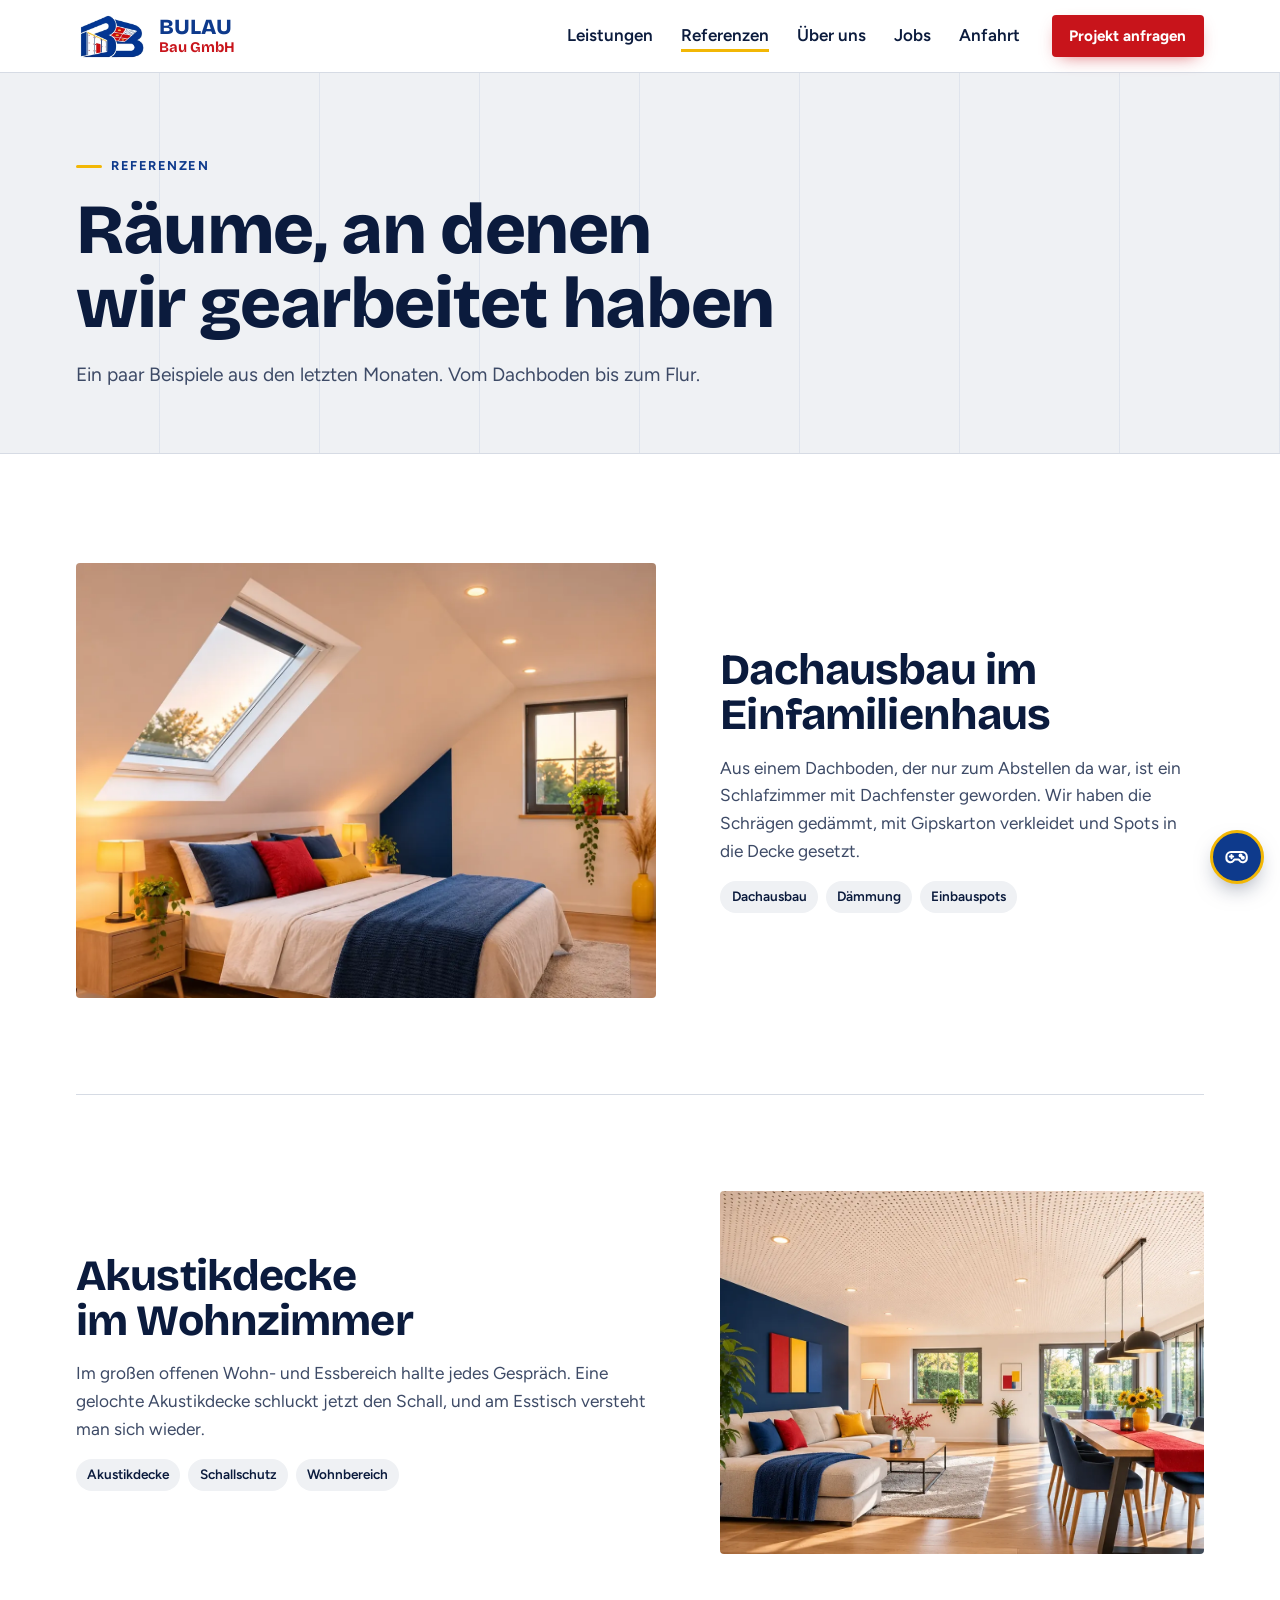
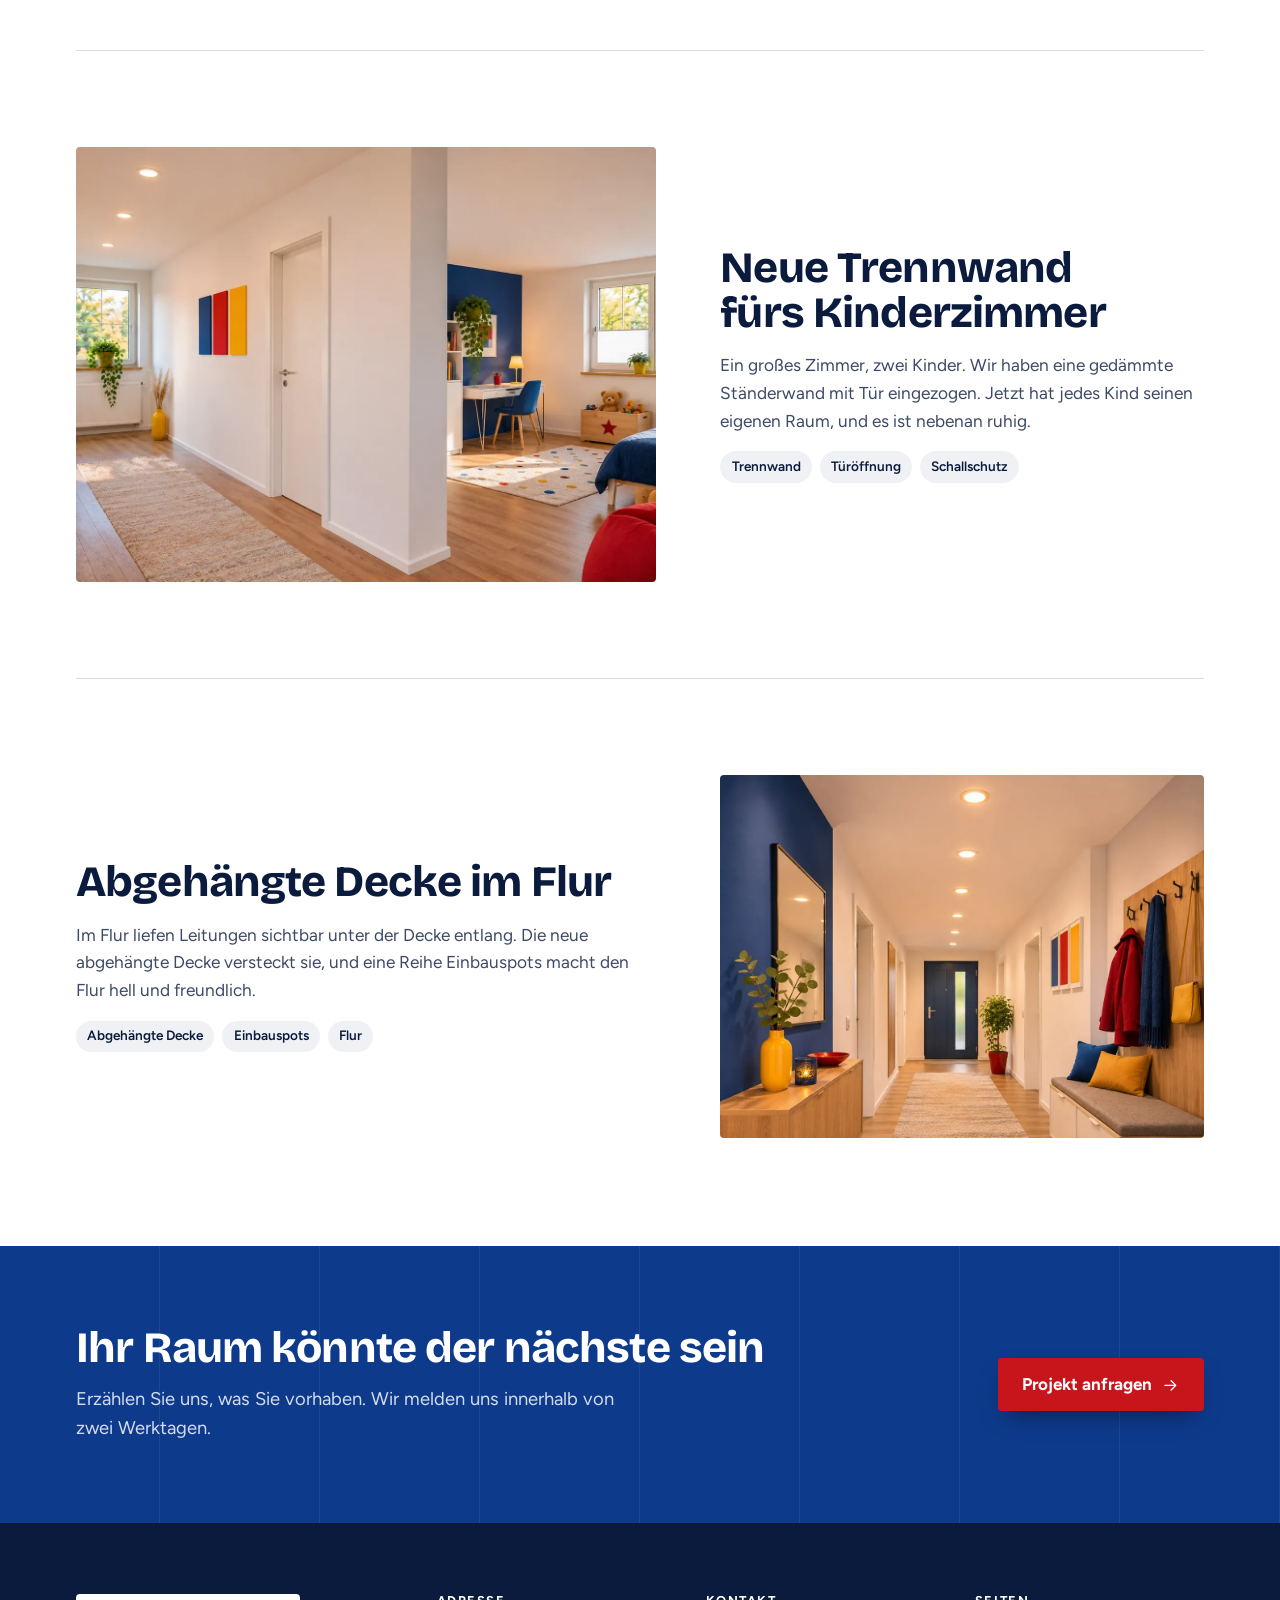
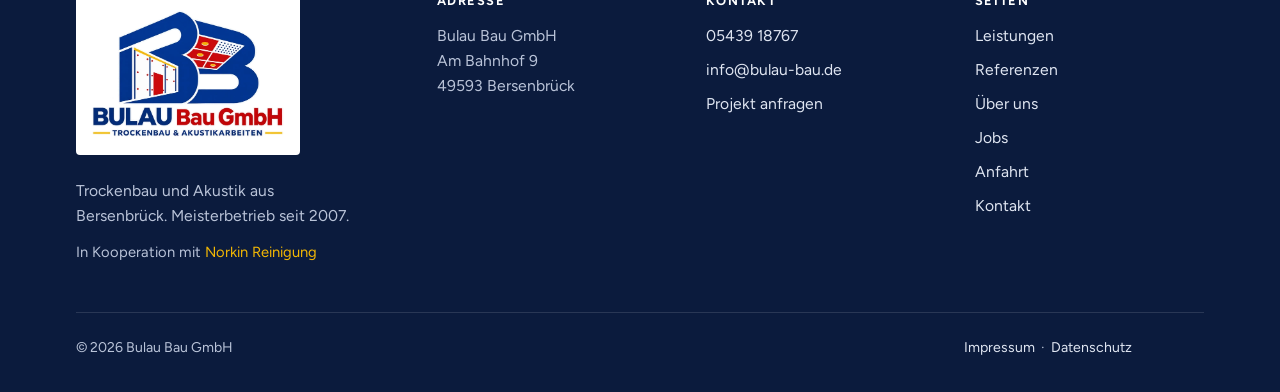
<file: referenzen.html>
<!doctype html>
<html lang="de">
<head>
<meta charset="utf-8">
<meta name="viewport" content="width=device-width, initial-scale=1, viewport-fit=cover">
<title>Referenzen: Dachausbau, Akustikdecken, Trennwände · Bulau Bau</title>
<meta name="description" content="Beispiele unserer Arbeit: ausgebaute Dachböden, Akustikdecken im Wohnzimmer, neue Trennwände und abgehängte Decken mit Spots.">
<meta name="robots" content="index,follow">
<link rel="canonical" href="https://www.bulau-bau.de/referenzen">
<meta name="theme-color" content="#0e3a8c">
<link rel="icon" href="assets/img/favicon.svg" type="image/svg+xml">
<link rel="preload" href="assets/img/logo-zeichen.webp" as="image">
<link rel="apple-touch-icon" href="assets/img/apple-touch-icon.png">
<meta property="og:type" content="website">
<meta property="og:locale" content="de_DE">
<meta property="og:site_name" content="Bulau Bau GmbH">
<meta property="og:title" content="Referenzen: Dachausbau, Akustikdecken, Trennwände · Bulau Bau">
<meta property="og:description" content="Beispiele unserer Arbeit: ausgebaute Dachböden, Akustikdecken im Wohnzimmer, neue Trennwände und abgehängte Decken mit Spots.">
<meta property="og:url" content="https://www.bulau-bau.de/referenzen">
<meta property="og:image" content="https://www.bulau-bau.de/assets/img/og-bild.jpg">
<meta property="og:image:width" content="1200">
<meta property="og:image:height" content="630">
<meta property="og:image:alt" content="Bulau Bau GmbH, Trockenbau und Akustik aus Bersenbrück">
<meta name="twitter:card" content="summary_large_image">
<meta name="twitter:title" content="Referenzen: Dachausbau, Akustikdecken, Trennwände · Bulau Bau">
<meta name="twitter:description" content="Beispiele unserer Arbeit: ausgebaute Dachböden, Akustikdecken im Wohnzimmer, neue Trennwände und abgehängte Decken mit Spots.">
<meta name="twitter:image" content="https://www.bulau-bau.de/assets/img/og-bild.jpg">
<link rel="preload" href="assets/fonts/bricolage-grotesque.woff2" as="font" type="font/woff2" crossorigin>
<link rel="preload" href="assets/fonts/figtree.woff2" as="font" type="font/woff2" crossorigin>
<link rel="stylesheet" href="assets/css/style.css?v=f59fbd8a">
<script type="application/ld+json">{"@context": "https://schema.org", "@graph": [{"@type": "GeneralContractor", "@id": "https://www.bulau-bau.de/#firma", "name": "Bulau Bau GmbH", "description": "Meisterbetrieb für Trockenbau und Akustikarbeiten aus Bersenbrück: Wände einziehen, Dachausbau, abgehängte Decken und Schallschutzdecken.", "url": "https://www.bulau-bau.de/", "logo": "https://www.bulau-bau.de/assets/img/logo-bulau-bau.webp", "image": "https://www.bulau-bau.de/assets/img/og-bild.jpg", "telephone": "+49 5439 18767", "email": "info@bulau-bau.de", "address": {"@type": "PostalAddress", "streetAddress": "Am Bahnhof 9", "postalCode": "49593", "addressLocality": "Bersenbrück", "addressRegion": "Niedersachsen", "addressCountry": "DE"}, "hasMap": "https://www.google.com/maps/search/?api=1&query=Am+Bahnhof+9%2C+49593+Bersenbr%C3%BCck%2C+Deutschland", "areaServed": "Bersenbrück und Umgebung bis ca. 200 km, unter anderem Osnabrück, Oldenburg, Bremen, Münster und Bielefeld", "foundingDate": "2007", "numberOfEmployees": {"@type": "QuantitativeValue", "value": 6}, "founder": {"@type": "Person", "name": "Adrian Bulaur"}, "knowsAbout": ["Trockenbau", "Akustikdecken", "Dachausbau", "Abgehängte Decken", "Schallschutz"]}, {"@type": "CollectionPage", "@id": "https://www.bulau-bau.de/referenzen#seite", "url": "https://www.bulau-bau.de/referenzen", "name": "Referenzen", "description": "Projektbeispiele der Bulau Bau GmbH", "inLanguage": "de-DE", "about": {"@id": "https://www.bulau-bau.de/#firma"}}, {"@type": "BreadcrumbList", "itemListElement": [{"@type": "ListItem", "position": 1, "name": "Startseite", "item": "https://www.bulau-bau.de/"}, {"@type": "ListItem", "position": 2, "name": "Referenzen", "item": "https://www.bulau-bau.de/referenzen"}]}]}</script>
</head>
<body>
<a class="skip" href="#inhalt">Zum Inhalt springen</a>
<header class="header">
  <div class="wrap header__innen">
    <a class="logo" href="./" aria-label="Zur Startseite"><img class="logo__zeichen" src="assets/img/logo-zeichen.webp" alt="" width="240" height="146"><span class="logo__text"><span class="logo__name">BULAU</span><span class="logo__zusatz">Bau GmbH</span></span></a>
    <button class="nav__schalter" type="button" aria-expanded="false" aria-controls="hauptnav"><svg width="24" height="24" viewBox="0 0 24 24" fill="none" stroke="currentColor" stroke-width="1.7" stroke-linecap="round" stroke-linejoin="round" aria-hidden="true" focusable="false"><path d="M4 7h16M4 12h16M4 17h16"/></svg>Menü</button>
    <nav class="nav" id="hauptnav" aria-label="Hauptmenü">
      <ul class="nav__liste"><li><a href="leistungen">Leistungen</a></li><li><a href="referenzen" aria-current="page">Referenzen</a></li><li><a href="ueber-uns">Über uns</a></li><li><a href="jobs">Jobs</a></li><li><a href="anfahrt">Anfahrt</a></li></ul>
      <a class="knopf knopf--klein" href="kontakt">Projekt anfragen</a>
    </nav>
  </div>
</header>
<main id="inhalt">
<section class="seitenkopf">
  <div class="wrap">
    <span class="dachzeile">Referenzen</span>
    <h1>Räume, an denen wir gearbeitet haben</h1>
    <p>Ein paar Beispiele aus den letzten Monaten. Vom Dachboden bis zum Flur.</p>
  </div>
</section>

<section class="sektion" aria-label="Projekte">
  <div class="wrap">
    <!-- HINWEIS: Die vier Projekte sind Beispieltexte. Bitte durch echte Projekte ersetzen. -->
    <article class="projekt einblenden" aria-labelledby="p0">
      <figure><div class="bildrahmen r-4x3"><img src="assets/img/dachschlafzimmer.webp" alt="Fertiges Schlafzimmer unter dem Dach mit großem Dachfenster, glatten weißen Schrägen, Einbauspots und Doppelbett im Abendlicht" width="1200" height="900" decoding="async" loading="lazy"></div></figure>
      <div class="projekt__text">
        <h2 id="p0">Dachausbau im Einfamilienhaus</h2>
        <p>Aus einem Dachboden, der nur zum Abstellen da war, ist ein Schlafzimmer mit Dachfenster geworden. Wir haben die Schrägen gedämmt, mit Gipskarton verkleidet und Spots in die Decke gesetzt.</p>
        <ul class="marken" aria-label="Arbeiten"><li>Dachausbau</li><li>Dämmung</li><li>Einbauspots</li></ul>
      </div>
    </article><article class="projekt einblenden" aria-labelledby="p1">
      <figure><div class="bildrahmen r-4x3"><img src="assets/img/akustikdecke-wohn-essbereich.webp" alt="Offener Wohn- und Essbereich mit gelochter Akustikdecke, Sofa, Esstisch mit blauen Stühlen und großen Fenstern zum Garten" width="1200" height="900" decoding="async" loading="lazy"></div></figure>
      <div class="projekt__text">
        <h2 id="p1">Akustikdecke im Wohnzimmer</h2>
        <p>Im großen offenen Wohn- und Essbereich hallte jedes Gespräch. Eine gelochte Akustikdecke schluckt jetzt den Schall, und am Esstisch versteht man sich wieder.</p>
        <ul class="marken" aria-label="Arbeiten"><li>Akustikdecke</li><li>Schallschutz</li><li>Wohnbereich</li></ul>
      </div>
    </article><article class="projekt einblenden" aria-labelledby="p2">
      <figure><div class="bildrahmen r-4x3"><img src="assets/img/trennwand-kinderzimmer.webp" alt="Neue weiße Trennwand mit Tür teilt einen großen Raum, dahinter ein Kinderzimmer mit Schreibtisch, Teddy und Spielzeugkiste" width="1200" height="900" decoding="async" loading="lazy"></div></figure>
      <div class="projekt__text">
        <h2 id="p2">Neue Trennwand fürs Kinderzimmer</h2>
        <p>Ein großes Zimmer, zwei Kinder. Wir haben eine gedämmte Ständerwand mit Tür eingezogen. Jetzt hat jedes Kind seinen eigenen Raum, und es ist nebenan ruhig.</p>
        <ul class="marken" aria-label="Arbeiten"><li>Trennwand</li><li>Türöffnung</li><li>Schallschutz</li></ul>
      </div>
    </article><article class="projekt einblenden" aria-labelledby="p3">
      <figure><div class="bildrahmen r-4x3"><img src="assets/img/flur-abgehaengte-decke.webp" alt="Langer Flur mit neuer abgehängter Decke, fünf warme Einbauspots führen zur dunkelblauen Haustür" width="1200" height="900" decoding="async" loading="lazy"></div></figure>
      <div class="projekt__text">
        <h2 id="p3">Abgehängte Decke im Flur</h2>
        <p>Im Flur liefen Leitungen sichtbar unter der Decke entlang. Die neue abgehängte Decke versteckt sie, und eine Reihe Einbauspots macht den Flur hell und freundlich.</p>
        <ul class="marken" aria-label="Arbeiten"><li>Abgehängte Decke</li><li>Einbauspots</li><li>Flur</li></ul>
      </div>
    </article>
  </div>
</section>

<section class="aufruf" aria-labelledby="aufruf-titel">
  <div class="wrap einblenden">
    <div>
      <h2 id="aufruf-titel">Ihr Raum könnte der nächste sein</h2>
      <p>Erzählen Sie uns, was Sie vorhaben. Wir melden uns innerhalb von zwei Werktagen.</p>
    </div>
    <a class="knopf" href="kontakt">Projekt anfragen <svg width="24" height="24" viewBox="0 0 24 24" fill="none" stroke="currentColor" stroke-width="1.7" stroke-linecap="round" stroke-linejoin="round" aria-hidden="true" focusable="false"><path d="M5 12h14M13 6l6 6-6 6"/></svg></a>
  </div>
</section>
</main>
<footer class="footer">
  <div class="wrap">
    <div class="footer__raster">
      <div>
        <a class="footer__logo" href="./" aria-label="Zur Startseite"><img src="assets/img/logo-bulau-bau.webp" alt="Logo der Bulau Bau GmbH, Trockenbau und Akustikarbeiten" width="600" height="413" loading="lazy"></a>
        <p class="footer__satz">Trockenbau und Akustik aus Bersenbrück. Meisterbetrieb seit 2007.</p>
        <p class="footer__partner">In Kooperation mit <a href="https://reinigung-norkin.de/" target="_blank" rel="noopener">Norkin Reinigung</a></p>
      </div>
      <div>
        <h2>Adresse</h2>
        <address>Bulau Bau GmbH<br>Am Bahnhof 9<br>49593 Bersenbrück</address>
      </div>
      <div>
        <h2>Kontakt</h2>
        <ul>
          <li><a href="tel:+49543918767">05439 18767</a></li>
          <li><a href="mailto:info@bulau-bau.de">info@bulau-bau.de</a></li>
          <li><a href="kontakt">Projekt anfragen</a></li>
        </ul>
      </div>
      <div class="footer__seiten">
        <h2>Seiten</h2>
        <ul>
          <li><a href="leistungen">Leistungen</a></li>
          <li><a href="referenzen">Referenzen</a></li>
          <li><a href="ueber-uns">Über uns</a></li>
          <li><a href="jobs">Jobs</a></li>
          <li><a href="anfahrt">Anfahrt</a></li>
          <li><a href="kontakt">Kontakt</a></li>
        </ul>
      </div>
    </div>
    <div class="footer__unten">
      <span>© 2026 Bulau Bau GmbH</span>
      <span><a href="impressum">Impressum</a> &nbsp;·&nbsp; <a href="datenschutz">Datenschutz</a></span>
    </div>
  </div>
</footer>
<script src="assets/js/main.js?v=0d188734" defer></script>
<script src="assets/js/spiel.js?v=a398217e" defer></script>
</body>
</html>
</file>
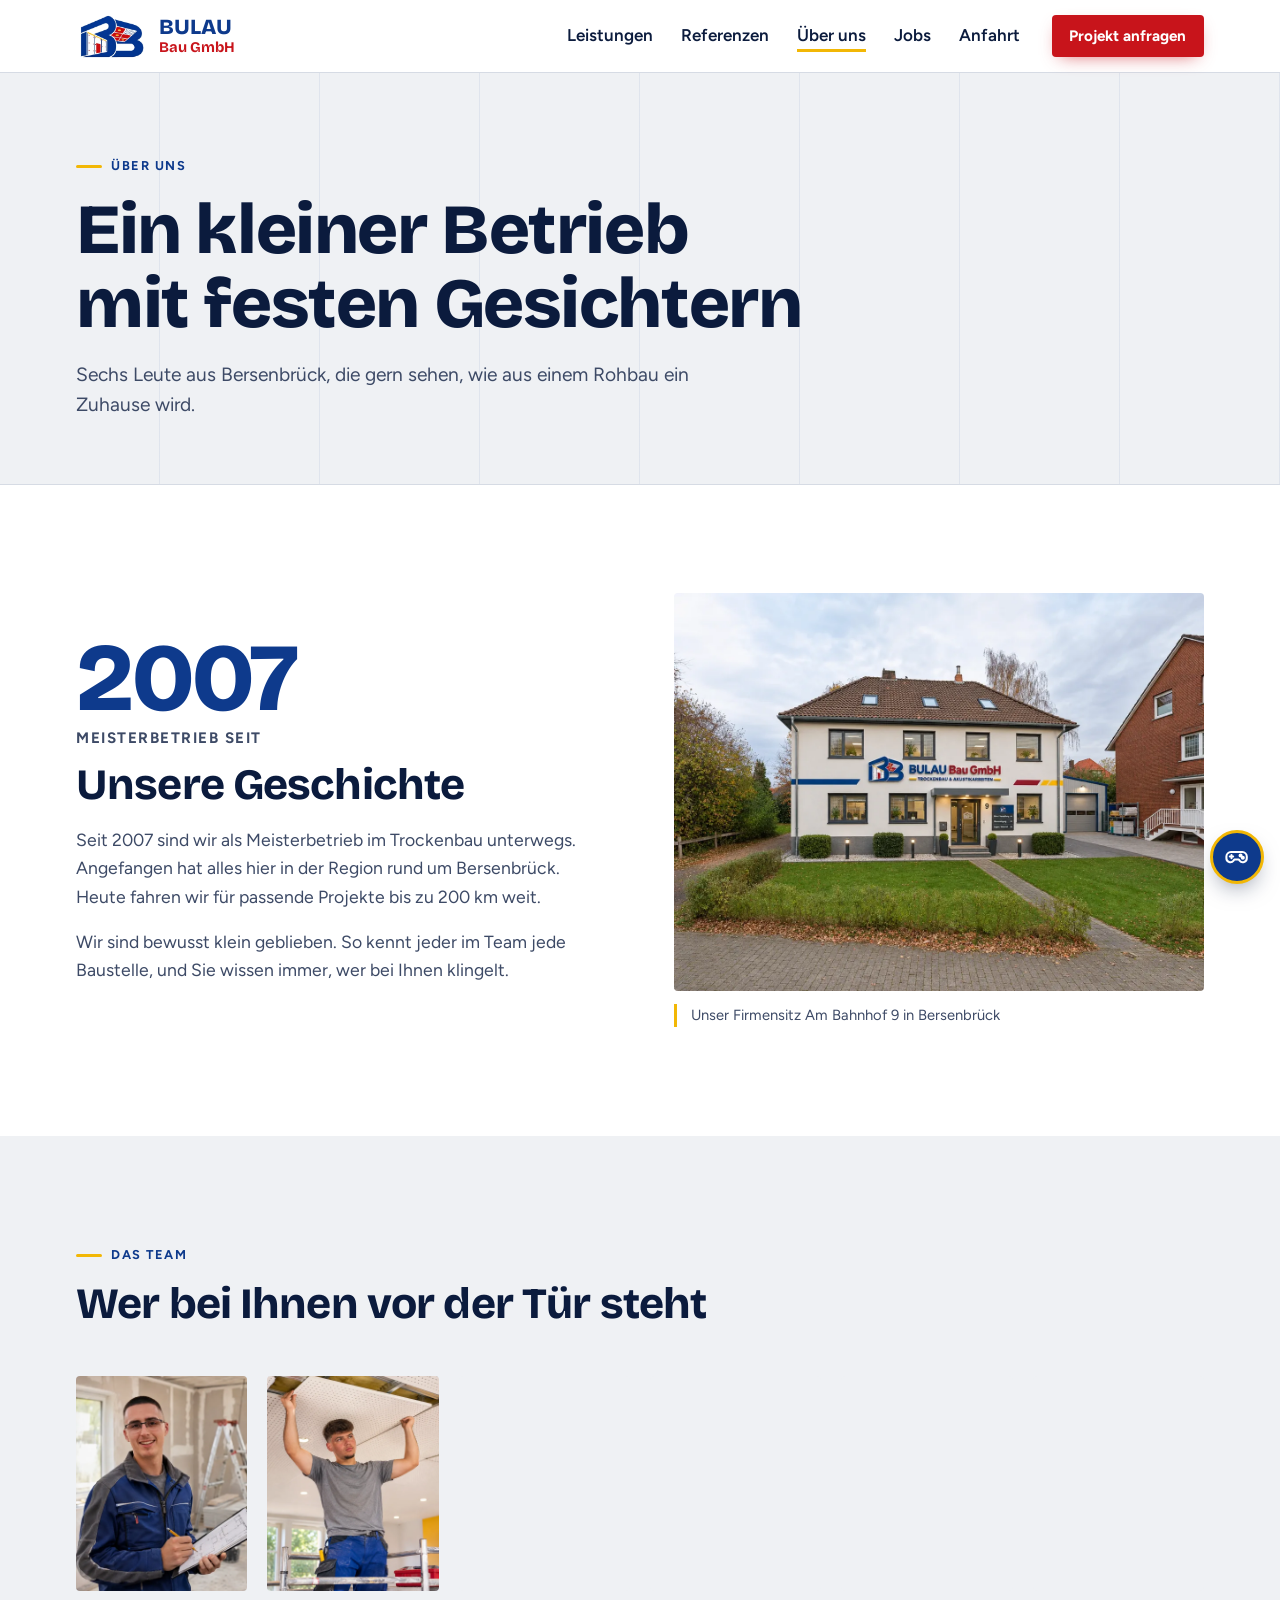
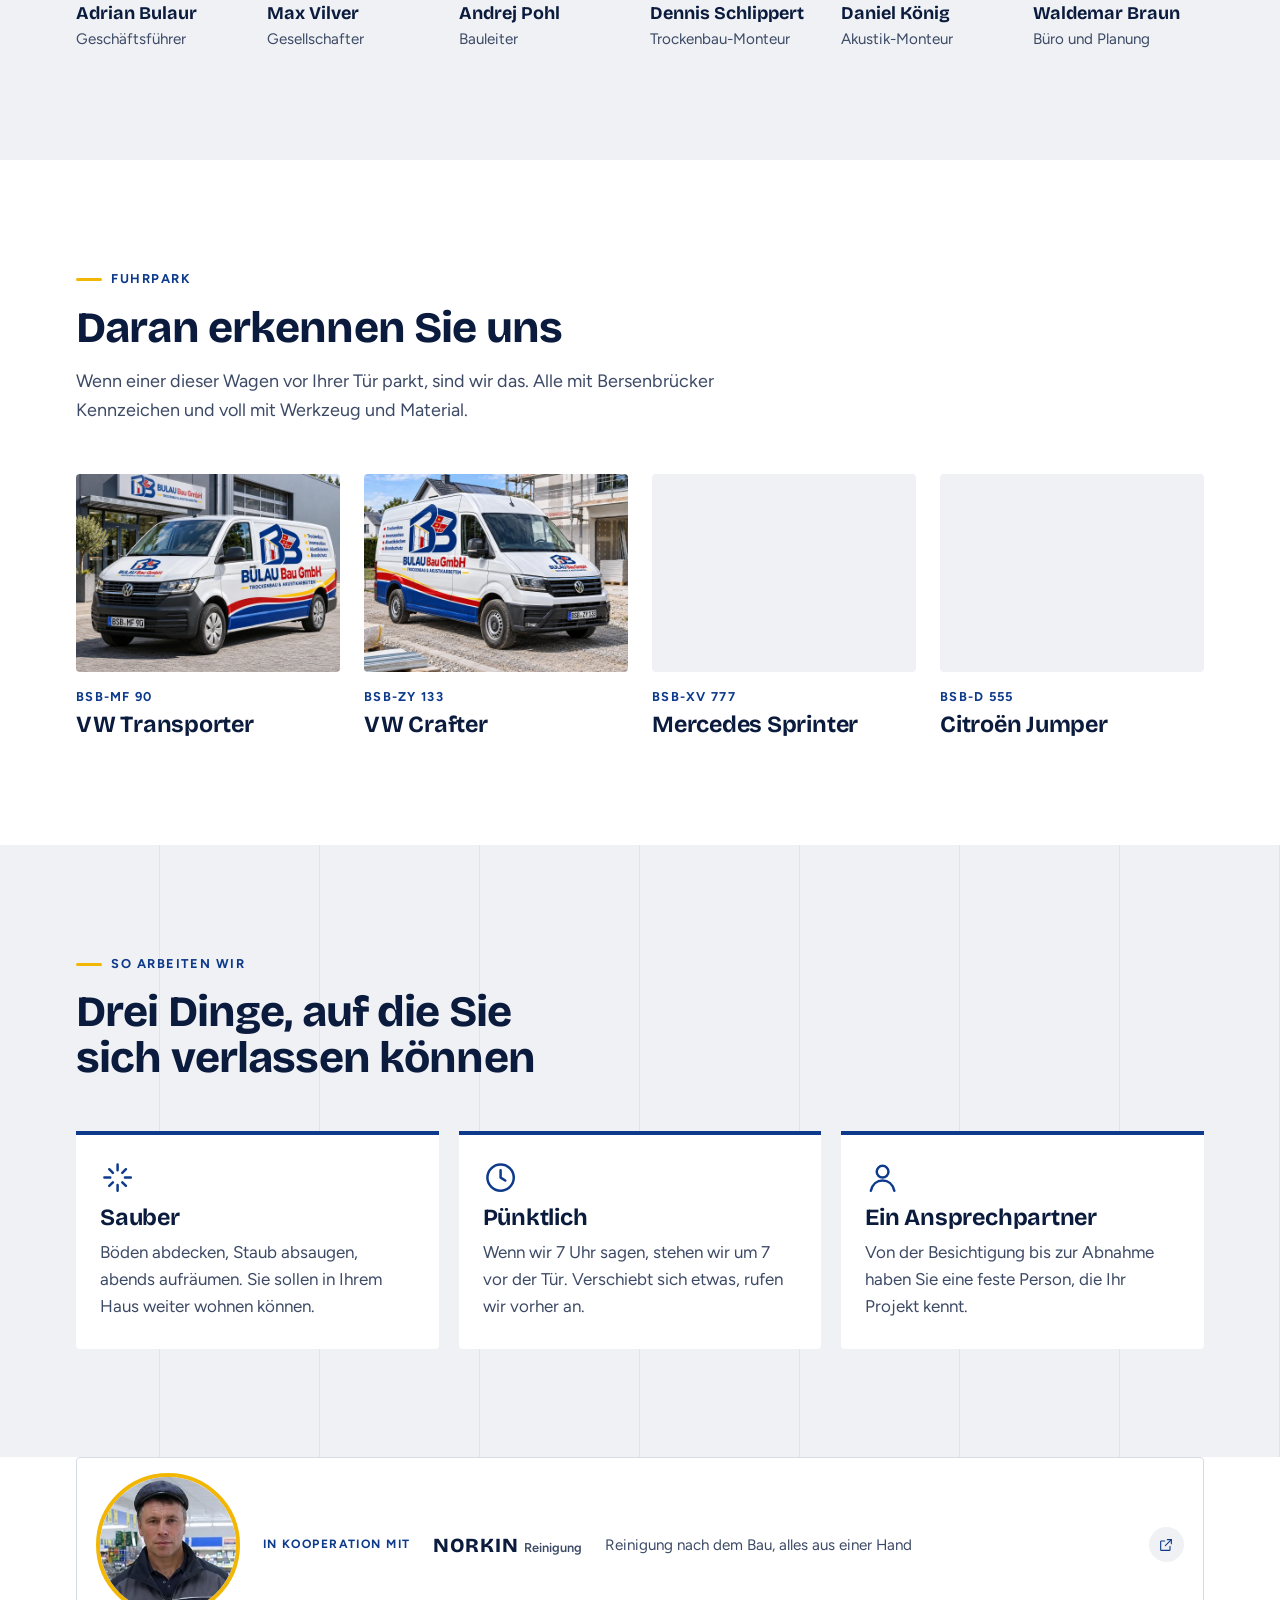
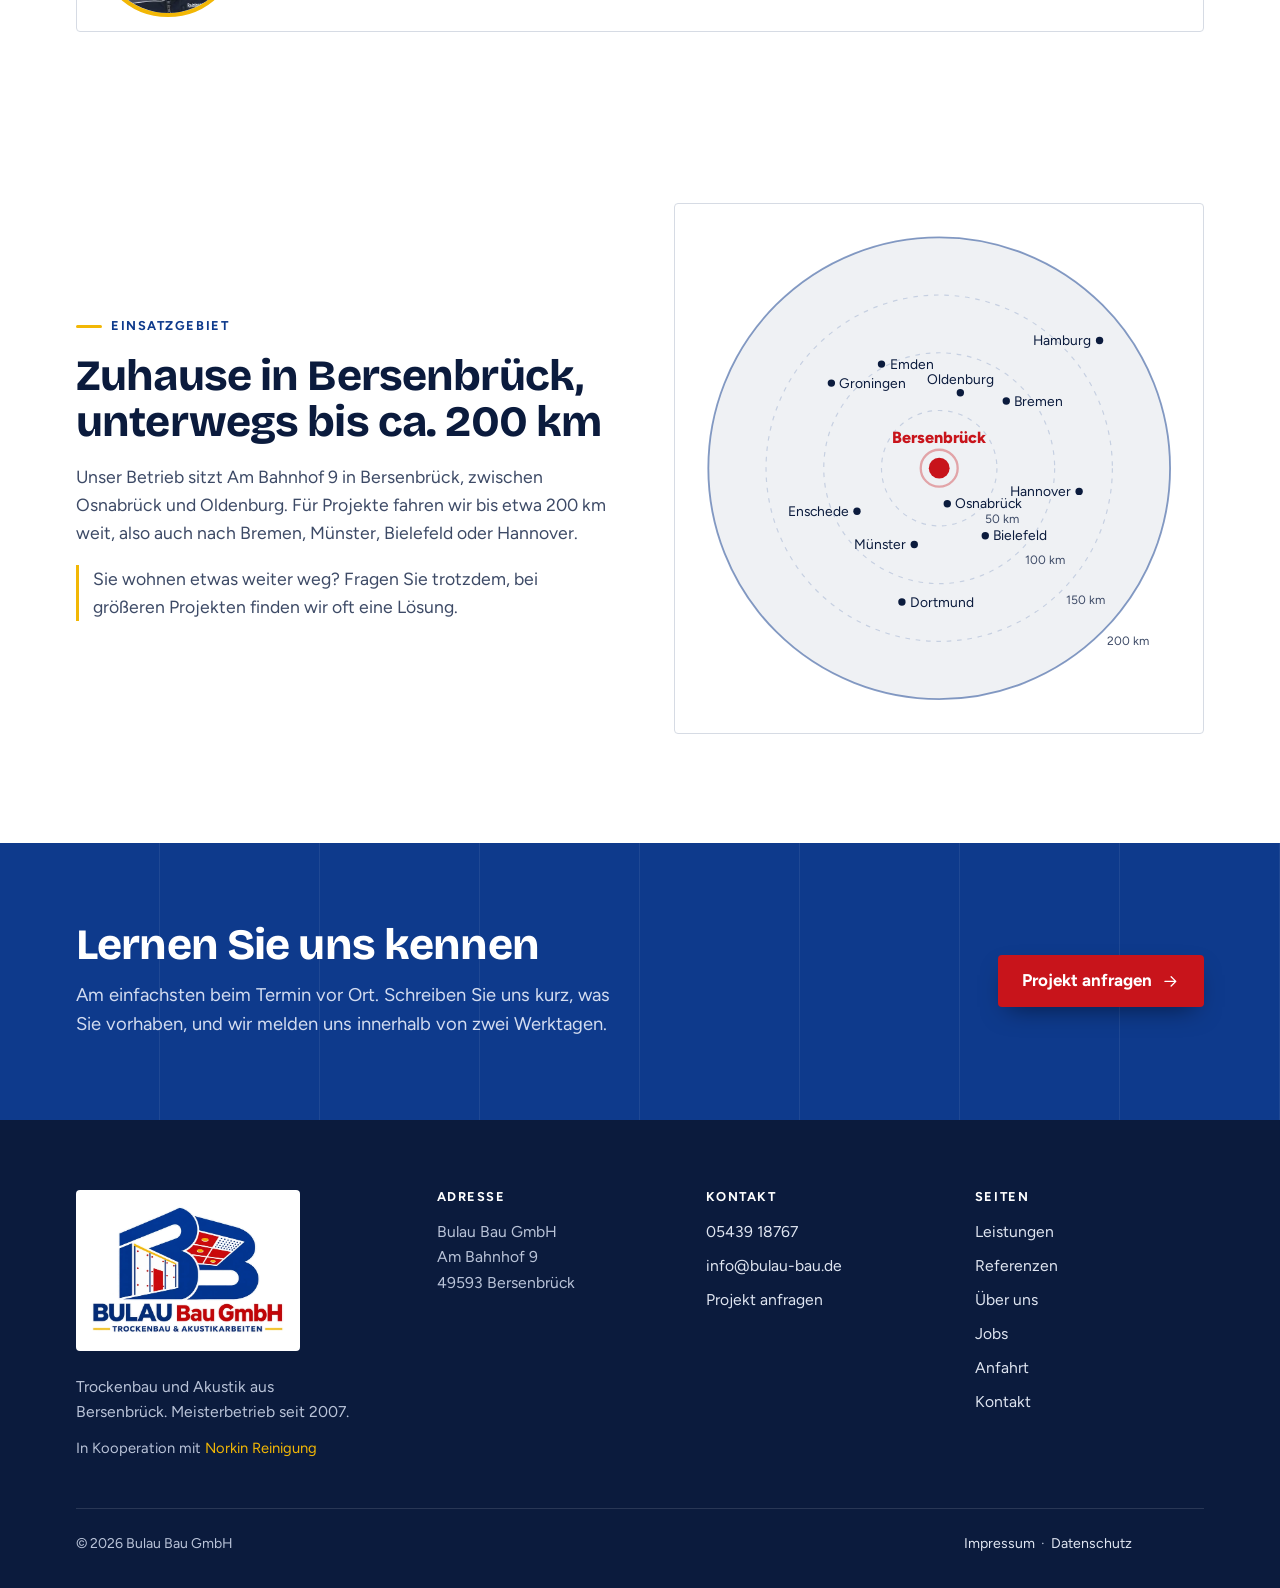
<file: ueber-uns.html>
<!doctype html>
<html lang="de">
<head>
<meta charset="utf-8">
<meta name="viewport" content="width=device-width, initial-scale=1, viewport-fit=cover">
<title>Über uns: Meisterbetrieb seit 2007 in Bersenbrück · Bulau Bau</title>
<meta name="description" content="Lernen Sie das Team der Bulau Bau GmbH kennen: sechs Leute, Meisterbetrieb seit 2007, unterwegs rund um Bersenbrück und bis ca. 200 km.">
<meta name="robots" content="index,follow">
<link rel="canonical" href="https://www.bulau-bau.de/ueber-uns">
<meta name="theme-color" content="#0e3a8c">
<link rel="icon" href="assets/img/favicon.svg" type="image/svg+xml">
<link rel="preload" href="assets/img/logo-zeichen.webp" as="image">
<link rel="apple-touch-icon" href="assets/img/apple-touch-icon.png">
<meta property="og:type" content="website">
<meta property="og:locale" content="de_DE">
<meta property="og:site_name" content="Bulau Bau GmbH">
<meta property="og:title" content="Über uns: Meisterbetrieb seit 2007 in Bersenbrück · Bulau Bau">
<meta property="og:description" content="Lernen Sie das Team der Bulau Bau GmbH kennen: sechs Leute, Meisterbetrieb seit 2007, unterwegs rund um Bersenbrück und bis ca. 200 km.">
<meta property="og:url" content="https://www.bulau-bau.de/ueber-uns">
<meta property="og:image" content="https://www.bulau-bau.de/assets/img/og-bild.jpg">
<meta property="og:image:width" content="1200">
<meta property="og:image:height" content="630">
<meta property="og:image:alt" content="Bulau Bau GmbH, Trockenbau und Akustik aus Bersenbrück">
<meta name="twitter:card" content="summary_large_image">
<meta name="twitter:title" content="Über uns: Meisterbetrieb seit 2007 in Bersenbrück · Bulau Bau">
<meta name="twitter:description" content="Lernen Sie das Team der Bulau Bau GmbH kennen: sechs Leute, Meisterbetrieb seit 2007, unterwegs rund um Bersenbrück und bis ca. 200 km.">
<meta name="twitter:image" content="https://www.bulau-bau.de/assets/img/og-bild.jpg">
<link rel="preload" href="assets/fonts/bricolage-grotesque.woff2" as="font" type="font/woff2" crossorigin>
<link rel="preload" href="assets/fonts/figtree.woff2" as="font" type="font/woff2" crossorigin>
<link rel="stylesheet" href="assets/css/style.css?v=f59fbd8a">
<script type="application/ld+json">{"@context": "https://schema.org", "@graph": [{"@type": "GeneralContractor", "@id": "https://www.bulau-bau.de/#firma", "name": "Bulau Bau GmbH", "description": "Meisterbetrieb für Trockenbau und Akustikarbeiten aus Bersenbrück: Wände einziehen, Dachausbau, abgehängte Decken und Schallschutzdecken.", "url": "https://www.bulau-bau.de/", "logo": "https://www.bulau-bau.de/assets/img/logo-bulau-bau.webp", "image": "https://www.bulau-bau.de/assets/img/og-bild.jpg", "telephone": "+49 5439 18767", "email": "info@bulau-bau.de", "address": {"@type": "PostalAddress", "streetAddress": "Am Bahnhof 9", "postalCode": "49593", "addressLocality": "Bersenbrück", "addressRegion": "Niedersachsen", "addressCountry": "DE"}, "hasMap": "https://www.google.com/maps/search/?api=1&query=Am+Bahnhof+9%2C+49593+Bersenbr%C3%BCck%2C+Deutschland", "areaServed": "Bersenbrück und Umgebung bis ca. 200 km, unter anderem Osnabrück, Oldenburg, Bremen, Münster und Bielefeld", "foundingDate": "2007", "numberOfEmployees": {"@type": "QuantitativeValue", "value": 6}, "founder": {"@type": "Person", "name": "Adrian Bulaur"}, "knowsAbout": ["Trockenbau", "Akustikdecken", "Dachausbau", "Abgehängte Decken", "Schallschutz"]}, {"@type": "AboutPage", "@id": "https://www.bulau-bau.de/ueber-uns#seite", "url": "https://www.bulau-bau.de/ueber-uns", "name": "Über uns", "description": "Team und Geschichte der Bulau Bau GmbH", "inLanguage": "de-DE", "about": {"@id": "https://www.bulau-bau.de/#firma"}}, {"@type": "BreadcrumbList", "itemListElement": [{"@type": "ListItem", "position": 1, "name": "Startseite", "item": "https://www.bulau-bau.de/"}, {"@type": "ListItem", "position": 2, "name": "Über uns", "item": "https://www.bulau-bau.de/ueber-uns"}]}, {"@type": "Person", "name": "Adrian Bulaur", "jobTitle": "Geschäftsführer", "worksFor": {"@id": "https://www.bulau-bau.de/#firma"}}, {"@type": "Person", "name": "Max Vilver", "jobTitle": "Gesellschafter", "worksFor": {"@id": "https://www.bulau-bau.de/#firma"}}, {"@type": "Person", "name": "Andrej Pohl", "jobTitle": "Bauleiter", "worksFor": {"@id": "https://www.bulau-bau.de/#firma"}}, {"@type": "Person", "name": "Dennis Schlippert", "jobTitle": "Trockenbau-Monteur", "worksFor": {"@id": "https://www.bulau-bau.de/#firma"}}, {"@type": "Person", "name": "Daniel König", "jobTitle": "Akustik-Monteur", "worksFor": {"@id": "https://www.bulau-bau.de/#firma"}}, {"@type": "Person", "name": "Waldemar Braun", "jobTitle": "Büro und Planung", "worksFor": {"@id": "https://www.bulau-bau.de/#firma"}}]}</script>
</head>
<body>
<a class="skip" href="#inhalt">Zum Inhalt springen</a>
<header class="header">
  <div class="wrap header__innen">
    <a class="logo" href="./" aria-label="Zur Startseite"><img class="logo__zeichen" src="assets/img/logo-zeichen.webp" alt="" width="240" height="146"><span class="logo__text"><span class="logo__name">BULAU</span><span class="logo__zusatz">Bau GmbH</span></span></a>
    <button class="nav__schalter" type="button" aria-expanded="false" aria-controls="hauptnav"><svg width="24" height="24" viewBox="0 0 24 24" fill="none" stroke="currentColor" stroke-width="1.7" stroke-linecap="round" stroke-linejoin="round" aria-hidden="true" focusable="false"><path d="M4 7h16M4 12h16M4 17h16"/></svg>Menü</button>
    <nav class="nav" id="hauptnav" aria-label="Hauptmenü">
      <ul class="nav__liste"><li><a href="leistungen">Leistungen</a></li><li><a href="referenzen">Referenzen</a></li><li><a href="ueber-uns" aria-current="page">Über uns</a></li><li><a href="jobs">Jobs</a></li><li><a href="anfahrt">Anfahrt</a></li></ul>
      <a class="knopf knopf--klein" href="kontakt">Projekt anfragen</a>
    </nav>
  </div>
</header>
<main id="inhalt">
<section class="seitenkopf">
  <div class="wrap">
    <span class="dachzeile">Über uns</span>
    <h1>Ein kleiner Betrieb mit festen Gesichtern</h1>
    <p>Sechs Leute aus Bersenbrück, die gern sehen, wie aus einem Rohbau ein Zuhause wird.</p>
  </div>
</section>

<section class="sektion" aria-labelledby="geschichte-titel">
  <div class="wrap zwei">
    <div class="zwei__text einblenden">
      <p class="jahr">2007<small>Meisterbetrieb seit</small></p>
      <h2 id="geschichte-titel">Unsere Geschichte</h2>
      <p>Seit 2007 sind wir als Meisterbetrieb im Trockenbau unterwegs. Angefangen hat alles hier in der Region rund um Bersenbrück. Heute fahren wir für passende Projekte bis zu 200 km weit.</p>
      <p>Wir sind bewusst klein geblieben. So kennt jeder im Team jede Baustelle, und Sie wissen immer, wer bei Ihnen klingelt.</p>
    </div>
    <figure class="einblenden" style="margin:0"><div class="bildrahmen r-4x3"><img src="assets/img/firmengebaeude-am-bahnhof-9.webp" alt="Firmensitz der Bulau Bau GmbH: weißes zweistöckiges Haus mit großem Bulau-Bau-Logo an der Fassade, Hausnummer 9 neben dem Eingang, rechts eine Halle mit Rolltor" width="1200" height="900" decoding="async" loading="lazy"></div><figcaption class="notiz" style="margin-top:.8rem">Unser Firmensitz Am Bahnhof 9 in Bersenbrück</figcaption></figure>
  </div>
</section>

<section class="sektion sektion--gips" aria-labelledby="team-titel">
  <div class="wrap">
    <div class="kopf">
      <span class="dachzeile">Das Team</span>
      <h2 id="team-titel">Wer bei Ihnen vor der Tür steht</h2>
    </div>
    <div class="team"><figure class="person einblenden"><div class="bildrahmen r-4x5"><img src="assets/img/team-adrian-bulaur.webp" alt="Adrian Bulaur in blauer Arbeitsjacke mit Klemmbrett und Grundriss auf einer Baustelle" width="720" height="900" decoding="async" loading="lazy"></div><figcaption><strong>Adrian Bulaur</strong><span>Geschäftsführer</span></figcaption></figure><figure class="person einblenden"><div class="bildrahmen r-4x5"><img src="assets/img/team-max-vilver.webp" alt="Max Vilver im grauen T-Shirt auf einem Gerüst hebt eine gelochte Akustikplatte an die Decke" width="720" height="900" decoding="async" loading="lazy"></div><figcaption><strong>Max Vilver</strong><span>Gesellschafter</span></figcaption></figure><figure class="person einblenden"><div class="bildrahmen r-4x5"><img src="assets/img/team-andrej-pohl.webp" alt="Andrej Pohl in schwarzer Arbeitsjacke mit Bauplänen, Klemmbrett und weißem Helm vor einem Baucontainer, im Hintergrund ein Rohbau mit Gerüst und Kran" width="720" height="900" decoding="async" loading="lazy"></div><figcaption><strong>Andrej Pohl</strong><span>Bauleiter</span></figcaption></figure><figure class="person einblenden"><div class="bildrahmen r-4x5"><img src="assets/img/team-dennis-schlippert.webp" alt="Dennis Schlippert in blauer Arbeitsjacke hebt lächelnd den Daumen, hinter ihm eine verspachtelte Gipskartonwand und eine Leiter" width="720" height="900" decoding="async" loading="lazy"></div><figcaption><strong>Dennis Schlippert</strong><span>Trockenbau-Monteur</span></figcaption></figure><figure class="person einblenden"><div class="bildrahmen r-4x5"><img src="assets/img/team-daniel-koenig.webp" alt="Daniel König mit Kapuze und blauer Arbeitsjacke setzt lächelnd eine gelochte Akustikplatte ein" width="720" height="900" decoding="async" loading="lazy"></div><figcaption><strong>Daniel König</strong><span>Akustik-Monteur</span></figcaption></figure><figure class="person einblenden"><div class="bildrahmen r-4x5"><img src="assets/img/team-waldemar-braun.webp" alt="Waldemar Braun in blauer Fleecejacke mit Bulau-Bau-Logo am Schreibtisch, hinter ihm Baupläne an der Wand und ein Bildschirm" width="720" height="900" decoding="async" loading="lazy"></div><figcaption><strong>Waldemar Braun</strong><span>Büro und Planung</span></figcaption></figure></div>
  </div>
</section>

<section class="sektion" aria-labelledby="fuhrpark-titel">
  <div class="wrap">
    <div class="kopf">
      <span class="dachzeile">Fuhrpark</span>
      <h2 id="fuhrpark-titel">Daran erkennen Sie uns</h2>
      <p>Wenn einer dieser Wagen vor Ihrer Tür parkt, sind wir das. Alle mit Bersenbrücker Kennzeichen und voll mit Werkzeug und Material.</p>
    </div>
    <div class="refs refs--4">
      <figure class="ref einblenden"><div class="bildrahmen r-4x3"><img src="assets/img/wagen-transporter-bsb-mf90.webp" alt="Weißer VW Transporter mit Bulau-Bau-Beschriftung und Kennzeichen BSB-MF 90 vor dem Firmengebäude mit Firmenschild" width="1200" height="900" decoding="async" loading="lazy"></div><figcaption><span class="ref__art">BSB-MF 90</span><h3>VW Transporter</h3></figcaption></figure>
      <figure class="ref einblenden"><div class="bildrahmen r-4x3"><img src="assets/img/wagen-crafter-bsb-zy133.webp" alt="Weißer VW Crafter mit blau-rot-gelben Streifen und Bulau-Bau-Logo, Kennzeichen BSB-ZY 133, vor einem eingerüsteten Neubau" width="1200" height="900" decoding="async" loading="lazy"></div><figcaption><span class="ref__art">BSB-ZY 133</span><h3>VW Crafter</h3></figcaption></figure>
      <figure class="ref einblenden"><div class="bildrahmen r-4x3"><img src="assets/img/wagen-sprinter-bsb-xv777.webp" alt="Weißer Mercedes Sprinter mit Bulau-Bau-Logo, Kennzeichen BSB-XV 777, im Abendlicht vor einem Haus mit Gerüst" width="1200" height="900" decoding="async" loading="lazy"></div><figcaption><span class="ref__art">BSB-XV 777</span><h3>Mercedes Sprinter</h3></figcaption></figure>
      <figure class="ref einblenden"><div class="bildrahmen r-4x3"><img src="assets/img/wagen-jumper-bsb-d555.webp" alt="Citroën Jumper der Bulau Bau GmbH mit Kennzeichen BSB-D 555 und offener Hecktür, innen Regale mit Werkzeug, Profilen und Gipskartonplatten" width="1200" height="900" decoding="async" loading="lazy"></div><figcaption><span class="ref__art">BSB-D 555</span><h3>Citroën Jumper</h3></figcaption></figure>
    </div>
  </div>
</section>

<section class="sektion sektion--staender" aria-labelledby="arbeit-titel">
  <div class="wrap">
    <div class="kopf">
      <span class="dachzeile">So arbeiten wir</span>
      <h2 id="arbeit-titel">Drei Dinge, auf die Sie sich verlassen können</h2>
    </div>
    <div class="versprechen">
      <article class="einblenden"><svg width="24" height="24" viewBox="0 0 24 24" fill="none" stroke="currentColor" stroke-width="1.7" stroke-linecap="round" stroke-linejoin="round" aria-hidden="true" focusable="false"><path d="M12 3v4M12 17v4M3 12h4M17 12h4M6.3 6.3l2.5 2.5M15.2 15.2l2.5 2.5M6.3 17.7l2.5-2.5M15.2 8.8l2.5-2.5"/></svg><h3>Sauber</h3><p>Böden abdecken, Staub absaugen, abends aufräumen. Sie sollen in Ihrem Haus weiter wohnen können.</p></article>
      <article class="einblenden"><svg width="24" height="24" viewBox="0 0 24 24" fill="none" stroke="currentColor" stroke-width="1.7" stroke-linecap="round" stroke-linejoin="round" aria-hidden="true" focusable="false"><circle cx="12" cy="12" r="9"/><path d="M12 7v5l3.2 2"/></svg><h3>Pünktlich</h3><p>Wenn wir 7 Uhr sagen, stehen wir um 7 vor der Tür. Verschiebt sich etwas, rufen wir vorher an.</p></article>
      <article class="einblenden"><svg width="24" height="24" viewBox="0 0 24 24" fill="none" stroke="currentColor" stroke-width="1.7" stroke-linecap="round" stroke-linejoin="round" aria-hidden="true" focusable="false"><circle cx="12" cy="8" r="4"/><path d="M4 21c1-4.4 4.2-7 8-7s7 2.6 8 7"/></svg><h3>Ein Ansprechpartner</h3><p>Von der Besichtigung bis zur Abnahme haben Sie eine feste Person, die Ihr Projekt kennt.</p></article>
    </div>
  </div>
</section>

<section class="partner-sektion" aria-label="Kooperationspartner">
  <div class="wrap">
    <a class="partner einblenden" href="https://reinigung-norkin.de/" target="_blank" rel="noopener">
      <span class="partner__foto"><img src="assets/img/partner-norkin-mitarbeiter.webp" alt="Mitarbeiter der Norkin Reinigung GmbH in dunkelblauer Arbeitsjacke mit der Aufschrift Reinigungsdienst" width="400" height="400" loading="lazy" style="width:9rem;height:9rem;border-radius:50%;object-fit:cover"></span>
      <span class="partner__label">In Kooperation mit</span>
      <span class="partner__logo"><span class="partner__wort">NORKIN<small>Reinigung</small></span></span>
      <span class="partner__text">Reinigung nach dem Bau, alles aus einer Hand</span>
      <span class="partner__pfeil"><svg width="24" height="24" viewBox="0 0 24 24" fill="none" stroke="currentColor" stroke-width="1.7" stroke-linecap="round" stroke-linejoin="round" aria-hidden="true" focusable="false"><path d="M14 4h6v6"/><path d="M20 4l-9 9"/><path d="M18 14v5a1 1 0 0 1-1 1H5a1 1 0 0 1-1-1V7a1 1 0 0 1 1-1h5"/></svg></span>
    </a>
  </div>
</section>

<section class="sektion" aria-labelledby="gebiet-titel">
  <div class="wrap zwei">
    <div class="zwei__text einblenden">
      <span class="dachzeile">Einsatzgebiet</span>
      <h2 id="gebiet-titel">Zuhause in Bersenbrück, unterwegs bis ca. 200 km</h2>
      <p>Unser Betrieb sitzt Am Bahnhof 9 in Bersenbrück, zwischen Osnabrück und Oldenburg. Für Projekte fahren wir bis etwa 200 km weit, also auch nach Bremen, Münster, Bielefeld oder Hannover.</p>
      <p class="notiz">Sie wohnen etwas weiter weg? Fragen Sie trotzdem, bei größeren Projekten finden wir oft eine Lösung.</p>
    </div>
    <div class="karte einblenden"><svg viewBox="-215 -215 430 430" role="img" aria-labelledby="karte-titel karte-text">
<title id="karte-titel">Einsatzgebiet der Bulau Bau GmbH</title>
<desc id="karte-text">Schematische Karte mit Bersenbrück in der Mitte und Ringen für 50, 100, 150 und 200 Kilometer. Innerhalb von 200 Kilometern liegen unter anderem Osnabrück, Oldenburg, Bremen, Münster, Bielefeld, Hannover, Dortmund, Hamburg, Groningen und Emden.</desc>
<circle cx="0" cy="0" r="200" fill="#eff1f4"/><circle cx="0" cy="0" r="50" fill="none" stroke="#0e3a8c" stroke-opacity="0.18" stroke-width="1" stroke-dasharray="4 5"/><text x="39.35" y="47.35" font-size="10.5" fill="#3d4a66">50 km</text><circle cx="0" cy="0" r="100" fill="none" stroke="#0e3a8c" stroke-opacity="0.18" stroke-width="1" stroke-dasharray="4 5"/><text x="74.7" y="82.7" font-size="10.5" fill="#3d4a66">100 km</text><circle cx="0" cy="0" r="150" fill="none" stroke="#0e3a8c" stroke-opacity="0.18" stroke-width="1" stroke-dasharray="4 5"/><text x="110.05" y="118.05" font-size="10.5" fill="#3d4a66">150 km</text><circle cx="0" cy="0" r="200" fill="none" stroke="#0e3a8c" stroke-opacity="0.5" stroke-width="1.6" stroke-dasharray="0"/><text x="145.4" y="153.4" font-size="10.5" fill="#3d4a66">200 km</text><circle cx="7.0" cy="30.8" r="3.2" fill="#0b1b3d"/><text x="14.0" y="34.8" text-anchor="start" font-size="12" fill="#0b1b3d">Osnabrück</text><circle cx="18.3" cy="-65.3" r="3.2" fill="#0b1b3d"/><text x="18.3" y="-73.3" text-anchor="middle" font-size="12" fill="#0b1b3d">Oldenburg</text><circle cx="58.1" cy="-58.2" r="3.2" fill="#0b1b3d"/><text x="65.1" y="-54.2" text-anchor="start" font-size="12" fill="#0b1b3d">Bremen</text><circle cx="-21.6" cy="66.1" r="3.2" fill="#0b1b3d"/><text x="-28.6" y="70.1" text-anchor="end" font-size="12" fill="#0b1b3d">Münster</text><circle cx="121.2" cy="20.1" r="3.2" fill="#0b1b3d"/><text x="114.2" y="24.1" text-anchor="end" font-size="12" fill="#0b1b3d">Hannover</text><circle cx="39.9" cy="58.5" r="3.2" fill="#0b1b3d"/><text x="46.9" y="62.5" text-anchor="start" font-size="12" fill="#0b1b3d">Bielefeld</text><circle cx="-93.4" cy="-73.7" r="3.2" fill="#0b1b3d"/><text x="-86.4" y="-69.7" text-anchor="start" font-size="12" fill="#0b1b3d">Groningen</text><circle cx="-32.3" cy="115.9" r="3.2" fill="#0b1b3d"/><text x="-25.299999999999997" y="119.9" text-anchor="start" font-size="12" fill="#0b1b3d">Dortmund</text><circle cx="138.9" cy="-110.6" r="3.2" fill="#0b1b3d"/><text x="131.9" y="-106.6" text-anchor="end" font-size="12" fill="#0b1b3d">Hamburg</text><circle cx="-50.0" cy="-90.2" r="3.2" fill="#0b1b3d"/><text x="-43.0" y="-86.2" text-anchor="start" font-size="12" fill="#0b1b3d">Emden</text><circle cx="-71.2" cy="37.3" r="3.2" fill="#0b1b3d"/><text x="-78.2" y="41.3" text-anchor="end" font-size="12" fill="#0b1b3d">Enschede</text>
<circle cx="0" cy="0" r="9" fill="#c8141b"/><circle cx="0" cy="0" r="16" fill="none" stroke="#c8141b" stroke-opacity=".35" stroke-width="2"/>
<text x="0" y="-22" text-anchor="middle" font-size="14" font-weight="800" fill="#c8141b">Bersenbrück</text>
</svg></div>
  </div>
</section>

<section class="aufruf" aria-labelledby="aufruf-titel">
  <div class="wrap einblenden">
    <div>
      <h2 id="aufruf-titel">Lernen Sie uns kennen</h2>
      <p>Am einfachsten beim Termin vor Ort. Schreiben Sie uns kurz, was Sie vorhaben, und wir melden uns innerhalb von zwei Werktagen.</p>
    </div>
    <a class="knopf" href="kontakt">Projekt anfragen <svg width="24" height="24" viewBox="0 0 24 24" fill="none" stroke="currentColor" stroke-width="1.7" stroke-linecap="round" stroke-linejoin="round" aria-hidden="true" focusable="false"><path d="M5 12h14M13 6l6 6-6 6"/></svg></a>
  </div>
</section>
</main>
<footer class="footer">
  <div class="wrap">
    <div class="footer__raster">
      <div>
        <a class="footer__logo" href="./" aria-label="Zur Startseite"><img src="assets/img/logo-bulau-bau.webp" alt="Logo der Bulau Bau GmbH, Trockenbau und Akustikarbeiten" width="600" height="413" loading="lazy"></a>
        <p class="footer__satz">Trockenbau und Akustik aus Bersenbrück. Meisterbetrieb seit 2007.</p>
        <p class="footer__partner">In Kooperation mit <a href="https://reinigung-norkin.de/" target="_blank" rel="noopener">Norkin Reinigung</a></p>
      </div>
      <div>
        <h2>Adresse</h2>
        <address>Bulau Bau GmbH<br>Am Bahnhof 9<br>49593 Bersenbrück</address>
      </div>
      <div>
        <h2>Kontakt</h2>
        <ul>
          <li><a href="tel:+49543918767">05439 18767</a></li>
          <li><a href="mailto:info@bulau-bau.de">info@bulau-bau.de</a></li>
          <li><a href="kontakt">Projekt anfragen</a></li>
        </ul>
      </div>
      <div class="footer__seiten">
        <h2>Seiten</h2>
        <ul>
          <li><a href="leistungen">Leistungen</a></li>
          <li><a href="referenzen">Referenzen</a></li>
          <li><a href="ueber-uns">Über uns</a></li>
          <li><a href="jobs">Jobs</a></li>
          <li><a href="anfahrt">Anfahrt</a></li>
          <li><a href="kontakt">Kontakt</a></li>
        </ul>
      </div>
    </div>
    <div class="footer__unten">
      <span>© 2026 Bulau Bau GmbH</span>
      <span><a href="impressum">Impressum</a> &nbsp;·&nbsp; <a href="datenschutz">Datenschutz</a></span>
    </div>
  </div>
</footer>
<script src="assets/js/main.js?v=0d188734" defer></script>
<script src="assets/js/spiel.js?v=a398217e" defer></script>
</body>
</html>
</file>
<file: assets/css/style.css>
/* Bulau Bau GmbH · Design-System
   Idee: Gipskarton und Staenderwerk. Feine Linien im Abstand von 62,5 cm (wie die Staender
   in einer Trockenbauwand), gelber Spachtelstrich als Akzent, Rot nur fuer die eine Handlung. */

@font-face {
  font-family: "Bricolage Grotesque";
  src: url("../fonts/bricolage-grotesque.woff2") format("woff2");
  font-weight: 200 800;
  font-style: normal;
  font-display: swap;
}
@font-face {
  font-family: "Figtree";
  src: url("../fonts/figtree.woff2") format("woff2");
  font-weight: 300 900;
  font-style: normal;
  font-display: swap;
}

:root {
  /* Farben (aus dem Logo) */
  --blau: #0e3a8c;      /* Markenblau */
  --nacht: #0b1b3d;     /* Text und dunkle Flaechen */
  --rot: #c8141b;       /* nur fuer die Handlungsaufforderung */
  --gelb: #f2b705;      /* Akzentlinien */
  --gips: #eff1f4;      /* heller Hintergrund, leicht blaeulich wie Gipskarton */
  --weiss: #ffffff;
  --text-2: #3d4a66;    /* ruhiger Fliesstext */
  --linie: #d6dbe4;

  --f-head: "Bricolage Grotesque", "Arial Narrow", Arial, sans-serif;
  --f-text: "Figtree", "Segoe UI", Helvetica, Arial, sans-serif;

  --s-1: clamp(2.4rem, 1.6rem + 3.6vw, 4.4rem);
  --s-2: clamp(1.8rem, 1.4rem + 1.8vw, 2.7rem);
  --s-3: clamp(1.2rem, 1.1rem + .5vw, 1.45rem);
  --s-text: 1.0625rem;
  --s-klein: .875rem;

  --rand: max(16px, env(safe-area-inset-left, 0px));
  --rand-r: max(16px, env(safe-area-inset-right, 0px));
  --breite: 1160px;
  --radius: 4px;
  --schatten: 0 1px 2px rgba(11, 27, 61, .06), 0 8px 24px -12px rgba(11, 27, 61, .18);
  color-scheme: light;
}

*, *::before, *::after { box-sizing: border-box; }
html { -webkit-text-size-adjust: 100%; scroll-behavior: smooth; }
body {
  margin: 0;
  font-family: var(--f-text);
  font-size: var(--s-text);
  line-height: 1.6;
  color: var(--nacht);
  background: var(--weiss);
  overflow-x: hidden;
}
img { max-width: 100%; height: auto; display: block; }
a { color: var(--blau); text-underline-offset: .18em; }
a:hover { color: var(--rot); }
:focus-visible { outline: 3px solid var(--gelb); outline-offset: 3px; border-radius: 2px; }

h1, h2, h3 {
  font-family: var(--f-head);
  line-height: 1.05;
  letter-spacing: -.02em;
  margin: 0;
  text-wrap: balance;
  color: var(--nacht);
}
h1 { font-size: var(--s-1); font-weight: 800; }
h2 { font-size: var(--s-2); font-weight: 750; }
h3 { font-size: var(--s-3); font-weight: 700; letter-spacing: -.01em; }
p { margin: 0; }

.skip { position: absolute; left: -999px; top: 0; background: var(--nacht); color: var(--weiss); padding: .6rem 1rem; z-index: 100; }
.skip:focus { left: 1rem; top: 1rem; }

/* Layout */
.wrap { max-width: var(--breite); margin: 0 auto; padding-left: var(--rand); padding-right: var(--rand-r); }
.sektion { padding-block: clamp(3.5rem, 2rem + 6vw, 7rem); }
.sektion--gips { background: var(--gips); }
.sektion--staender {
  background-color: var(--gips);
  background-image: repeating-linear-gradient(90deg, transparent 0 calc(10rem - 1px), rgba(14, 58, 140, .07) calc(10rem - 1px) 10rem);
}
.kopf { display: grid; gap: 1rem; max-width: 44rem; margin-bottom: clamp(2rem, 1.5rem + 2vw, 3.25rem); }
.kopf p { color: var(--text-2); font-size: 1.125rem; }
.dachzeile {
  font-family: var(--f-text);
  font-size: .8rem;
  font-weight: 700;
  letter-spacing: .12em;
  text-transform: uppercase;
  color: var(--blau);
  display: inline-flex;
  align-items: center;
  gap: .6rem;
}
.dachzeile::before { content: ""; width: 1.6rem; height: 3px; background: var(--gelb); border-radius: 2px; }

/* Spachtelstrich unter einem Wort */
.strich { position: relative; white-space: nowrap; z-index: 0; }
.strich::after {
  content: "";
  position: absolute;
  left: -.08em; right: -.08em; bottom: .04em;
  height: .32em;
  background: var(--gelb);
  z-index: -1;
  border-radius: 2px 6px 3px 5px;
  transform: skewX(-8deg);
}

/* Knopf: die eine Handlungsaufforderung */
.knopf {
  display: inline-flex;
  align-items: center;
  justify-content: center;
  gap: .6rem;
  min-height: 3rem;
  padding: .8rem 1.5rem;
  background: var(--rot);
  color: var(--weiss);
  font-family: var(--f-text);
  font-weight: 700;
  font-size: 1.0625rem;
  text-decoration: none;
  border: 0;
  border-radius: var(--radius);
  cursor: pointer;
  box-shadow: 0 6px 18px -8px rgba(200, 20, 27, .7);
  transition: transform .2s ease, box-shadow .2s ease, background-color .2s ease;
}
.knopf:hover { color: var(--weiss); background: #ad1016; transform: translateY(-2px); box-shadow: 0 10px 22px -10px rgba(200, 20, 27, .8); }
.knopf svg { width: 1.1em; height: 1.1em; transition: transform .2s ease; }
.knopf:hover svg { transform: translateX(3px); }
.knopf--klein { min-height: 2.6rem; padding: .55rem 1.1rem; font-size: .95rem; }

.mehr {
  display: inline-flex; align-items: center; gap: .45rem;
  font-weight: 700; text-decoration: none; color: var(--blau);
  border-bottom: 2px solid var(--gelb); padding-bottom: .15rem;
}
.mehr svg { width: 1em; height: 1em; transition: transform .2s ease; }
.mehr:hover svg { transform: translateX(3px); }

/* Header */
.header {
  position: sticky; top: env(safe-area-inset-top, 0px); z-index: 50;
  background: rgba(255, 255, 255, .94);
  backdrop-filter: saturate(1.4) blur(8px);
  -webkit-backdrop-filter: saturate(1.4) blur(8px);
  border-bottom: 1px solid var(--linie);
}
body::before { content: ""; position: fixed; inset: 0 0 auto; height: env(safe-area-inset-top, 0px); z-index: 60; background: var(--weiss); }
.header__innen { display: flex; align-items: center; justify-content: space-between; gap: 1.5rem; min-height: 4.5rem; }
.logo { display: inline-flex; align-items: center; gap: .65rem; text-decoration: none; color: var(--nacht); }
.logo__zeichen { width: 2.6rem; height: 2.6rem; flex: none; }
.logo__text { display: grid; line-height: 1; }
.logo__name { font-family: var(--f-head); font-weight: 800; font-size: 1.35rem; color: var(--blau); letter-spacing: .01em; }
.logo__zusatz { font-family: var(--f-head); font-weight: 700; font-size: .92rem; color: var(--rot); margin-top: .12rem; }
.logo:hover .logo__name { color: var(--blau); }

.nav { display: flex; align-items: center; gap: 2rem; }
.nav__liste { display: flex; gap: 1.75rem; list-style: none; margin: 0; padding: 0; }
.nav__liste a {
  color: var(--nacht); text-decoration: none; font-weight: 600; padding: .4rem 0;
  background: linear-gradient(var(--gelb), var(--gelb)) left bottom / 0 3px no-repeat;
  transition: background-size .25s ease;
}
.nav__liste a:hover, .nav__liste a[aria-current="page"] { background-size: 100% 3px; color: var(--nacht); }
.nav__schalter { display: none; }

/* Platzhalter fuer Bilder */
.ph {
  position: relative;
  display: grid; place-items: center;
  width: 100%; max-width: 100%;
  background-color: var(--blau);
  background-image:
    repeating-linear-gradient(90deg, transparent 0 calc(25% - 1px), rgba(255, 255, 255, .09) calc(25% - 1px) 25%),
    linear-gradient(160deg, rgba(255, 255, 255, .08), transparent 60%);
  border-radius: var(--radius);
  overflow: hidden;
}
.ph--nacht { background-color: var(--nacht); }
.ph svg { width: clamp(3rem, 12%, 5rem); height: auto; color: var(--weiss); opacity: .9; }
.ph::after { content: ""; position: absolute; left: 0; right: 0; bottom: 0; height: 5px; background: var(--gelb); }
.r-16x9 { aspect-ratio: 16 / 9; }
.r-4x3 { aspect-ratio: 4 / 3; }
.r-3x2 { aspect-ratio: 3 / 2; }
.r-4x5 { aspect-ratio: 4 / 5; }
.bild { width: 100%; height: 100%; object-fit: cover; border-radius: var(--radius); }
.bildrahmen { overflow: hidden; border-radius: var(--radius); background: var(--gips); }
.bildrahmen img { width: 100%; height: 100%; object-fit: cover; transition: transform .6s ease; }

/* Hero (Kopfbereich) */
.hero { padding-block: clamp(2.5rem, 1.5rem + 4vw, 5.5rem) clamp(3rem, 2rem + 4vw, 6rem); background: var(--weiss); }
.hero__raster { display: grid; grid-template-columns: 1.05fr 1fr; gap: clamp(2rem, 1rem + 4vw, 4.5rem); align-items: center; }
.hero__text { display: grid; gap: 1.4rem; min-width: 0; }
.hero__lead { font-size: 1.2rem; color: var(--text-2); max-width: 34rem; }
.hero__aktion { display: flex; flex-wrap: wrap; align-items: center; gap: 1rem 1.5rem; margin-top: .4rem; }
.hero__tel { color: var(--text-2); font-size: .98rem; }
.hero__tel a { color: var(--nacht); font-weight: 700; text-decoration: none; white-space: nowrap; }
.hero__bild { position: relative; }
.hero__bild::before {
  content: ""; position: absolute; inset: -14px -14px auto auto; width: 38%; height: 38%;
  border-top: 5px solid var(--gelb); border-right: 5px solid var(--gelb); border-radius: 0 4px 0 0;
}
.hero__masz {
  position: absolute; left: 1rem; bottom: 1.2rem;
  background: var(--weiss); color: var(--nacht);
  font-size: .82rem; font-weight: 700; padding: .45rem .7rem; border-radius: 3px;
  box-shadow: var(--schatten); display: flex; align-items: center; gap: .5rem;
}
.hero__masz::before { content: ""; width: 10px; height: 10px; background: var(--rot); border-radius: 50%; }

/* Unterseiten-Kopf */
.seitenkopf { padding-block: clamp(3rem, 2rem + 4vw, 5.5rem) clamp(2.5rem, 1.5rem + 3vw, 4rem); background: var(--gips); border-bottom: 1px solid var(--linie);
  background-image: repeating-linear-gradient(90deg, transparent 0 calc(10rem - 1px), rgba(14, 58, 140, .07) calc(10rem - 1px) 10rem); }
.seitenkopf .wrap { display: grid; gap: 1.1rem; }
.seitenkopf p { max-width: 40rem; font-size: 1.2rem; color: var(--text-2); }

/* Vertrauensleiste */
.leiste { background: var(--nacht); color: var(--weiss); }
.leiste ul { list-style: none; margin: 0; padding: 0; display: grid; grid-template-columns: repeat(3, 1fr); }
.leiste li { display: flex; align-items: center; gap: .9rem; padding: 1.4rem 1.5rem; border-left: 1px solid rgba(255, 255, 255, .12); }
.leiste li:first-child { border-left: 0; padding-left: 0; }
.leiste svg { width: 2rem; height: 2rem; color: var(--gelb); flex: none; }
.leiste strong { display: block; font-family: var(--f-head); font-size: 1.15rem; line-height: 1.15; }
.leiste span { color: #b9c3d8; font-size: .92rem; }

/* Leistungs-Kacheln */
.kacheln { display: grid; grid-template-columns: repeat(4, 1fr); gap: 1.25rem; }
.kachel {
  display: grid; grid-template-rows: auto 1fr; background: var(--weiss);
  border: 1px solid var(--linie); border-radius: var(--radius); overflow: hidden;
  text-decoration: none; color: inherit;
  transition: transform .25s ease, box-shadow .25s ease, border-color .25s ease;
}
.kachel:hover { transform: translateY(-4px); box-shadow: var(--schatten); border-color: #c3cbd9; color: inherit; }
.kachel:hover .bildrahmen img { transform: scale(1.04); }
.kachel .ph, .kachel .bildrahmen { border-radius: 0; }
.kachel__text { padding: 1.25rem 1.25rem 1.5rem; display: grid; gap: .55rem; align-content: start; }
.kachel__text p { color: var(--text-2); font-size: .98rem; }
.kopf-zeile { display: flex; justify-content: space-between; align-items: end; gap: 1rem 2rem; flex-wrap: wrap; margin-bottom: clamp(2rem, 1.5rem + 2vw, 3.25rem); }
.kopf-zeile .kopf { margin-bottom: 0; }

/* Ablauf */
.schritte { list-style: none; margin: 0; padding: 0; display: grid; grid-template-columns: repeat(3, 1fr); gap: 1.5rem; counter-reset: schritt; position: relative; }
.schritt { position: relative; padding-top: 3.6rem; display: grid; gap: .55rem; align-content: start; }
.schritt::before {
  counter-increment: schritt; content: counter(schritt);
  position: absolute; top: 0; left: 0;
  width: 2.6rem; height: 2.6rem; display: grid; place-items: center;
  background: var(--blau); color: var(--weiss); font-family: var(--f-head); font-weight: 800; font-size: 1.2rem; border-radius: 50%;
}
.schritt::after { content: ""; position: absolute; top: 1.3rem; left: 3.4rem; right: -.75rem; border-top: 2px dashed #b4bfd2; }
.schritt:last-child::after { display: none; }
.schritt p { color: var(--text-2); }

/* Referenzen */
.refs { display: grid; grid-template-columns: repeat(3, 1fr); gap: 1.5rem; }
.ref { display: grid; gap: .9rem; align-content: start; }
.ref figure { margin: 0; }
.ref:hover .bildrahmen img { transform: scale(1.04); }
.ref__art { font-size: .8rem; font-weight: 700; color: var(--blau); text-transform: uppercase; letter-spacing: .1em; }
.ref p { color: var(--text-2); font-size: .98rem; }

/* Team-Vorschau */
.team-vorschau { display: grid; grid-template-columns: 1fr 1.25fr; gap: clamp(2rem, 1rem + 4vw, 4.5rem); align-items: center; }
.team-vorschau .kopf { margin-bottom: 0; }
.gesichter { display: grid; grid-template-columns: repeat(4, 1fr); gap: .75rem; }
.gesichter figure { margin: 0; display: grid; gap: .5rem; }
.gesichter figcaption { font-size: .85rem; line-height: 1.3; color: var(--text-2); }
.gesichter figcaption strong { display: block; color: var(--nacht); font-size: .92rem; }
.gesichter figure:nth-child(even) { transform: translateY(1.5rem); }

/* Abschluss-Aufruf */
.aufruf { background: var(--blau); color: var(--weiss); position: relative; overflow: hidden; }
.aufruf::before {
  content: ""; position: absolute; inset: 0;
  background-image: repeating-linear-gradient(90deg, transparent 0 calc(10rem - 1px), rgba(255, 255, 255, .07) calc(10rem - 1px) 10rem);
  pointer-events: none;
}
.aufruf .wrap { position: relative; display: flex; justify-content: space-between; align-items: center; gap: 2rem; flex-wrap: wrap; padding-block: clamp(3rem, 2rem + 4vw, 5rem); }
.aufruf h2 { color: var(--weiss); }
.aufruf p { color: #d3dcf0; font-size: 1.15rem; margin-top: .8rem; max-width: 34rem; }
.aufruf .knopf { box-shadow: 0 10px 26px -10px rgba(0, 0, 0, .55); }

/* Leistungen im Detail */
.leistung { display: grid; grid-template-columns: 1fr 1fr; gap: clamp(2rem, 1rem + 4vw, 4.5rem); align-items: center; scroll-margin-top: 6rem; }
.leistung + .leistung { margin-top: clamp(4rem, 2.5rem + 5vw, 7rem); }
.leistung:nth-child(even) .leistung__bild { order: 2; }
.leistung__text { display: grid; gap: 1.1rem; min-width: 0; }
.leistung__text > p { color: var(--text-2); font-size: 1.1rem; }
.haken { list-style: none; margin: .3rem 0 0; padding: 0; display: grid; gap: .65rem; }
.haken li { position: relative; padding-left: 1.9rem; }
.haken li::before {
  content: ""; position: absolute; left: 0; top: .35em; width: 1.1rem; height: 1.1rem; border-radius: 50%;
  background: var(--gelb) url("data:image/svg+xml,%3Csvg xmlns='http://www.w3.org/2000/svg' viewBox='0 0 16 16'%3E%3Cpath d='M4 8.4l2.6 2.6L12 5.5' fill='none' stroke='%230b1b3d' stroke-width='2.2' stroke-linecap='round' stroke-linejoin='round'/%3E%3C/svg%3E") center / 80% no-repeat;
}
.sprung { display: flex; flex-wrap: wrap; gap: .6rem; margin-top: .6rem; list-style: none; padding: 0; }
.sprung a {
  display: inline-block; padding: .5rem .95rem; border: 1px solid #c3cbd9; border-radius: 99px;
  text-decoration: none; color: var(--nacht); font-weight: 600; font-size: .95rem; background: var(--weiss);
  transition: border-color .2s ease, background-color .2s ease;
}
.sprung a:hover { border-color: var(--blau); background: #e6ecf7; color: var(--nacht); }
.notiz { font-size: .92rem; color: var(--text-2); border-left: 3px solid var(--gelb); padding-left: .9rem; }

/* Fragen */
.fragen { display: grid; gap: .75rem; max-width: 50rem; }
.fragen details { background: var(--weiss); border: 1px solid var(--linie); border-radius: var(--radius); transition: border-color .2s ease; }
.fragen details[open] { border-color: #aab6cc; }
.fragen summary {
  list-style: none; cursor: pointer; padding: 1.1rem 3.2rem 1.1rem 1.25rem; position: relative;
  font-family: var(--f-head); font-weight: 700; font-size: 1.12rem;
}
.fragen summary::-webkit-details-marker { display: none; }
.fragen summary::after {
  content: ""; position: absolute; right: 1.25rem; top: 50%; width: .7rem; height: .7rem; margin-top: -.5rem;
  border-right: 2.5px solid var(--blau); border-bottom: 2.5px solid var(--blau); transform: rotate(45deg); transition: transform .25s ease;
}
.fragen details[open] summary::after { transform: rotate(225deg); margin-top: -.15rem; }
.fragen details p { padding: 0 1.25rem 1.25rem; color: var(--text-2); }

/* Ueber uns */
.zwei { display: grid; grid-template-columns: 1fr 1fr; gap: clamp(2rem, 1rem + 4vw, 4.5rem); align-items: center; }
.zwei__text { display: grid; gap: 1.1rem; min-width: 0; }
.zwei__text p { color: var(--text-2); font-size: 1.1rem; }
.jahr { font-family: var(--f-head); font-weight: 800; font-size: clamp(3.5rem, 2rem + 6vw, 6rem); line-height: .9; color: var(--blau); letter-spacing: -.04em; }
.jahr small { display: block; font-size: .95rem; letter-spacing: .1em; text-transform: uppercase; color: var(--text-2); font-family: var(--f-text); font-weight: 700; margin-top: .6rem; }

.team { display: grid; grid-template-columns: repeat(5, 1fr); gap: 1.25rem; }
.person { margin: 0; display: grid; gap: .8rem; align-content: start; }
.person:hover .bildrahmen img { transform: scale(1.04); }
.person figcaption { display: grid; gap: .15rem; }
.person strong { font-family: var(--f-head); font-size: 1.12rem; line-height: 1.2; }
.person span { color: var(--text-2); font-size: .95rem; }

.versprechen { display: grid; grid-template-columns: repeat(3, 1fr); gap: 1.25rem; }
.versprechen article { background: var(--weiss); border-top: 4px solid var(--blau); padding: 1.6rem 1.5rem 1.75rem; display: grid; gap: .6rem; align-content: start; border-radius: 0 0 var(--radius) var(--radius); }
.versprechen svg { width: 2.2rem; height: 2.2rem; color: var(--blau); }
.versprechen p { color: var(--text-2); }

.karte { background: var(--weiss); border: 1px solid var(--linie); border-radius: var(--radius); padding: 1rem; }
.karte svg { width: 100%; height: auto; display: block; }
.karte text { font-family: var(--f-text); }

/* Referenzseite */
.projekt { display: grid; grid-template-columns: 1.2fr 1fr; gap: clamp(2rem, 1rem + 4vw, 4rem); align-items: center; }
.projekt + .projekt { margin-top: clamp(3.5rem, 2rem + 5vw, 6rem); padding-top: clamp(3.5rem, 2rem + 5vw, 6rem); border-top: 1px solid var(--linie); }
.projekt:nth-child(even) figure { order: 2; }
.projekt figure { margin: 0; }
.projekt__text { display: grid; gap: 1rem; min-width: 0; }
.projekt__text > p { color: var(--text-2); font-size: 1.08rem; }
.marken { display: flex; flex-wrap: wrap; gap: .5rem; list-style: none; margin: 0; padding: 0; }
.marken li { font-size: .85rem; font-weight: 600; padding: .3rem .7rem; background: var(--gips); border-radius: 99px; color: var(--nacht); }

/* Kontakt */
.kontakt { display: grid; grid-template-columns: 1.4fr 1fr; gap: clamp(2rem, 1rem + 4vw, 4.5rem); align-items: start; }
.formular { display: grid; gap: 1.15rem; background: var(--weiss); border: 1px solid var(--linie); border-radius: var(--radius); padding: clamp(1.25rem, .8rem + 2vw, 2.25rem); box-shadow: var(--schatten); min-width: 0; }
.feldreihe { display: grid; grid-template-columns: 1fr 1fr; gap: 1.15rem; }
.feld { display: grid; gap: .4rem; min-width: 0; }
.feld label { font-weight: 700; font-size: .95rem; }
.feld label .opt { font-weight: 400; color: var(--text-2); }
.feld input, .feld select, .feld textarea {
  width: 100%; font: inherit; font-size: 1rem; color: var(--nacht);
  padding: .8rem .9rem; border: 1.5px solid #c3cbd9; border-radius: var(--radius); background: var(--weiss);
  transition: border-color .2s ease, box-shadow .2s ease;
}
.feld textarea { min-height: 9rem; resize: vertical; }
.feld input:focus, .feld select:focus, .feld textarea:focus { outline: none; border-color: var(--blau); box-shadow: 0 0 0 3px rgba(14, 58, 140, .18); }
.feld select { appearance: none; -webkit-appearance: none;
  background: var(--weiss) url("data:image/svg+xml,%3Csvg xmlns='http://www.w3.org/2000/svg' viewBox='0 0 16 16'%3E%3Cpath d='M4 6l4 4 4-4' fill='none' stroke='%230e3a8c' stroke-width='2'/%3E%3C/svg%3E") right .8rem center / 1rem no-repeat; padding-right: 2.5rem; }
.zustimmung { display: flex; gap: .7rem; align-items: flex-start; font-size: .95rem; color: var(--text-2); }
.zustimmung input { width: 1.25rem; height: 1.25rem; margin-top: .2rem; flex: none; accent-color: var(--blau); }
.honig { position: absolute !important; left: -10000px !important; width: 1px; height: 1px; overflow: hidden; }
.meldung { padding: 1rem 1.1rem; border-radius: var(--radius); font-weight: 600; }
.meldung--ok { background: #e5f3ea; color: #13532b; border-left: 4px solid #1d7a40; }
.meldung--fehler { background: #fbe9ea; color: #7c0d12; border-left: 4px solid var(--rot); }
.formular .knopf { justify-self: start; }
.formular .knopf[disabled] { opacity: .65; cursor: wait; transform: none; }
.pflicht { font-size: .88rem; color: var(--text-2); }

.direkt { display: grid; gap: 2rem; min-width: 0; }
.direkt__block { display: grid; gap: .9rem; }
.direkt dl { margin: 0; display: grid; gap: .9rem; }
.direkt dt { font-size: .8rem; font-weight: 700; letter-spacing: .1em; text-transform: uppercase; color: var(--blau); }
.direkt dd { margin: .15rem 0 0; font-size: 1.1rem; overflow-wrap: anywhere; }
.direkt dd a { color: var(--nacht); font-weight: 700; text-decoration: none; border-bottom: 2px solid var(--gelb); }
.danach { list-style: none; margin: 0; padding: 0; display: grid; gap: 1rem; counter-reset: d; }
.danach li { position: relative; padding-left: 2.6rem; color: var(--text-2); }
.danach li::before {
  counter-increment: d; content: counter(d); position: absolute; left: 0; top: .05rem;
  width: 1.8rem; height: 1.8rem; display: grid; place-items: center; border-radius: 50%;
  background: var(--gips); border: 1.5px solid var(--blau); color: var(--blau); font-weight: 800; font-size: .9rem;
}
.danach strong { color: var(--nacht); display: block; }

/* Rechtstexte */
.recht { max-width: 46rem; display: grid; gap: 1rem; }
.recht h2 { font-size: 1.45rem; margin-top: 1.4rem; }
.recht h3 { font-size: 1.12rem; margin-top: .6rem; }
.recht p, .recht li { color: var(--text-2); }
.recht ul { margin: 0; padding-left: 1.2rem; display: grid; gap: .35rem; }
.recht address { font-style: normal; color: var(--text-2); }

/* Footer */
.footer { background: var(--nacht); color: #b9c3d8; padding-block: clamp(3rem, 2rem + 3vw, 4.5rem) 2rem; font-size: .98rem; }
.footer__raster { display: grid; grid-template-columns: 1.4fr 1fr 1fr 1fr; gap: 2.5rem; }
.footer h2 { font-family: var(--f-text); font-size: .8rem; font-weight: 700; letter-spacing: .12em; text-transform: uppercase; color: var(--weiss); margin-bottom: 1rem; }
.footer ul { list-style: none; margin: 0; padding: 0; display: grid; gap: .55rem; }
.footer a { color: #dfe5f1; text-decoration: none; }
.footer a:hover { color: var(--gelb); }
.footer address { font-style: normal; display: grid; gap: .2rem; }
.footer .logo__name { color: var(--weiss); }
.footer .logo__zusatz { color: #ff8a8e; }
.footer__satz { margin-top: 1rem; max-width: 18rem; }
.footer__unten { margin-top: 3rem; padding-top: 1.5rem; border-top: 1px solid rgba(255, 255, 255, .12); display: flex; justify-content: space-between; flex-wrap: wrap; gap: 1rem; font-size: .88rem; }

/* Sanftes Einblenden: Inhalte sind ohne JavaScript immer sichtbar */
.js .einblenden { opacity: 0; transform: translateY(18px); transition: opacity .7s ease, transform .7s ease; }
.js .einblenden.sichtbar { opacity: 1; transform: none; }
@media (prefers-reduced-motion: reduce) {
  html { scroll-behavior: auto; }
  .js .einblenden { opacity: 1; transform: none; transition: none; }
  *, *::before, *::after { transition-duration: .01ms !important; animation-duration: .01ms !important; }
}

/* Tablet */
@media (max-width: 1020px) {
  .kacheln { grid-template-columns: repeat(2, 1fr); }
  .team { grid-template-columns: repeat(3, 1fr); }
  .footer__raster { grid-template-columns: 1fr 1fr; }
  .team-vorschau { grid-template-columns: 1fr; }
}

/* Handy: eigener Durchgang */
@media (max-width: 820px) {
  .nav__schalter {
    display: inline-flex; align-items: center; justify-content: center; gap: .5rem;
    min-height: 2.9rem; padding: 0 .9rem; border: 1.5px solid var(--linie); border-radius: var(--radius);
    background: var(--weiss); color: var(--nacht); font: inherit; font-weight: 700; cursor: pointer;
  }
  .nav__schalter svg { width: 1.3rem; height: 1.3rem; }
  .nav {
    position: fixed; inset: calc(4.5rem + env(safe-area-inset-top, 0px)) 0 auto 0;
    flex-direction: column; align-items: stretch; gap: 1rem;
    background: var(--weiss); border-bottom: 1px solid var(--linie);
    padding: 1rem var(--rand-r) 1.5rem var(--rand);
    box-shadow: 0 18px 30px -18px rgba(11, 27, 61, .35);
    transform: translateY(-8px); opacity: 0; visibility: hidden;
    transition: opacity .2s ease, transform .2s ease, visibility 0s linear .2s;
  }
  .nav.offen { transform: none; opacity: 1; visibility: visible; transition: opacity .2s ease, transform .2s ease; }
  .nav__liste { flex-direction: column; gap: 0; }
  .nav__liste a { display: block; padding: .9rem 0; border-bottom: 1px solid var(--gips); font-size: 1.1rem; background: none; }
  .nav .knopf { width: 100%; }

  .hero__raster { grid-template-columns: 1fr; }
  .hero__bild::before { display: none; }
  .hero__lead { font-size: 1.08rem; }
  .hero__aktion .knopf { width: 100%; }
  .hero__tel { width: 100%; text-align: center; }

  .leiste ul { grid-template-columns: 1fr; }
  .leiste li { padding: .85rem 0; border-left: 0; border-top: 1px solid rgba(255, 255, 255, .12); }
  .leiste li:first-child { border-top: 0; }
  .leiste span { display: none; }
  .leiste strong { font-size: 1.02rem; }
  .leiste svg { width: 1.5rem; height: 1.5rem; }

  .schritte { grid-template-columns: 1fr; gap: 1.6rem; }
  .schritt { padding-top: 0; padding-left: 3.6rem; }
  .schritt::after { top: 2.9rem; bottom: -1.3rem; left: 1.3rem; right: auto; border-top: 0; border-left: 2px dashed #b4bfd2; }

  .refs { grid-template-columns: 1fr; }
  .refs--start .ref:nth-child(3) { display: none; }

  .gesichter { grid-template-columns: repeat(2, 1fr); }
  .gesichter figure:nth-child(even) { transform: none; }

  .leistung, .zwei, .projekt, .kontakt { grid-template-columns: 1fr; }
  .leistung:nth-child(even) .leistung__bild, .projekt:nth-child(even) figure { order: 0; }
  .leistung .r-4x3, .projekt .r-4x3 { aspect-ratio: 3 / 2; }

  .team { grid-template-columns: repeat(2, 1fr); }
  .versprechen { grid-template-columns: 1fr; }
  .feldreihe { grid-template-columns: 1fr; }
  .formular .knopf { width: 100%; justify-self: stretch; }
  .aufruf .knopf { width: 100%; }
  .footer__raster { grid-template-columns: 1fr; gap: 2rem; }
  .footer__seiten { display: none; }
}

@media (max-width: 480px) {
  .logo__zeichen { width: 2.2rem; height: 2.2rem; }
  .logo__name { font-size: 1.15rem; }
  .logo__zusatz { font-size: .8rem; }
  .kacheln { grid-template-columns: 1fr; }
  .kachel { grid-template-columns: 7.5rem 1fr; grid-template-rows: none; }
  .kachel .ph, .kachel .bildrahmen { aspect-ratio: auto; height: 100%; min-height: 7.5rem; }
  .kachel .ph svg { width: 2.4rem; }
  .kachel__text { padding: 1rem; gap: .35rem; }
  .kachel__text p { font-size: .92rem; }
  .gesichter figcaption span { display: none; }
}

/* Feinschliff */
.kopf .mehr { justify-self: start; }
h1 { hyphens: auto; -webkit-hyphens: auto; overflow-wrap: break-word; }
.zwei__text .jahr { font-size: clamp(3.5rem, 2rem + 6vw, 6rem); color: var(--blau); }
figure.ref { margin: 0; }
figure.ref figcaption { display: grid; gap: .3rem; }
/* Echtes Logo */
.logo__zeichen { width: auto; height: 2.75rem; }
.footer__logo { display: inline-block; background: var(--weiss); padding: .9rem 1rem; border-radius: var(--radius); transition: transform .25s ease; }
.footer__logo:hover { transform: translateY(-2px); }
.footer__logo img { width: 12rem; height: auto; }
@media (max-width: 480px) { .logo__zeichen { width: auto; height: 2.3rem; } }

/* Anfahrt */
.anfahrt { display: grid; grid-template-columns: 1.4fr 1fr; gap: clamp(2rem, 1rem + 4vw, 4.5rem); align-items: start; }
.maps {
  position: relative; aspect-ratio: 4 / 3; max-width: 100%; border-radius: var(--radius); overflow: hidden;
  background-color: var(--blau);
  background-image:
    repeating-linear-gradient(90deg, transparent 0 calc(12.5% - 1px), rgba(255, 255, 255, .08) calc(12.5% - 1px) 12.5%),
    repeating-linear-gradient(0deg, transparent 0 calc(16.66% - 1px), rgba(255, 255, 255, .08) calc(16.66% - 1px) 16.66%);
}
.maps::after { content: ""; position: absolute; left: 0; right: 0; bottom: 0; height: 5px; background: var(--gelb); }
.maps iframe { position: absolute; inset: 0; width: 100%; height: 100%; border: 0; }
.maps__hinweis { position: absolute; inset: 0; display: grid; place-content: center; justify-items: center; gap: 1rem; padding: 1.5rem; text-align: center; color: var(--weiss); }
.maps__hinweis > svg { width: 3rem; height: 3rem; color: var(--gelb); }
.maps__adresse { font-family: var(--f-head); font-weight: 700; font-size: 1.25rem; line-height: 1.3; }
.maps__klein { font-size: .85rem; color: #c9d3ea; max-width: 30rem; }
.maps__klein a { color: var(--weiss); }
.knopf--hell { background: var(--weiss); color: var(--nacht); box-shadow: 0 8px 20px -10px rgba(0, 0, 0, .5); }
.knopf--hell:hover { background: var(--gelb); color: var(--nacht); }
.anfahrt__adresse { font-style: normal; font-size: 1.15rem; line-height: 1.5; }
.anfahrt__links { display: flex; flex-wrap: wrap; gap: 1rem 1.5rem; margin-top: .4rem; }
.wege { list-style: none; margin: 0; padding: 0; display: grid; gap: 1.1rem; }
.wege li { display: grid; grid-template-columns: 2.4rem 1fr; gap: .9rem; color: var(--text-2); }
.wege svg { width: 2.4rem; height: 2.4rem; padding: .5rem; border-radius: 50%; background: var(--gips); color: var(--blau); }
.wege strong { display: block; color: var(--nacht); }
.wege a { color: var(--nacht); font-weight: 700; }
@media (max-width: 820px) {
  .anfahrt { grid-template-columns: 1fr; }
  .maps { aspect-ratio: 4 / 5; }
  .maps__klein { font-size: .8rem; }
}
/* Team mit fuenf Personen */
.gesichter { grid-template-columns: repeat(5, 1fr); }
.team-vorschau { grid-template-columns: 1fr 1.5fr; }
@media (max-width: 1020px) { .team-vorschau { grid-template-columns: 1fr; } }
@media (max-width: 820px) { .gesichter { grid-template-columns: repeat(3, 1fr); } .gesichter figure:nth-child(even) { transform: none; } }
@media (max-width: 1020px) and (min-width: 821px) { .team { grid-template-columns: repeat(5, 1fr); } }
@media (max-width: 820px) { .team .person:nth-child(5) { grid-column: 1 / -1; width: calc(50% - .625rem); justify-self: center; } }

/* Minispiel "Schraub mit Adrian" */
.spiel-knopf {
  position: fixed; z-index: 40;
  right: calc(16px + env(safe-area-inset-right, 0px)); bottom: calc(16px + env(safe-area-inset-bottom, 0px));
  width: 3.4rem; height: 3.4rem; border-radius: 50%; border: 3px solid var(--gelb);
  background: var(--blau); color: var(--weiss); display: grid; place-items: center; cursor: pointer;
  box-shadow: 0 10px 24px -10px rgba(11, 27, 61, .6);
  transition: transform .2s ease, background-color .2s ease;
}
.spiel-knopf svg { width: 1.7rem; height: 1.7rem; }
.spiel-knopf:hover { transform: translateY(-3px) rotate(-8deg); background: var(--nacht); }
.spiel-offen .spiel-knopf { display: none; }
.spiel-offen body { overflow: hidden; }

.spiel { position: fixed; inset: 0; z-index: 90; background: rgba(11, 27, 61, .72); display: grid; place-items: center;
  padding: max(12px, env(safe-area-inset-top, 0px)) max(12px, env(safe-area-inset-right, 0px)) max(12px, env(safe-area-inset-bottom, 0px)) max(12px, env(safe-area-inset-left, 0px)); }
.spiel[hidden] { display: none; }
.spiel__fenster { width: min(100%, 30rem); max-height: 100%; background: var(--weiss); border-radius: 10px; overflow: hidden; display: grid; grid-template-rows: auto auto 1fr; box-shadow: 0 30px 60px -20px rgba(0, 0, 0, .5); }
.spiel__kopf { display: flex; justify-content: space-between; align-items: center; padding: .8rem 1rem .8rem 1.2rem; background: var(--blau); color: var(--weiss); }
.spiel__kopf h2 { color: var(--weiss); font-size: 1.25rem; }
.spiel__zu { width: 2.6rem; height: 2.6rem; border: 0; border-radius: 50%; background: rgba(255, 255, 255, .14); color: var(--weiss); font-size: 1.6rem; line-height: 1; cursor: pointer; }
.spiel__zu:hover { background: rgba(255, 255, 255, .28); }
.spiel__hud { display: flex; justify-content: space-between; gap: .5rem; padding: .6rem 1.2rem; background: var(--nacht); color: #b9c3d8; font-size: .85rem; font-variant-numeric: tabular-nums; }
.spiel__hud strong { color: var(--weiss); font-family: var(--f-head); font-size: 1.15rem; margin-left: .3rem; }
.spiel__hud .knapp strong { color: #ff8a8e; }
.spiel__buehne {
  position: relative; aspect-ratio: 3 / 4; max-height: 70vh; overflow: hidden; user-select: none; -webkit-user-select: none; touch-action: manipulation;
  background-color: #dde2ea;
  background-image: repeating-linear-gradient(90deg, transparent 0 calc(25% - 7px), #a9b2c0 calc(25% - 7px) calc(25% + 7px), transparent calc(25% + 7px) 25%);
}
.spiel__platte {
  position: absolute; left: 8%; right: 8%; top: 5%; bottom: 28%;
  background: #f3f1ec; border: 2px solid #d9d4c8; border-radius: 3px;
  box-shadow: 0 6px 16px -8px rgba(11, 27, 61, .5);
  background-image: linear-gradient(90deg, rgba(14, 58, 140, .05) 1px, transparent 1px);
  background-size: 33.33% 100%;
  transition: transform .35s ease, opacity .35s ease;
  animation: platte-rein .3s ease;
}
.spiel__platte.fertig { transform: translateX(-120%) rotate(-6deg); opacity: 0; }
@keyframes platte-rein { from { transform: translateY(-30px); opacity: 0; } to { transform: none; opacity: 1; } }
.spiel__schraube {
  position: absolute; width: 2.6rem; height: 2.6rem; margin: -1.3rem 0 0 -1.3rem; border-radius: 50%;
  border: 2.5px dashed var(--rot); background: rgba(200, 20, 27, .1); cursor: pointer; padding: 0;
  animation: puls 1.2s ease-in-out infinite;
}
.spiel__schraube::after { content: ""; position: absolute; inset: 35%; border-radius: 50%; background: var(--rot); }
.spiel__schraube.drin { border: 0; background: radial-gradient(circle at 40% 35%, #f4f6f9, #8e98a8); width: 1.3rem; height: 1.3rem; margin: -.65rem 0 0 -.65rem; animation: rein .25s ease-out; cursor: default; }
.spiel__schraube.drin::after { inset: 0; background: linear-gradient(#59616e, #59616e) center / 70% 2px no-repeat, linear-gradient(#59616e, #59616e) center / 2px 70% no-repeat; }
@keyframes puls { 50% { transform: scale(1.12); } }
@keyframes rein { from { transform: rotate(-300deg) scale(1.8); } to { transform: none; } }
.spiel__adrian { position: absolute; left: 4%; bottom: 1%; height: 34%; width: auto; pointer-events: none; }
.spiel__arm { transform-origin: 84px 58px; }
.spiel__adrian.bohrt .spiel__arm { animation: bohren .25s ease; }
@keyframes bohren { 40% { transform: rotate(-14deg) translateX(3px); } }
.spiel__meldung { position: absolute; transform: translate(-50%, -50%); font-family: var(--f-head); font-weight: 800; color: var(--nacht); background: var(--gelb); padding: .25rem .6rem; border-radius: 4px; opacity: 0; pointer-events: none; white-space: nowrap; }
.spiel__meldung.zeigen { animation: meldung 1s ease forwards; }
@keyframes meldung { 0% { opacity: 0; transform: translate(-50%, -30%); } 15% { opacity: 1; transform: translate(-50%, -60%); } 100% { opacity: 0; transform: translate(-50%, -140%); } }
.spiel__start { position: absolute; inset: 0; display: grid; place-items: center; padding: 1rem; background: rgba(239, 241, 244, .82); backdrop-filter: blur(2px); }
.spiel__start[hidden] { display: none; }
.spiel__karte { background: var(--weiss); border-radius: 8px; padding: 1.4rem; display: grid; gap: .7rem; text-align: center; max-width: 22rem; box-shadow: var(--schatten); }
.spiel__karte h3 { font-size: 1.5rem; }
.spiel__karte p { color: var(--text-2); font-size: .98rem; }
.spiel__karte .knopf { justify-self: center; }
.spiel__ergebnis { font-size: 1.15rem !important; color: var(--nacht) !important; }
.spiel__ergebnis strong { font-family: var(--f-head); font-size: 1.6rem; color: var(--blau); }
.spiel__klein { font-size: .85rem !important; }
@media (prefers-reduced-motion: reduce) { .spiel__schraube { animation: none; } }
@media print { .spiel-knopf, .spiel { display: none !important; } }
.footer__unten { padding-right: 4.5rem; }
.spiel__platte { bottom: 31%; } .spiel__adrian { height: 28%; }

/* Jobs */
.jobs-kopf { display: grid; grid-template-columns: 1.3fr 1fr; gap: clamp(2rem, 1rem + 4vw, 4.5rem); align-items: center; }
.jobs-kopf__text { display: grid; gap: 1.1rem; justify-items: start; min-width: 0; }
.jobs-kopf__bild { max-width: 22rem; justify-self: end; width: 100%; position: relative; }
.jobs-kopf__bild::before { content: ""; position: absolute; inset: auto -12px -12px auto; width: 45%; height: 45%; border-right: 5px solid var(--gelb); border-bottom: 5px solid var(--gelb); border-radius: 0 0 4px 0; }
.stellen { display: grid; grid-template-columns: repeat(2, 1fr); gap: 1.25rem; }
.stelle { display: grid; gap: .8rem; align-content: start; background: var(--weiss); border: 1px solid var(--linie); border-radius: var(--radius); padding: 1.6rem 1.5rem; transition: border-color .25s ease, box-shadow .25s ease, transform .25s ease; }
.stelle:hover { border-color: #aab6cc; box-shadow: var(--schatten); transform: translateY(-3px); }
.stelle__kopf { display: flex; align-items: center; gap: .7rem; }
.stelle__kopf svg { width: 2.4rem; height: 2.4rem; padding: .45rem; border-radius: 50%; background: var(--gips); color: var(--blau); }
.stelle > p { color: var(--text-2); }
.stelle__start { font-size: .9rem; font-weight: 700; color: var(--nacht) !important; border-left: 3px solid var(--gelb); padding-left: .7rem; }
.stelle .mehr { justify-self: start; }
.formular h2 { font-size: 1.5rem; }
@media (max-width: 820px) {
  .jobs-kopf { grid-template-columns: 1fr; }
  .jobs-kopf__bild { display: none; }
  .jobs-kopf__text .knopf { width: 100%; }
  .stellen { grid-template-columns: 1fr; }
}
/* Menue mit sechs Eintraegen: bei mittlerer Breite etwas enger */
@media (max-width: 1120px) and (min-width: 821px) {
  .nav { gap: 1.2rem; }
  .nav__liste { gap: 1.1rem; }
  .nav__liste a { font-size: .95rem; }
  .logo__text { display: none; }
}

/* Fuhrpark mit vier Wagen */
.refs--4 { grid-template-columns: repeat(4, 1fr); }
@media (max-width: 1020px) { .refs--4 { grid-template-columns: repeat(2, 1fr); } }
@media (max-width: 820px) { .refs--4 { grid-template-columns: repeat(2, 1fr); gap: 1rem; } .refs--4 h3 { font-size: 1rem; } }

/* Versteckte Elemente immer ausblenden, auch wenn eine Klasse display setzt */
[hidden], .feld[hidden] { display: none !important; }

/* Lange Woerter wie "Verbraucherstreitbeilegung" auf sehr schmalen Handys umbrechen */
.recht h2 { hyphens: auto; -webkit-hyphens: auto; overflow-wrap: anywhere; }

/* Kooperationspartner: schmale Leiste */
.partner-sektion { padding-block: 0 clamp(2.5rem, 1.5rem + 3vw, 4rem); }
.partner {
  display: flex; align-items: center; gap: .9rem 1.4rem; flex-wrap: wrap;
  padding: .9rem 1.2rem; border: 1px solid var(--linie); border-radius: var(--radius);
  background: var(--weiss); color: var(--text-2); text-decoration: none;
  transition: border-color .2s ease, box-shadow .2s ease;
}
.partner:hover { border-color: #aab6cc; box-shadow: var(--schatten); color: var(--text-2); }
.partner__label { font-size: .75rem; font-weight: 700; letter-spacing: .12em; text-transform: uppercase; color: var(--blau); }
.partner__logo { display: flex; align-items: center; }
.partner__logo img { height: 2.4rem; width: auto; max-width: 10rem; object-fit: contain; }
.partner__wort { font-family: var(--f-head); font-weight: 800; font-size: 1.25rem; letter-spacing: .04em; color: var(--nacht); line-height: 1; display: flex; align-items: baseline; gap: .35rem; }
.partner__wort small { font-family: var(--f-text); font-weight: 600; font-size: .8rem; letter-spacing: 0; color: var(--text-2); }
.partner__text { flex: 1 1 14rem; font-size: .95rem; min-width: 0; }
.partner__pfeil { display: grid; place-items: center; width: 2.2rem; height: 2.2rem; border-radius: 50%; background: var(--gips); color: var(--blau); flex: none; transition: background-color .2s ease, color .2s ease; }
.partner__pfeil svg { width: 1rem; height: 1rem; }
.partner:hover .partner__pfeil { background: var(--blau); color: var(--weiss); }
.footer__partner { margin-top: .8rem; font-size: .92rem; }
.footer__partner a { color: var(--gelb); }
@media (max-width: 520px) { .partner__text { flex-basis: 100%; order: 3; } .partner__pfeil { margin-left: auto; } }
.partner__foto { flex: none; display: inline-flex; }
.partner__foto img { width: 9rem; height: 9rem; border-radius: 50%; object-fit: cover; border: 4px solid var(--gelb); transition: transform .25s ease; }
.partner:hover .partner__foto img { transform: scale(1.06); }


/* Jobs: Becken am Betrieb */
.becken figure { max-width: 26rem; justify-self: center; width: 100%; }
@media (max-width: 820px) { .becken figure { max-width: 22rem; } }

/* Team mit sechs Personen */
.team { grid-template-columns: repeat(6, 1fr); }
.team .person:nth-child(5) { grid-column: auto; width: auto; justify-self: stretch; }
.gesichter { grid-template-columns: repeat(3, 1fr); }
.gesichter figure:nth-child(even) { transform: none; }
.gesichter figure:nth-child(3n+2) { transform: translateY(1.25rem); }
@media (max-width: 1020px) { .team { grid-template-columns: repeat(3, 1fr); } }
@media (max-width: 820px) {
  .team { grid-template-columns: repeat(2, 1fr); }
  .team .person:nth-child(5) { grid-column: auto; width: auto; justify-self: stretch; }
  .gesichter figure:nth-child(3n+2) { transform: none; }
}
</file>
